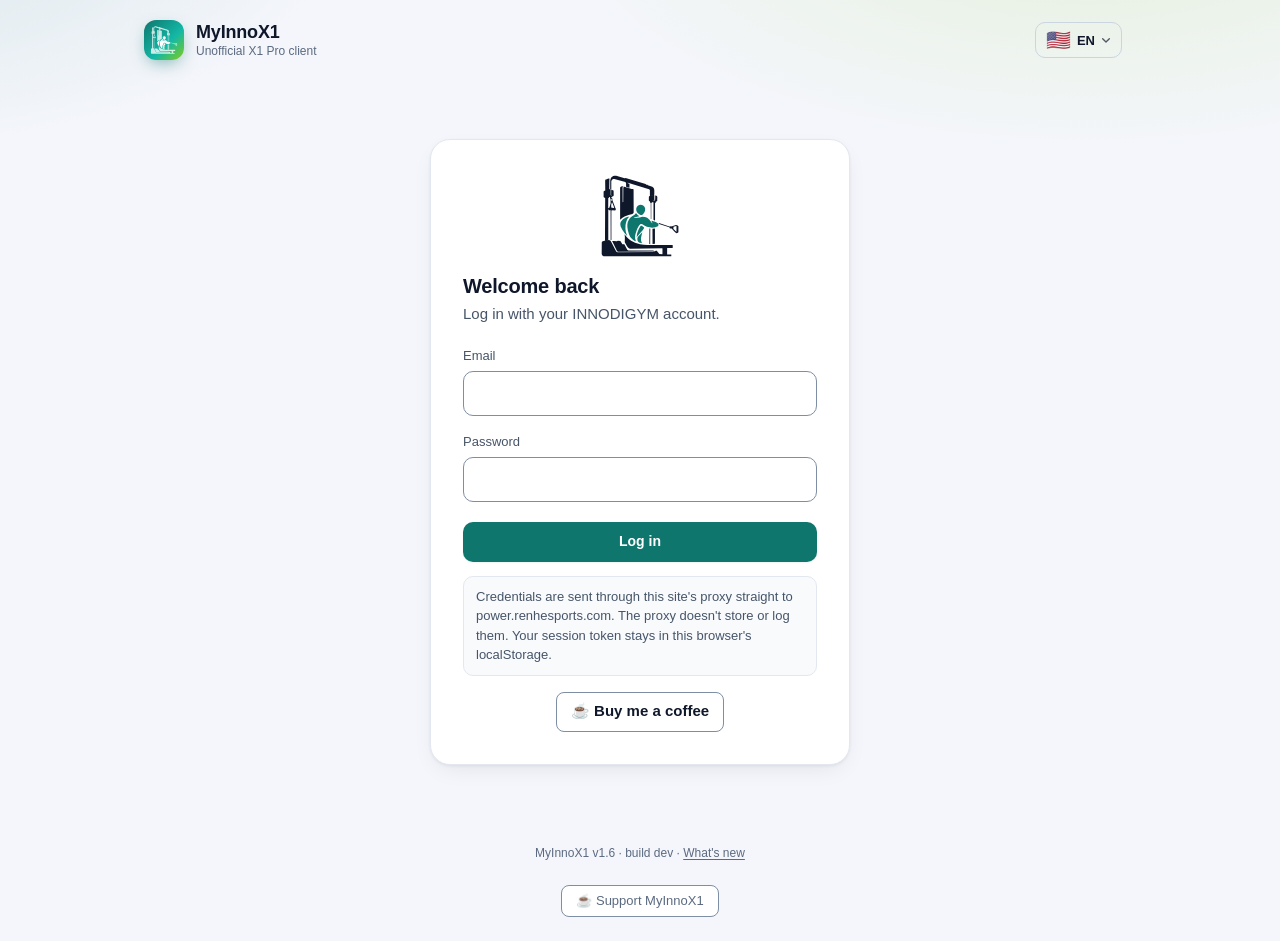
<file: static/index.html>
<!doctype html>
<html lang="en">
<head>
<meta charset="utf-8">
<meta name="viewport" content="width=device-width, initial-scale=1, viewport-fit=cover">
<meta name="theme-color" content="#f4f6fb">
<meta name="color-scheme" content="light dark">
<title>MyInnoX1 — Unofficial X1 Pro Client</title>
<link rel="icon" href="favicon.svg" type="image/svg+xml">
<link rel="icon" href="favicon-32.png" type="image/png" sizes="32x32">
<link rel="apple-touch-icon" href="apple-touch-icon.png">
<script>
// The app lives on its own domain; send old *.pages.dev links there (the API only answers on it).
if (/\.pages\.dev$/.test(location.hostname)) location.replace("https://myinnox1.carralabs.app" + location.pathname + location.search + location.hash);
</script>
<!-- Blocking boot script: resolves the theme before the stylesheet so there is no flash.
     Keep in sync with static/theme.js (same ids, same storage key). -->
<script>
(function () {
  var META = { default: "#f4f6fb", dark: "#0e1523", ember: "#faf4ec", tide: "#eef3fa", graphite: "#ececee", "fit-xmas": "#f3f8f5", hallowfit: "#120d1a" };
  var pref = "auto";
  try { pref = localStorage.getItem("innodigym_theme") || "auto"; } catch (e) {}
  if (pref !== "auto" && !Object.prototype.hasOwnProperty.call(META, pref)) pref = "auto";
  var id = pref;
  if (pref === "auto") {
    id = window.matchMedia && matchMedia("(prefers-color-scheme: dark)").matches ? "dark" : "default";
  }
  if (!Object.prototype.hasOwnProperty.call(META, id)) id = "default";
  var h = document.documentElement;
  h.setAttribute("data-theme", id);
  h.style.colorScheme = id === "dark" || id === "hallowfit" ? "dark" : "light";
  var m = document.querySelector('meta[name="theme-color"]');
  if (m) m.setAttribute("content", META[id]);
})();
</script>
<link rel="stylesheet" href="themes.css">
<link rel="stylesheet" href="style.css">
<link rel="stylesheet" href="theme-fx.css">
<link rel="stylesheet" href="theme-fx-xmas.css">
<link rel="stylesheet" href="theme-fx-halloween.css">
<link rel="stylesheet" href="activity-dashboard.css">
<link rel="stylesheet" href="activity-explorer.css">
<link rel="stylesheet" href="activity-report.css">
<link rel="stylesheet" href="training-export.css">
<link rel="stylesheet" href="exercise-progress.css">
</head>
<body>
<svg width="0" height="0" style="position:absolute" aria-hidden="true" focusable="false"><defs><symbol id="logo" viewBox="0 0 96 96"><path class="logo-machine" style="fill:var(--logo-machine,currentColor);fill-opacity:var(--logo-machine-op,1)" fill-rule="evenodd" d="M64.3 61.6l-2.7 0.4 0.1 16.5 2.6 -0.1zM58.3 61.6l-0.1 17 0.9 0.1 0.1 -16.9 -0.2 -0.2zM68.3 55.8l0 0.3 0.5 0.7 11.1 3.6 0.4 0.3 0.2 0.6 0.7 0.4 1.3 0 3.5 3.8 1.3 1.1 0.7 0.1 1.2 -0.3 0.7 -0.6 -0 -6.7 -0.5 -0.5 -1.1 -0.6 -1.1 -0.1 -4.1 1.2 -0.4 0.3 -0.5 -0.2 -2.1 0.2 -11.4 -3.7zM87.4 58.9l0.4 0.2 0 5.9 -0.2 0.2 -3.3 -3.3 0.3 -0.9 -0.1 -1.2zM29.9 15.5l-2.5 0.4 -0.9 0.7 -0.2 0.6 -0 35 2.6 -2.2 2.3 -1.4 4.3 -1.8 4.2 -1 1 -0.7 0.4 -0.8 -0.1 -25.1 -0.6 -0.6 -1.5 -0.1 -8 -2.4 -0.5 0.1 -0.6 0.9 -0.1 15.5 -0.4 0.3 -0.2 -0.2 -0.1 -15.7 0.2 -0.7 0.8 -0.7zM10.4 8.1l-0.3 0.5 -0.1 1.7 0.1 9.8 -1.3 0.5 -0.5 0.8 0 5.8 0.6 0.7 1.1 0.5 -0.2 46 0.6 0.3 -3.1 0.8 -0.7 0.7 -0.3 0.7 -0.1 12.6 0.6 1.4 0.8 0.7 0.9 0.4 73.6 -0.1 0.1 -1.7 -0.3 -0.3 -4.1 -0 -0.2 -0.2 -0 -6.5 0.2 -0.2 5.6 -0.1 0.3 -0.4 -0 -2.6 -0.4 -0.4 -27.5 0 -3.6 -0.2 -4.2 -0.6 -5.4 -1.6 -4.3 -2.1 -2.6 -2 -2.2 -2.2 -2.2 -2.7 -0.1 0.4 0.3 2.2 -0.1 6 2.6 4.6 1.4 1.7 1.6 0.7 35.3 -0.6 0.2 0.3 -0 6 -0.2 0.2 -3.2 -0.1 -2.6 -3.2 -0.9 -0.7 -1.7 1 -1.4 -1 -27.4 0 -1 -0.9 -3.2 -5.9 -2.1 -0 -2.2 -3.5 -2.7 -0.3 -1.1 0.5 -3.3 -0.2 -1.9 0.1 5.3 10.9 1 0.6 38.7 -0.2 0.7 0.5 -0.2 0.2 -39.5 0.2 -0.9 -0.3 -0.8 -0.8 -5.7 -11 -1.3 -1.1 -1 -0.1 -1.1 0.2 -0.2 -0.2 0.7 -0.2 0.1 -0.2 0 -33 0.2 -0.3 0.4 0.9 0.5 0.3 1.7 -0.2 -0.3 0.4 0.1 32.4 0.8 -0.1 0 -32.4 1.3 -0.1 2.7 0.2 0.6 -0.5 0.2 -0.5 -0.1 -1.1 -0.4 -0.6 -3.2 -8.4 -0.1 -2 -0.2 -0.3 -0.9 -0.4 0 -0.6 0.6 -0.3 0.5 -0.5 0.9 -0.4 0.6 -0.9 -0.1 -5.1 -0.6 -0.6 -0.5 0.1 -0.7 -0.5 -0.8 -0.1 -0.1 5.7 0.6 0.9 -0.4 0 -0.5 -0.5 -0.2 -0.6 -0 -5.3 -0.4 -0.7 1.1 -0 0 -8.8 0.7 -1.6 1.4 -0.9 1.2 -0 12 3.5 0.8 0.9 -0 4.1 3.4 1.1 0.3 -0.1 0 -4 -2.1 -1.1 0.4 -0.1 23.1 6.9 0.6 0.6 0.3 0.7 0 5.6 0.4 0.3 -0.9 0.3 -0.6 0.8 -0.1 3.8 0.3 0.7 1 0.6 0.1 1.2 0.7 0.5 0.1 17.5 0.5 0 -0 -17.6 0.2 -0.2 0.9 -0.1 0.3 -0.4 0 -0.4 0.6 -0.2 0.2 0.2 0 0.8 0.2 0.4 0 18.4 1.4 0.7 0.3 -0.1 0 -18.6 0.8 -0.8 0 -0.9 1.2 -0.5 0.4 -0.5 0.1 -4.3 -0.4 -0.9 -1.5 -0.7 -0.4 0.1 0 4.4 -0.2 0.3 -0.2 -0.1 -0.3 0.7 -0.5 0.5 -0.8 0.1 1 -1.1 -0 -5.2 -0.4 -0.1 -2.2 0.5 -0.6 -0.1 2.8 -0.6 0.4 -0.4 -0 -4.7 -0.3 -1.5 -0.6 -1.1 -1.3 -1.2 -4.9 -1.7 -0.3 -0.5 -1.3 0 -0.8 -0.7 -21.8 -6.7 -0.3 0 -0.2 0.4 -0.6 -0 -9.2 -2.7 -1.9 -0.2 -1.2 0.3 -0.9 0.5 -1.4 1.3 -0.7 1.4 -0.4 1.8 -0 9.4 -0.5 0.1 -0.5 -0.2 0.1 -10.2 0.3 -1.1 -1.4 -0.1 -2.5 0.9zM17.4 33.1l0.4 0.5 2 5.2 -0.1 0.4 -2.2 -0.1 -0.9 -0.3 -0 -3.3zM16.9 29.1l0.4 0.4 0 2.2 -0.2 0.2 -0.5 -0.7 -0 -1.8zM15.1 27.2l0.2 0.2 0 1.4 0.6 0.5 0 5.1 -1.2 4.2 -1.2 1 -0.2 -0.2 0.1 -11 0.8 -0.4 0.3 -0.8z"/><path class="logo-figure" style="fill:var(--logo-figure,currentColor)" fill-rule="evenodd" d="M50.5 65.9l-0.2 0 -3.8 4 -1 1.4 -0.4 1.2 0.1 1.9 0.8 1.6 1 0.8 1 0.5 2.2 0.5 -0.9 -2.5 -0.3 -2.4 0.5 -3.1zM49.9 58.6l-0.7 0 -0.6 0.4 -1.9 3.2 -1.6 4.1 -0.5 2.1 -0.2 2.4 0.4 -0.2 1.5 -1.9 4.4 -4.9 1.7 -2.5 0.1 -0.7zM36.1 48.7l-1.2 0.2 -2.4 0.8 -3.1 1.9 -2.1 2.4 -0.6 1.4 -0.2 1.2 0.3 2.6 1.7 3.6 2.8 4.1 1.7 1.9 1.1 0.9 -1 -2.6 -0.7 -2.6 -0.3 -2.5 0.1 -3.8 0.2 -1.5 0.9 -3.3 0.9 -2zM67.7 56.3l-0.8 -0.8 -1.7 -1 -4.4 -1.3 -0.3 0.3 1 2 -0 0.3 -0.3 -0 -2.9 -3.6 -1.5 -1.5 -1 -0.7 -2.3 -1 -3 -0.1 -2.7 0.6 -6.3 0.6 -0.1 -0.2 1.2 -0.6 4.7 -1.1 -1.8 -1.4 -1.7 -1.9 -0.3 -0 -1.4 1.7 -2.7 1.6 -2.3 2.1 -1.2 1.8 -1.2 2.5 -0.5 2.6 0 2.9 0.6 3.8 1.2 3.9 1.2 2.7 1.1 1.5 2 1.9 2 1.3 1.2 0.4 -0.8 -3.1 0 -2.7 0.3 -2 1.1 -3.5 0.9 -2.3 1.8 -3.3 1.2 -1.5 0.8 -0.4 1.3 0 3.1 1.9 2.3 1 2.9 0.7 2.9 0.3 3.5 -0.5 1.3 -0.4 1.4 -0.7 0.7 -1 0 -0.9zM48.1 35.8l-2.1 0.7 -1.4 1.5 -0.7 1.7 -0 2 0.8 2.1 1.3 1.5 2 1.3 0.6 0.2 1.4 -0 1.3 -0.8 1.4 -1.7 0.9 -2.3 -0 -2.4 -0.8 -1.8 -1 -1 -1.5 -0.8z"/></symbol></defs></svg>
<div id="app">
  <header>
    <div class="brand">
      <div class="brand-mark" aria-hidden="true">
        <svg viewBox="0 0 96 96" focusable="false"><use href="#logo"/></svg>
      </div>
      <h1>MyInnoX1 <span>Unofficial X1 Pro client</span></h1>
    </div>
    <div class="header-right">
      <div id="lang-menu">
        <button type="button" id="lang-btn" aria-haspopup="listbox" aria-expanded="false" aria-controls="lang-list" aria-label="Language" title="Language">
          <span class="lang-flag" aria-hidden="true">🇺🇸</span><span class="lang-code">EN</span>
          <svg class="lang-caret" viewBox="0 0 12 12" width="10" height="10" aria-hidden="true" focusable="false"><path d="M2 4.5l4 4 4-4" fill="none" stroke="currentColor" stroke-width="1.6" stroke-linecap="round" stroke-linejoin="round"/></svg>
        </button>
        <ul id="lang-list" role="listbox" tabindex="-1" aria-label="Language" hidden></ul>
      </div>
      <div id="userbar"></div>
    </div>
  </header>

  <section id="login-section">
    <svg class="logo-hero" viewBox="0 0 96 96" aria-hidden="true" focusable="false"><use href="#logo"/></svg>
    <h2>Welcome back</h2>
    <p class="lede">Log in with your INNODIGYM account.</p>
    <form id="login-form">
      <label>Email <input type="email" id="login-email" required autocomplete="username"></label>
      <label>Password <input type="password" id="login-password" required autocomplete="current-password"></label>
      <button type="submit">Log in</button>
    </form>
    <p id="login-error" class="error" hidden></p>
    <p class="hint">Credentials are sent through this site's proxy straight to power.renhesports.com. The proxy doesn't store or log them. Your session token stays in this browser's localStorage.</p>
    <p class="tip-row"><a class="tip-link" href="#" target="_blank" rel="noopener noreferrer" hidden>☕ Buy me a coffee</a></p>
  </section>

  <aside id="support-banner" class="support-banner" hidden>
    <span>Enjoying MyInnoX1? It's free and independent. A coffee helps keep it running.</span>
    <a class="tip-link" id="support-banner-link" href="#" target="_blank" rel="noopener noreferrer">☕ Buy me a coffee</a>
    <button type="button" id="support-banner-later" class="secondary">Maybe later</button>
  </aside>

  <nav id="tabs" aria-label="Main sections" hidden>
    <button class="tab-btn active" data-tab="programs"><svg viewBox="0 0 24 24" fill="none" stroke="currentColor" stroke-width="2" stroke-linecap="round" stroke-linejoin="round" aria-hidden="true"><rect x="3" y="4" width="18" height="16" rx="2"/><path d="M8 9h8M8 13h8M8 17h5"/></svg><span>Programs</span></button>
    <button class="tab-btn" data-tab="plans"><svg viewBox="0 0 24 24" fill="none" stroke="currentColor" stroke-width="2" stroke-linecap="round" stroke-linejoin="round" aria-hidden="true"><rect x="3" y="5" width="18" height="16" rx="2"/><path d="M8 3v4M16 3v4M3 10h18M8 15h3"/></svg><span>Plans</span></button>
    <button class="tab-btn" data-tab="actions"><svg viewBox="0 0 24 24" fill="none" stroke="currentColor" stroke-width="2" stroke-linecap="round" stroke-linejoin="round" aria-hidden="true"><path d="M6.5 6.5v11M17.5 6.5v11M3 9v6M21 9v6M6.5 12h11"/></svg><span>Actions</span></button>
    <button class="tab-btn" data-tab="history"><svg viewBox="0 0 24 24" fill="none" stroke="currentColor" stroke-width="2" stroke-linecap="round" stroke-linejoin="round" aria-hidden="true"><path d="M3 12a9 9 0 1 0 3-6.7L3 8"/><path d="M3 3v5h5M12 7v5l3 2"/></svg><span>History</span></button>
    <button class="tab-btn" data-tab="fitness"><svg viewBox="0 0 24 24" fill="none" stroke="currentColor" stroke-width="2" stroke-linecap="round" stroke-linejoin="round" aria-hidden="true"><path d="M3 12h4l3-8 4 16 3-8h4"/></svg><span>Fitness</span></button>
    <button class="tab-btn" data-tab="profile"><svg viewBox="0 0 24 24" fill="none" stroke="currentColor" stroke-width="2" stroke-linecap="round" stroke-linejoin="round" aria-hidden="true"><circle cx="12" cy="8" r="4"/><path d="M4 21a8 8 0 0 1 16 0"/></svg><span>Profile</span></button>
  </nav>

  <section id="main-section" hidden>

    <!-- PROGRAMS -->
    <div id="tab-programs" class="tab-panel">
      <div id="pg-seg" class="pl-seg mv-seg" role="group" aria-label="Programs view">
        <button type="button" id="pg-seg-courses" data-view="courses" aria-pressed="true">Courses</button>
        <button type="button" id="pg-seg-mine" data-view="mine" aria-pressed="false">My programs</button>
      </div>

      <div id="programs-courses">
        <div class="row-between">
          <h2>Courses</h2>
          <button id="cs-reset" class="secondary" type="button" hidden>Reset</button>
        </div>
        <div class="mv-search">
          <label for="cs-search" class="sr-only">Search courses</label>
          <svg viewBox="0 0 24 24" fill="none" stroke="currentColor" stroke-width="2" stroke-linecap="round" stroke-linejoin="round" aria-hidden="true"><circle cx="11" cy="11" r="7"/><path d="m20 20-3.5-3.5"/></svg>
          <input id="cs-search" type="text" placeholder="Enter a name" autocomplete="off" enterkeyhint="search">
        </div>
        <div id="cs-topics" class="mv-chips cs-topics" role="group" aria-label="Topic"></div>
        <div class="cs-filter-bar">
          <button type="button" id="cs-filters-btn" class="secondary" aria-expanded="false" aria-controls="cs-panel">Filters <span id="cs-badge" class="cs-badge" hidden></span></button>
        </div>
        <div id="cs-panel" class="cs-panel" hidden></div>
        <p id="cs-count" class="meta mv-count" aria-live="polite"></p>
        <div id="cs-results"></div>
      </div>

      <div id="programs-mine" hidden>
      <div id="list-view">
        <div class="row-between">
          <h2>Your Custom Programs</h2>
          <div>
            <button id="new-program-btn">New Program</button>
            <button id="import-program-btn" class="secondary" type="button">Import</button>
            <button id="export-all-btn" class="secondary" type="button">Export all</button>
            <input type="file" id="pio-file" accept=".json,application/json" hidden aria-label="Import programs file">
            <button id="refresh-btn" class="secondary">Refresh</button>
          </div>
        </div>
        <div id="program-list"></div>
      </div>
      <div id="editor" hidden>
        <div class="row-between">
          <h2 id="editor-title">Edit Program</h2>
          <button id="back-btn" class="secondary">&larr; Back to list</button>
        </div>
        <div class="editor-top">
          <label class="name-field">Name <input id="edit-name" type="text"></label>
          <div class="cover-field">
            <span>Cover</span>
            <button type="button" id="cover-thumb-btn" class="cover-thumb-btn" aria-label="Change cover" aria-haspopup="dialog">
              <img id="cover-thumb" alt="">
              <span class="cover-badge" aria-hidden="true">Edit</span>
            </button>
          </div>
        </div>
        <div class="steps-toolbar">
          <label for="steps-mode-all">Set mode for all steps</label>
          <select id="steps-mode-all"></select>
        </div>
        <div class="table-wrap"><table id="steps-table">
          <thead><tr><th class="reorder-col"></th><th></th><th>#</th><th>Action</th><th class="fld">Reps</th><th class="fld"><span data-unit-src="Load (kg)">Load (kg)</span></th><th class="fld">Rest (s)</th><th class="fld">Sets</th><th></th></tr></thead>
          <tbody id="steps-body"></tbody>
        </table></div>
        <p id="steps-extra" class="meta" hidden></p>
        <button id="add-action-btn" class="secondary" type="button">+ Add action</button>
        <div class="actions">
          <button id="save-btn">Save changes</button>
          <button id="delete-program-btn" class="danger-btn" type="button">Delete program</button>
          <span id="save-status"></span>
        </div>
      </div>
      </div>
    </div>

    <!-- PLANS -->
    <div id="tab-plans" class="tab-panel" hidden>
      <div id="plans-list-view">
        <div class="row-between">
          <h2>Training Plans</h2>
          <div>
            <button id="plans-new-btn" type="button">New Plan</button>
            <button id="plans-refresh-btn" class="secondary" type="button">Refresh</button>
          </div>
        </div>
        <div id="plans-list" aria-live="polite"></div>
      </div>
      <div id="plans-wizard" hidden>
        <div class="row-between">
          <h2 id="pl-title" tabindex="-1">New plan</h2>
          <button id="pl-cancel" class="secondary" type="button">&larr; Back to plans</button>
        </div>
        <ol id="pl-stepper" class="pl-stepper" aria-label="Plan steps"></ol>
        <div id="pl-banner"></div>
        <div id="pl-step"></div>
        <div class="pl-footer">
          <div id="pl-footer-msg" aria-live="polite"></div>
          <div class="pl-footer-btns">
            <button id="pl-back" class="secondary" type="button">Back</button>
            <button id="pl-next" type="button">Next</button>
            <button id="pl-save" type="button">Save plan</button>
          </div>
        </div>
      </div>
    </div>

    <!-- ACTION PICKER MODAL -->
    <div id="action-picker-backdrop" hidden>
      <div id="action-picker">
        <div class="row-between">
          <h3 class="no-margin">Add an action</h3>
          <button id="picker-close-btn" class="secondary">Close</button>
        </div>
        <input id="picker-search" type="text" placeholder="Search actions…" autocomplete="off">
        <div id="picker-chips"></div>
        <div id="picker-results"></div>
      </div>
    </div>

    <!-- ACTIONS -->
    <div id="tab-actions" class="tab-panel" hidden>
      <div id="mv-seg" class="pl-seg mv-seg" role="group" aria-label="Actions view">
        <button type="button" id="mv-seg-library" data-view="library" aria-pressed="true">Library</button>
        <button type="button" id="mv-seg-mine" data-view="mine" aria-pressed="false">My actions</button>
      </div>

      <div id="actions-library">
        <div class="row-between">
          <h2>Movements</h2>
          <div>
            <button id="ai-menu-btn" class="secondary" type="button" aria-expanded="false" aria-controls="ai-menu">Use with AI</button>
            <button id="mv-reset" class="secondary" type="button" hidden>Reset</button>
          </div>
        </div>
        <div id="ai-menu" class="ai-menu" hidden>
          <p class="meta">Ask ChatGPT, Claude or another AI to build routines for you. Copy the prompt, paste it in the chat and add your goal. Then bring the answer back with Import &gt; Paste JSON.</p>
          <label class="ai-check"><input type="checkbox" id="ai-custom" checked> <span>Include my custom actions</span></label>
          <p class="meta ai-note">Custom action ids only work in this account.</p>
          <div class="ai-actions">
            <button id="ai-copy" type="button">Copy AI prompt</button>
            <button id="ai-dl-lib" class="secondary" type="button">Download library (.json)</button>
            <button id="ai-dl-guide" class="secondary" type="button">Download format guide (.md)</button>
          </div>
          <p id="ai-status" class="meta" role="status" aria-live="polite"></p>
          <div id="ai-fallback" hidden>
            <label for="ai-fallback-text" class="meta">Copy this text manually:</label>
            <textarea id="ai-fallback-text" readonly rows="6"></textarea>
          </div>
        </div>
        <div class="mv-search">
          <label for="mv-search" class="sr-only">Search movements</label>
          <svg viewBox="0 0 24 24" fill="none" stroke="currentColor" stroke-width="2" stroke-linecap="round" stroke-linejoin="round" aria-hidden="true"><circle cx="11" cy="11" r="7"/><path d="m20 20-3.5-3.5"/></svg>
          <input id="mv-search" type="text" placeholder="Enter a name" autocomplete="off" enterkeyhint="search">
        </div>
        <div id="mv-filters" class="mv-filters"></div>
        <p id="mv-count" class="meta mv-count" aria-live="polite"></p>
        <div id="mv-results"></div>
      </div>

      <div id="actions-mine" hidden>
      <div class="row-between">
        <h2>Your Custom Actions</h2>
        <button id="actions-refresh-btn" class="secondary">Refresh</button>
      </div>
      <div id="actions-list"></div>

      <h3 id="ca-heading">Add a custom action</h3>
      <form id="action-add-form" class="ca-form">
        <label>Name <input type="text" id="new-action-name" required></label>
        <fieldset><legend>Part</legend><div class="ca-chips" id="ca-parts" data-multi="1"></div></fieldset>
        <fieldset><legend>Difficulty</legend><div class="ca-chips" id="ca-level"></div></fieldset>
        <fieldset><legend>Type</legend><div class="ca-chips" id="ca-type"></div></fieldset>
        <fieldset><legend>Attributes</legend>
          <div class="ca-chips" id="ca-equip"></div>
          <div class="ca-chips" id="ca-count"></div>
        </fieldset>
        <fieldset id="ca-weight-set"><legend>Weight mode</legend><div class="ca-chips" id="ca-weight"></div></fieldset>
        <fieldset class="ca-pic">
          <legend>Picture</legend>
          <img id="ca-pic-preview" class="ca-pic-preview" alt="" hidden>
          <div class="ca-pic-actions">
            <button type="button" id="ca-pic-btn" class="secondary">Choose image</button>
            <button type="button" id="ca-pic-clear" class="secondary" hidden>Remove picture</button>
          </div>
          <input type="file" id="ca-pic-input" accept="image/jpeg,image/png" hidden>
        </fieldset>
        <div class="ca-actions"><button type="submit" id="ca-submit">Add</button><button type="button" id="ca-cancel" class="secondary" hidden>Cancel</button></div>
      </form>
      <p id="action-add-status"></p>
      </div>
    </div>

    <!-- HISTORY -->
    <div id="tab-history" class="tab-panel" hidden>
      <!-- Sub-views of the History tab. Owners: dashboard (#act-dashboard, #act-medals), explorer (#act-explorer), report (#act-report), exercise list (#ex-list), exercise progress (#ex-progress). Only one is visible at a time. -->
      <div id="act-dashboard">
        <div class="row-between">
          <h2>Workout History</h2>
          <button id="history-refresh-btn" class="secondary">Refresh (last 180 days)</button>
        </div>
        <div id="history-list"></div>
        <div class="tip-card tip-contextual" hidden>
          <p class="hint-sm">Enjoying your stats? MyInnoX1 is free and independent. A coffee helps keep it running.</p>
          <a class="tip-link" href="#" target="_blank" rel="noopener noreferrer">☕ Buy me a coffee</a>
        </div>
      </div>
      <div id="act-medals" hidden></div>
      <div id="act-explorer" hidden></div>
      <div id="act-report" hidden></div>
      <div id="ex-list" hidden></div>
      <div id="ex-progress" hidden></div>
    </div>

    <!-- FITNESS -->
    <div id="tab-fitness" class="tab-panel" hidden>
      <h2>Fitness Level</h2>
      <div id="fitness-body"></div>
      <div class="tip-card tip-contextual" hidden>
        <p class="hint-sm">Enjoying your stats? MyInnoX1 is free and independent. A coffee helps keep it running.</p>
        <a class="tip-link" href="#" target="_blank" rel="noopener noreferrer">☕ Buy me a coffee</a>
      </div>
    </div>

    <!-- PROFILE -->
    <div id="tab-profile" class="tab-panel" hidden>
      <h2>Profile</h2>
      <p><button type="button" id="profile-activity-btn" class="secondary">Open activity explorer</button></p>
      <div class="tip-card" hidden>
        <p class="hint-sm">Free, independent and unofficial. If it saves you time, a coffee helps keep it running. Nothing is locked behind it.</p>
        <a class="tip-link" href="#" target="_blank" rel="noopener noreferrer">☕ Buy me a coffee</a>
      </div>
      <fieldset id="theme-picker" class="theme-picker">
        <legend>Theme</legend>
        <p class="hint-sm">Saved on this device only.</p>
        <div class="theme-grid" role="radiogroup" aria-label="Theme">
          <label class="theme-card">
            <input type="radio" name="theme" value="auto">
            <span class="theme-mini theme-mini-auto" aria-hidden="true">
              <span class="tm-half" data-theme="default"><i class="tm-bar"></i><i class="tm-card"><b></b><b></b><u></u></i></span>
              <span class="tm-half tm-half-b" data-theme="dark"><i class="tm-bar"></i><i class="tm-card"><b></b><b></b><u></u></i></span>
            </span>
            <span class="theme-name">Auto</span>
            <span class="theme-desc">Follows your device</span>
          </label>
          <label class="theme-card">
            <input type="radio" name="theme" value="default">
            <span class="theme-mini" data-theme="default" aria-hidden="true"><i class="tm-bar"></i><i class="tm-card"><b></b><b></b><u></u></i></span>
            <span class="theme-name">Teal Classic</span>
            <span class="theme-desc">The current look, fresh teal with a lime spark</span>
          </label>
          <label class="theme-card">
            <input type="radio" name="theme" value="dark">
            <span class="theme-mini" data-theme="dark" aria-hidden="true"><i class="tm-bar"></i><i class="tm-card"><b></b><b></b><u></u></i></span>
            <span class="theme-name">Midnight</span>
            <span class="theme-desc">Deep dark theme, easy on the eyes at night</span>
          </label>
          <label class="theme-card">
            <input type="radio" name="theme" value="ember">
            <span class="theme-mini" data-theme="ember" aria-hidden="true"><i class="tm-bar"></i><i class="tm-card"><b></b><b></b><u></u></i></span>
            <span class="theme-name">Ember</span>
            <span class="theme-desc">Warm amber-brown and sand</span>
          </label>
          <label class="theme-card">
            <input type="radio" name="theme" value="tide">
            <span class="theme-mini" data-theme="tide" aria-hidden="true"><i class="tm-bar"></i><i class="tm-card"><b></b><b></b><u></u></i></span>
            <span class="theme-name">Tide</span>
            <span class="theme-desc">Cool, calm blue</span>
          </label>
          <label class="theme-card">
            <input type="radio" name="theme" value="graphite">
            <span class="theme-mini" data-theme="graphite" aria-hidden="true"><i class="tm-bar"></i><i class="tm-card"><b></b><b></b><u></u></i></span>
            <span class="theme-name">Graphite</span>
            <span class="theme-desc">High contrast, black on white</span>
          </label>
          <label class="theme-card">
            <input type="radio" name="theme" value="fit-xmas">
            <span class="theme-mini" data-theme="fit-xmas" aria-hidden="true"><i class="tm-bar"></i><i class="tm-card"><b></b><b></b><u></u></i></span>
            <span class="theme-name">FitMas</span>
            <span class="theme-desc">Snowy nights and twinkling lights</span>
          </label>
          <label class="theme-card">
            <input type="radio" name="theme" value="hallowfit">
            <span class="theme-mini" data-theme="hallowfit" aria-hidden="true"><i class="tm-bar"></i><i class="tm-card"><b></b><b></b><u></u></i></span>
            <span class="theme-name">HallowFit</span>
            <span class="theme-desc">Pumpkins, cobwebs and creeping spiders</span>
          </label>
        </div>
        <p id="theme-live" class="sr-only" aria-live="polite"></p>
      </fieldset>
      <fieldset id="fx-picker" class="fx-picker">
        <legend>Seasonal decorations</legend>
        <p class="hint-sm">Animated extras for FitMas and HallowFit. They never block the app.</p>
        <div class="fx-seg" role="radiogroup" aria-label="Seasonal decorations">
          <label><input type="radio" name="fx" value="full"><span>Full</span></label>
          <label><input type="radio" name="fx" value="subtle"><span>Subtle</span></label>
          <label><input type="radio" name="fx" value="off"><span>Off</span></label>
        </div>
        <p id="fx-note" class="hint-sm" hidden>Applies when you pick FitMas or HallowFit.</p>
      </fieldset>
      <form id="profile-form" class="inline-form stacked">
        <label>Nickname <input type="text" id="p-nickName"></label>
        <label>Birthday <input type="date" id="p-birthday"></label>
        <label>Sex
          <select id="p-sex"><option value="1">Male</option><option value="2">Female</option></select>
        </label>
        <label>Units
          <select id="p-unit"><option value="0">Metric</option><option value="1">Imperial</option></select>
        </label>
        <label>Daily training goal (min) <input type="number" id="p-trainingTime" min="0"></label>
        <label><span data-unit-src="Target weight (kg)">Target weight (kg)</span> <input type="number" id="p-targetWeight" min="0" step="0.1"></label>
        <label class="readonly-field">Height (cm) <input type="number" id="p-height" disabled>
          <small>Currently fails on INNODIGYM's server for any value (confirmed 500) — edit in the official app.</small>
        </label>
        <label class="readonly-field"><span data-unit-src="Weight (kg)">Weight (kg)</span> <input type="number" id="p-weight" disabled>
          <small>Same server-side issue as height.</small>
        </label>
        <button type="submit">Save changes</button>
      </form>
      <p id="profile-status"></p>
    </div>

  </section>

  <!-- IMAGE / VIDEO LIGHTBOX -->
  <div id="lightbox-backdrop" hidden>
    <div id="lightbox">
      <div class="row-between">
        <h3 class="no-margin" id="lightbox-title"></h3>
        <button id="lightbox-close-btn" class="secondary">Close</button>
      </div>
      <div id="lightbox-media"></div>
    </div>
  </div>

  <!-- COURSE DETAIL (read-only) -->
  <div id="course-modal-backdrop" hidden>
    <div id="course-modal" role="dialog" aria-modal="true" aria-labelledby="course-modal-title">
      <div class="row-between">
        <h3 class="no-margin" id="course-modal-title"></h3>
        <button id="course-modal-close-btn" class="secondary" type="button">Close</button>
      </div>
      <div id="course-modal-body"></div>
    </div>
  </div>

  <!-- COVER PICKER -->
  <div id="cover-modal-backdrop" hidden>
    <div id="cover-modal" role="dialog" aria-modal="true" aria-labelledby="cover-modal-title">
      <div class="row-between">
        <h3 class="no-margin" id="cover-modal-title">Choose a cover</h3>
        <button id="cover-modal-close-btn" class="secondary" type="button">Close</button>
      </div>
      <div id="cover-grid"></div>
    </div>
  </div>

  <!-- PROGRAM CLONE / IMPORT -->
  <div id="texp-backdrop" hidden>
    <div id="texp-modal" role="dialog" aria-modal="true" aria-labelledby="texp-title">
      <div class="row-between">
        <h3 class="no-margin" id="texp-title" tabindex="-1"></h3>
        <button id="texp-close" class="secondary" type="button"></button>
      </div>
      <div id="texp-body"></div>
      <p id="texp-live" class="sr-only" aria-live="polite"></p>
    </div>
  </div>

  <div id="pio-modal-backdrop" hidden>
    <div id="pio-modal" role="dialog" aria-modal="true" aria-labelledby="pio-modal-title">
      <div class="row-between">
        <h3 class="no-margin" id="pio-modal-title"></h3>
        <button id="pio-modal-close-btn" class="secondary" type="button">Close</button>
      </div>
      <div id="pio-modal-body"></div>
    </div>
  </div>

  <div id="toast" role="status" aria-live="polite" hidden></div>
</div>
<footer id="app-version" class="app-version" hidden></footer>
<p class="tip-row footer-tip"><a class="tip-link tip-link-quiet" href="#" target="_blank" rel="noopener noreferrer" hidden>☕ Support MyInnoX1</a></p>
<script src="i18n-de.js"></script>
<script src="i18n-fr.js"></script>
<script src="i18n-it.js"></script>
<script src="i18n-ko.js"></script>
<script src="i18n-zh.js"></script>
<script src="i18n-ja.js"></script>
<script src="i18n.js"></script>
<script src="units-core.js"></script>
<script src="weight-mode-core.js"></script>
<script src="step-mode-core.js"></script>
<script src="units.js"></script>
<script src="theme-core.js"></script>
<script src="theme.js"></script>
<script src="theme-fx-core.js"></script>
<script src="theme-fx.js"></script>
<script src="theme-fx-xmas.js"></script>
<script src="theme-fx-halloween.js"></script>
<script src="planner-core.js"></script>
<script src="movements-core.js"></script>
<script src="custom-action-core.js"></script>
<script src="courses-core.js"></script>
<script src="ai-kit-core.js"></script>
<script src="program-io-core.js"></script>
<script src="fitness-core.js"></script>
<script src="vendor/chart.umd.min.js"></script>
<script src="activity-core.js"></script>
<script src="exercise-progress-core.js"></script>
<script src="training-export-core.js"></script>
<script src="version.js"></script>
<script src="changelog-core.js"></script>
<script src="footer-version.js"></script>
<script src="app.js"></script>
<script src="program-io.js"></script>
<script src="ai-kit.js"></script>
<script src="planner.js"></script>
<script src="movements.js"></script>
<script src="courses.js"></script>
<script src="fitness.js"></script>
<script src="activity-report.js"></script>
<script src="activity-explorer.js"></script>
<script src="activity-dashboard.js"></script>
<script src="exercise-progress.js"></script>
<script src="exercise-list.js"></script>
<script src="training-export.js"></script>
</body>
</html>
</file>
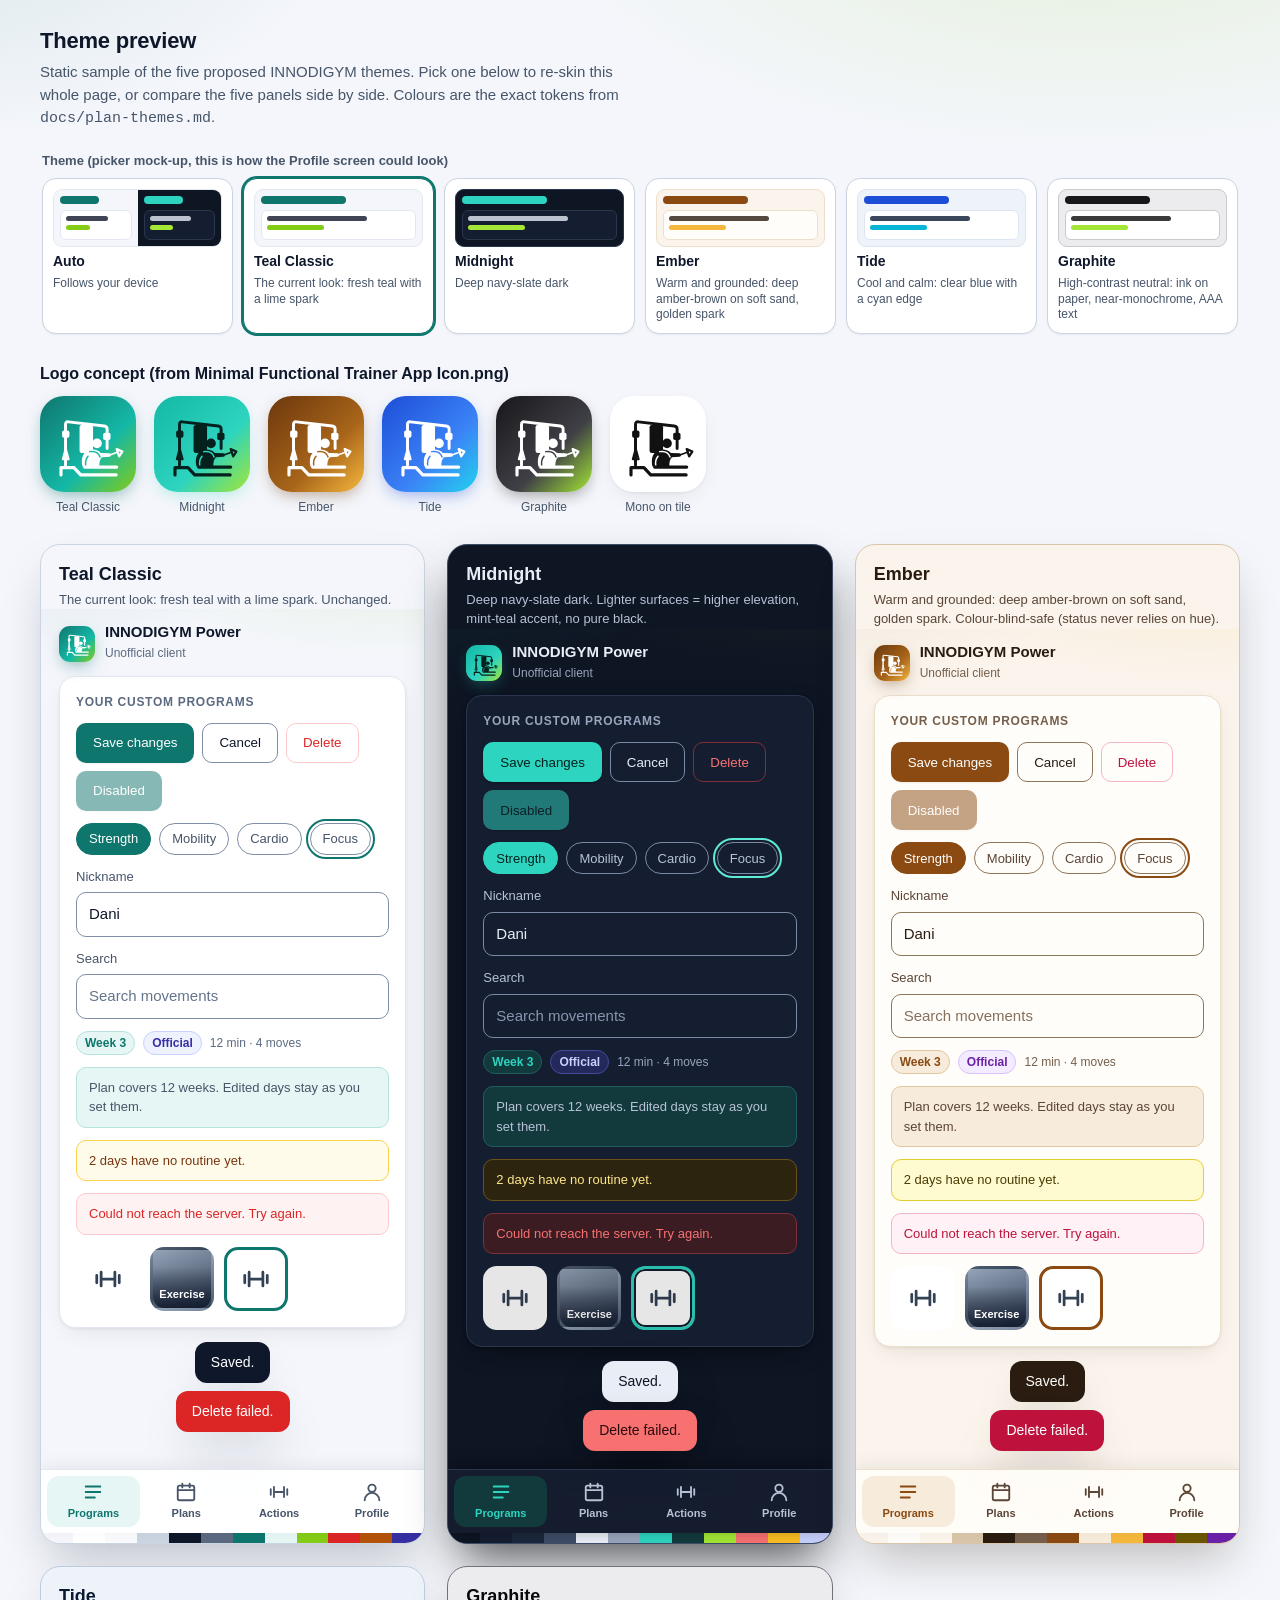
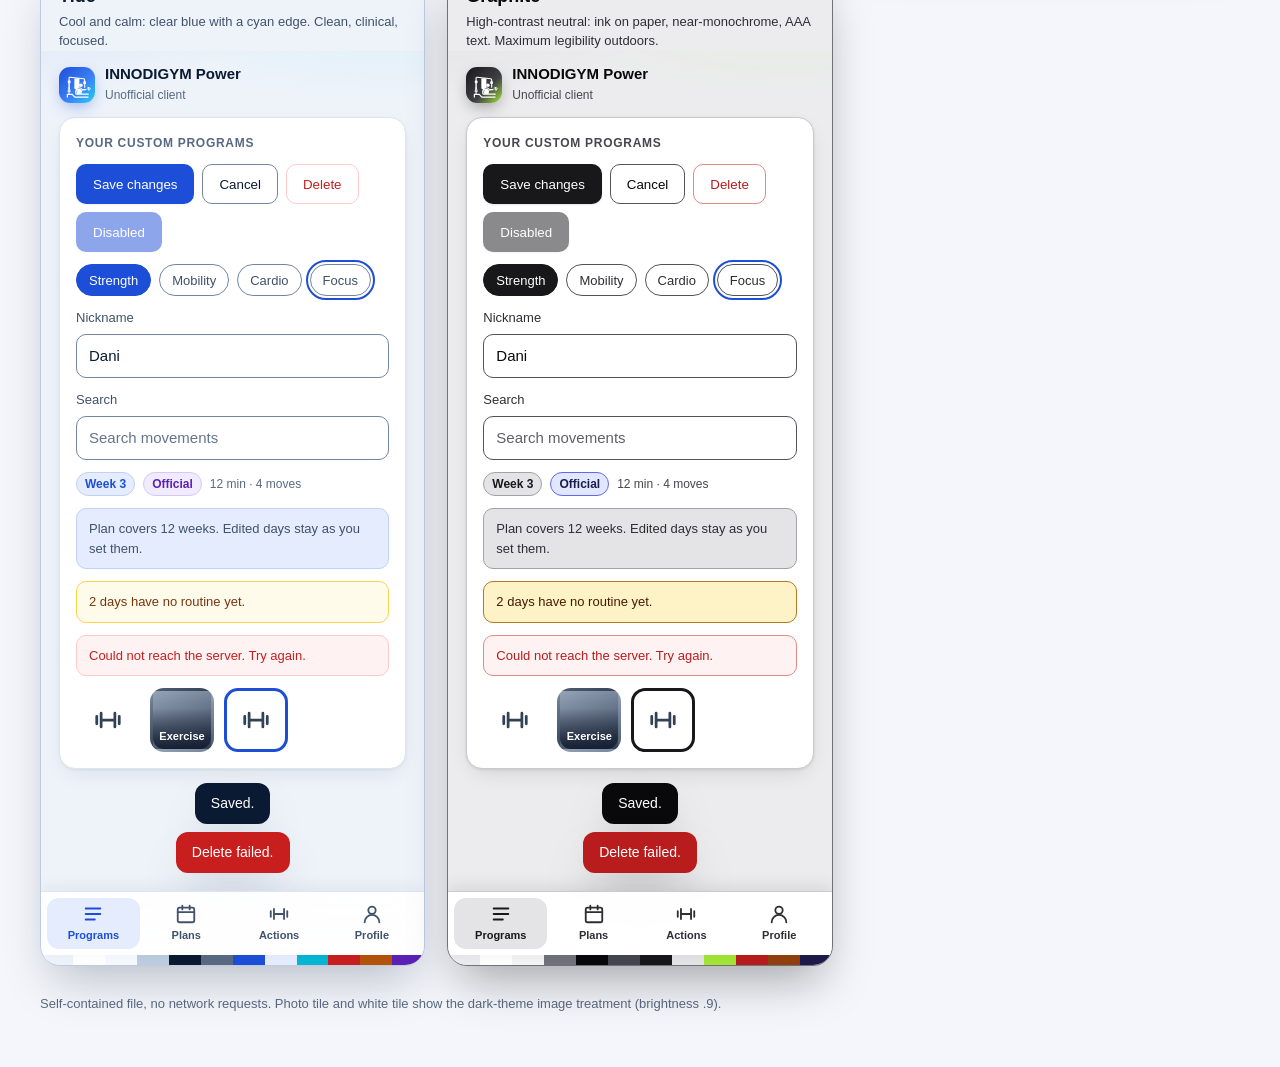
<file: docs/theme-preview.html>
<!doctype html>
<html lang="en" data-theme="default">
<head><meta charset="utf-8"><meta name="viewport" content="width=device-width,initial-scale=1">
<title>INNODIGYM themes preview</title>
<style>
[data-theme="default"] {
  color-scheme: light;
  --bg: #f4f6fb;
  --surface: #ffffff;
  --surface-2: #f8fafc;
  --border: #e3e8f0;
  --border-strong: #cbd5e1;
  --input-border: #7e8ea4;
  --border-hover: #94a3b8;
  --text: #0f172a;
  --text-2: #475569;
  --muted: #5b6a80;
  --placeholder: #64748b;
  --primary: #0f766e;
  --primary-hover: #115e59;
  --primary-soft: #e6f6f4;
  --primary-border: #b6e3dd;
  --on-primary: #ffffff;
  --accent: #84cc16;
  --danger: #dc2626;
  --danger-soft: #fef2f2;
  --danger-border: #fecaca;
  --danger-text: #b91c1c;
  --on-danger: #ffffff;
  --ok: #15803d;
  --warn: #b45309;
  --warn-soft: #fffbeb;
  --warn-border: #fcd34d;
  --warn-text: #78350f;
  --warn-hover: #fef3c7;
  --chip-official-bg: #eef2ff;
  --chip-official-fg: #3730a3;
  --chip-official-border: #c7d2fe;
  --toast-bg: #0f172a;
  --toast-fg: #ffffff;
  --tabbar-bg: rgba(255,255,255,.92);
  --scrim: rgba(15,23,42,.5);
  --scrim-strong: rgba(15,23,42,.7);
  --focus: #0f766e;
  --ring: 0 0 0 3px rgba(15,118,110,.25);
  --brand-1: #0f766e;
  --brand-2: #14b8a6;
  --brand-3: #84cc16;
  --brand-fg: #ffffff;
  --brand-shadow: 0 6px 16px -4px rgba(15,118,110,.5);
  --glow-1: rgba(132,204,22,.14);
  --glow-2: rgba(15,118,110,.12);
  --shadow-sm: 0 1px 2px rgba(15,23,42,.06);
  --shadow: 0 1px 3px rgba(15,23,42,.06), 0 8px 24px -8px rgba(15,23,42,.10);
  --shadow-lg: 0 24px 48px -12px rgba(15,23,42,.25);
  --shadow-hover: 0 6px 16px rgba(15,23,42,.12);
  --shadow-menu: 0 10px 30px rgba(15,23,42,.18);
  --shadow-tabbar: 0 -4px 16px rgba(15,23,42,.06);
  --img-filter: none;
}
[data-theme="dark"] {
  color-scheme: dark;
  --bg: #0e1523;
  --surface: #151e30;
  --surface-2: #1c273b;
  --border: #2a364d;
  --border-strong: #3d4c66;
  --input-border: #7a8aa6;
  --border-hover: #9aa9c2;
  --text: #e8edf6;
  --text-2: #b7c2d6;
  --muted: #98a5bc;
  --placeholder: #8795ae;
  --primary: #2dd4bf;
  --primary-hover: #5eead4;
  --primary-soft: #123a3d;
  --primary-border: #1f5d5c;
  --on-primary: #04211e;
  --accent: #a3e635;
  --danger: #f87171;
  --danger-soft: #3a1c22;
  --danger-border: #7f2f38;
  --danger-text: #fca5a5;
  --on-danger: #2a0a0c;
  --ok: #4ade80;
  --warn: #fbbf24;
  --warn-soft: #2d2410;
  --warn-border: #6b5316;
  --warn-text: #fde68a;
  --warn-hover: #3a2e12;
  --chip-official-bg: #25285a;
  --chip-official-fg: #c7d2fe;
  --chip-official-border: #454a99;
  --toast-bg: #e8edf6;
  --toast-fg: #0e1523;
  --tabbar-bg: rgba(21,30,48,.92);
  --scrim: rgba(3,7,16,.65);
  --scrim-strong: rgba(3,7,16,.82);
  --focus: #5eead4;
  --ring: 0 0 0 3px rgba(94,234,212,.35);
  --brand-1: #14b8a6;
  --brand-2: #2dd4bf;
  --brand-3: #a3e635;
  --brand-fg: #04211e;
  --brand-shadow: 0 6px 16px -4px rgba(45,212,191,.35);
  --glow-1: rgba(163,230,53,.05);
  --glow-2: rgba(45,212,191,.09);
  --shadow-sm: 0 1px 2px rgba(0,0,0,.40);
  --shadow: 0 1px 3px rgba(0,0,0,.40), 0 8px 24px -8px rgba(0,0,0,.55);
  --shadow-lg: 0 24px 48px -12px rgba(0,0,0,.70);
  --shadow-hover: 0 6px 16px rgba(0,0,0,.50);
  --shadow-menu: 0 10px 30px rgba(0,0,0,.60);
  --shadow-tabbar: 0 -4px 16px rgba(0,0,0,.35);
  --img-filter: brightness(.9);
}
[data-theme="ember"] {
  color-scheme: light;
  --bg: #faf4ec;
  --surface: #fffdf9;
  --surface-2: #fbf5ec;
  --border: #ecdfcc;
  --border-strong: #d9c6aa;
  --input-border: #8d765a;
  --border-hover: #a38b6c;
  --text: #2a1c11;
  --text-2: #5a4536;
  --muted: #755f4c;
  --placeholder: #85705c;
  --primary: #8a4a12;
  --primary-hover: #6b370c;
  --primary-soft: #f7ebdc;
  --primary-border: #e2c7a0;
  --on-primary: #ffffff;
  --accent: #f5b83d;
  --danger: #be123c;
  --danger-soft: #fff1f5;
  --danger-border: #f5b5c8;
  --danger-text: #9f1239;
  --on-danger: #ffffff;
  --ok: #3f7a1a;
  --warn: #6b5600;
  --warn-soft: #fffbd1;
  --warn-border: #e3cf2c;
  --warn-text: #4a3b00;
  --warn-hover: #fff3a0;
  --chip-official-bg: #f3ebff;
  --chip-official-fg: #6b21a8;
  --chip-official-border: #d9c2fa;
  --toast-bg: #2a1c11;
  --toast-fg: #fffdf9;
  --tabbar-bg: rgba(255,253,249,.92);
  --scrim: rgba(42,28,17,.5);
  --scrim-strong: rgba(42,28,17,.72);
  --focus: #8a4a12;
  --ring: 0 0 0 3px rgba(138,74,18,.28);
  --brand-1: #6b370c;
  --brand-2: #a8651a;
  --brand-3: #f5b83d;
  --brand-fg: #ffffff;
  --brand-shadow: 0 6px 16px -4px rgba(107,55,12,.45);
  --glow-1: rgba(245,184,61,.18);
  --glow-2: rgba(138,74,18,.09);
  --shadow-sm: 0 1px 2px rgba(42,28,17,.07);
  --shadow: 0 1px 3px rgba(42,28,17,.07), 0 8px 24px -8px rgba(42,28,17,.12);
  --shadow-lg: 0 24px 48px -12px rgba(42,28,17,.28);
  --shadow-hover: 0 6px 16px rgba(42,28,17,.14);
  --shadow-menu: 0 10px 30px rgba(42,28,17,.20);
  --shadow-tabbar: 0 -4px 16px rgba(42,28,17,.07);
  --img-filter: none;
}
[data-theme="tide"] {
  color-scheme: light;
  --bg: #eef3fa;
  --surface: #ffffff;
  --surface-2: #f5f8fd;
  --border: #dce5f1;
  --border-strong: #bccbe0;
  --input-border: #74869f;
  --border-hover: #8697b1;
  --text: #0b1a33;
  --text-2: #40526c;
  --muted: #586982;
  --placeholder: #64748f;
  --primary: #1d4ed8;
  --primary-hover: #1e40af;
  --primary-soft: #e4ecfd;
  --primary-border: #bfd1f8;
  --on-primary: #ffffff;
  --accent: #06b6d4;
  --danger: #c81e1e;
  --danger-soft: #fef2f2;
  --danger-border: #fecaca;
  --danger-text: #a61b1b;
  --on-danger: #ffffff;
  --ok: #15803d;
  --warn: #b45309;
  --warn-soft: #fffbeb;
  --warn-border: #fcd34d;
  --warn-text: #78350f;
  --warn-hover: #fef3c7;
  --chip-official-bg: #f1ebff;
  --chip-official-fg: #5b21b6;
  --chip-official-border: #d6c8fa;
  --toast-bg: #0b1a33;
  --toast-fg: #ffffff;
  --tabbar-bg: rgba(255,255,255,.92);
  --scrim: rgba(11,26,51,.5);
  --scrim-strong: rgba(11,26,51,.72);
  --focus: #1d4ed8;
  --ring: 0 0 0 3px rgba(29,78,216,.25);
  --brand-1: #1d4ed8;
  --brand-2: #3b82f6;
  --brand-3: #22d3ee;
  --brand-fg: #ffffff;
  --brand-shadow: 0 6px 16px -4px rgba(29,78,216,.45);
  --glow-1: rgba(34,211,238,.14);
  --glow-2: rgba(29,78,216,.10);
  --shadow-sm: 0 1px 2px rgba(11,26,51,.06);
  --shadow: 0 1px 3px rgba(11,26,51,.06), 0 8px 24px -8px rgba(11,26,51,.11);
  --shadow-lg: 0 24px 48px -12px rgba(11,26,51,.26);
  --shadow-hover: 0 6px 16px rgba(11,26,51,.12);
  --shadow-menu: 0 10px 30px rgba(11,26,51,.18);
  --shadow-tabbar: 0 -4px 16px rgba(11,26,51,.06);
  --img-filter: none;
}
[data-theme="graphite"] {
  color-scheme: light;
  --bg: #ececee;
  --surface: #ffffff;
  --surface-2: #f4f4f5;
  --border: #c9c9ce;
  --border-strong: #71717a;
  --input-border: #52525b;
  --border-hover: #3f3f46;
  --text: #09090b;
  --text-2: #2e2e34;
  --muted: #46464e;
  --placeholder: #5f5f68;
  --primary: #18181b;
  --primary-hover: #000000;
  --primary-soft: #e4e4e7;
  --primary-border: #a1a1aa;
  --on-primary: #ffffff;
  --accent: #a3e635;
  --danger: #b91c1c;
  --danger-soft: #fef2f2;
  --danger-border: #e08a8a;
  --danger-text: #991b1b;
  --on-danger: #ffffff;
  --ok: #166534;
  --warn: #92400e;
  --warn-soft: #fef3c7;
  --warn-border: #b7791f;
  --warn-text: #451a03;
  --warn-hover: #fde68a;
  --chip-official-bg: #e0e7ff;
  --chip-official-fg: #1e1b4b;
  --chip-official-border: #6366f1;
  --toast-bg: #09090b;
  --toast-fg: #ffffff;
  --tabbar-bg: rgba(255,255,255,.96);
  --scrim: rgba(9,9,11,.6);
  --scrim-strong: rgba(9,9,11,.8);
  --focus: #1d4ed8;
  --ring: 0 0 0 3px rgba(29,78,216,.45);
  --brand-1: #18181b;
  --brand-2: #3f3f46;
  --brand-3: #a3e635;
  --brand-fg: #ffffff;
  --brand-shadow: 0 6px 16px -4px rgba(9,9,11,.4);
  --glow-1: rgba(163,230,53,.10);
  --glow-2: rgba(9,9,11,.05);
  --shadow-sm: 0 1px 2px rgba(9,9,11,.10);
  --shadow: 0 1px 3px rgba(9,9,11,.10), 0 8px 24px -8px rgba(9,9,11,.14);
  --shadow-lg: 0 24px 48px -12px rgba(9,9,11,.35);
  --shadow-hover: 0 6px 16px rgba(9,9,11,.18);
  --shadow-menu: 0 10px 30px rgba(9,9,11,.25);
  --shadow-tabbar: 0 -4px 16px rgba(9,9,11,.10);
  --img-filter: none;
}
*{box-sizing:border-box}
html{color-scheme:light dark}
body{margin:0;font:15px/1.5 Inter,ui-sans-serif,-apple-system,"Segoe UI",Roboto,sans-serif;background:radial-gradient(900px 400px at 85% -10%,var(--glow-1),transparent 60%),radial-gradient(800px 400px at -10% -10%,var(--glow-2),transparent 60%),var(--bg);background-attachment:fixed;color:var(--text);transition:background .2s,color .2s}
main{max-width:1240px;margin:0 auto;padding:24px 20px 56px}
h1{font-size:22px;margin:0 0 4px;letter-spacing:-.01em} .lede{color:var(--text-2);margin:0 0 20px;max-width:70ch}
.pickers{display:grid;grid-template-columns:repeat(auto-fit,minmax(150px,1fr));gap:10px;margin-bottom:28px;border:0;padding:0}
.pickers legend{font-size:13px;font-weight:600;color:var(--text-2);margin-bottom:8px;padding:0}
.pick{position:relative;display:flex;flex-direction:column;gap:4px;padding:10px;background:var(--surface);border:1px solid var(--border-strong);border-radius:14px;cursor:pointer;box-shadow:var(--shadow-sm)}
.pick input{position:absolute;opacity:0;inset:0;cursor:pointer;margin:0}
.pick:has(input:checked){border-color:var(--primary);box-shadow:0 0 0 2px var(--primary)}
.pick:has(input:focus-visible){outline:3px solid var(--focus);outline-offset:3px}
.pn{font-weight:700;font-size:14px} .pd{font-size:12px;color:var(--text-2);line-height:1.3}
.mini{display:block;height:58px;border-radius:9px;overflow:hidden;background:var(--bg);border:1px solid var(--border);position:relative;padding:6px}
.mini.split{display:flex;padding:0} .half{flex:1;position:relative;padding:6px;background:var(--bg)}
.m-bar{display:block;height:8px;width:55%;border-radius:4px;background:var(--primary);margin-bottom:6px}
.m-card{display:block;background:var(--surface);border:1px solid var(--border);border-radius:6px;padding:5px;height:30px}
.m-card b{display:block;height:5px;width:70%;border-radius:3px;background:var(--text);opacity:.8;margin-bottom:4px}
.m-card s{display:block;height:5px;width:40%;border-radius:3px;background:var(--accent);text-decoration:none}
.grid{display:grid;grid-template-columns:repeat(auto-fit,minmax(340px,1fr));gap:22px}
.panel{background:var(--bg);color:var(--text);border:1px solid var(--border-strong);border-radius:20px;overflow:hidden;display:flex;flex-direction:column;position:relative;box-shadow:var(--shadow-lg)}
.ph{padding:16px 18px 0} .ph h2{margin:0;font-size:18px} .ph p{margin:2px 0 0;font-size:13px;color:var(--text-2)}
.page{padding:14px 18px 18px;background:radial-gradient(500px 220px at 90% -10%,var(--glow-1),transparent 60%),radial-gradient(500px 220px at -10% -10%,var(--glow-2),transparent 60%),var(--bg);flex:1;position:relative}
.brandrow{display:flex;align-items:center;gap:10px;margin-bottom:12px} .brandrow b{display:block;font-size:15px;line-height:1.2} .brandrow small{color:var(--muted);font-size:12px}
.mark{width:36px;height:36px;border-radius:11px;display:grid;place-items:center;color:var(--brand-fg);background:linear-gradient(135deg,var(--brand-1),var(--brand-2) 60%,var(--brand-3));box-shadow:var(--brand-shadow)} .mark svg{width:27px;height:27px;--logo-cut:var(--brand-2)} .logo-tile{width:96px;height:96px;border-radius:24px;display:grid;place-items:center;background:linear-gradient(135deg,var(--brand-1),var(--brand-2) 60%,var(--brand-3));color:var(--brand-fg);box-shadow:var(--brand-shadow)} .logo-tile svg{width:72px;height:72px;--logo-cut:var(--brand-2)} .logos{display:flex;gap:18px;flex-wrap:wrap;margin:0 0 28px} .logos figure{margin:0;display:flex;flex-direction:column;gap:6px;align-items:center;font-size:12px;color:var(--text-2)}
.card{background:var(--surface);border:1px solid var(--border);border-radius:16px;box-shadow:var(--shadow);padding:16px;display:flex;flex-direction:column;gap:12px}
h3{font-size:12px;text-transform:uppercase;letter-spacing:.06em;color:var(--muted);margin:0;font-weight:600}
.row{display:flex;flex-wrap:wrap;gap:8px;align-items:center}
.btn{font:600 14px/1 inherit;font-family:inherit;background:var(--primary);color:var(--on-primary);border:1px solid transparent;min-height:40px;padding:0 16px;border-radius:10px;cursor:pointer;box-shadow:var(--shadow-sm)}
.btn:hover{background:var(--primary-hover)}
.btn.sec{background:var(--surface);color:var(--text);border-color:var(--input-border);box-shadow:none} .btn.sec:hover{background:var(--surface-2);border-color:var(--border-hover)}
.btn.dng{background:var(--surface);color:var(--danger);border-color:var(--danger-border);box-shadow:none} .btn.dng:hover{background:var(--danger-soft);border-color:var(--danger)}
.btn:disabled{opacity:.5;cursor:not-allowed}
.btn:focus-visible,.chip.foc{outline:2px solid var(--focus);outline-offset:2px}
.chip{background:var(--surface);color:var(--text-2);border:1px solid var(--input-border);padding:0 12px;min-height:32px;display:inline-flex;align-items:center;border-radius:999px;font-size:13px;font-weight:500}
.chip.on{background:var(--primary);color:var(--on-primary);border-color:var(--primary)}
.fld{display:flex;flex-direction:column;gap:6px;font-size:13px;font-weight:500;color:var(--text-2)}
.fld input{font:inherit;font-size:15px;background:var(--surface);color:var(--text);border:1px solid var(--input-border);border-radius:10px;min-height:42px;padding:10px 12px}
.fld input::placeholder{color:var(--placeholder)} .fld input:focus{outline:none;border-color:var(--primary);box-shadow:var(--ring)}
.pill{font-size:12px;font-weight:600;padding:2px 8px;border-radius:999px;background:var(--primary-soft);color:var(--primary);border:1px solid var(--primary-border)}
.pill.off{background:var(--chip-official-bg);color:var(--chip-official-fg);border-color:var(--chip-official-border)}
.meta{font-size:12px;color:var(--muted)}
.note{background:var(--primary-soft);border:1px solid var(--primary-border);border-radius:10px;padding:10px 12px;font-size:13px;color:var(--text-2)}
.note.warn{background:var(--warn-soft);border-color:var(--warn-border);color:var(--warn-text)}
.note.err{background:var(--danger-soft);border-color:var(--danger-border);color:var(--danger)}
.thumbs{display:flex;gap:10px}
.ph-img{width:64px;height:64px;border-radius:14px;display:grid;place-items:center;overflow:hidden;filter:var(--img-filter);border:3px solid transparent}
.ph-img.white{background:#fff;color:#334155} .ph-img svg{width:30px;height:30px}
.ph-img.photo{background:linear-gradient(160deg,#94a3b8,#334155);position:relative;color:#fff;align-items:end;font-size:11px;font-weight:600}
.ph-img.photo::after{content:"";position:absolute;inset:0;background:linear-gradient(to top,rgba(15,23,42,.85),rgba(15,23,42,0) 70%)} .ph-img.photo i{position:relative;z-index:1;font-style:normal;padding-bottom:5px}
.ph-img.selected{border-color:var(--primary);box-shadow:0 0 0 2px var(--surface) inset}
.toasts{display:flex;flex-direction:column;gap:8px;align-items:center;margin-top:14px}
.toast{background:var(--toast-bg);color:var(--toast-fg);padding:10px 16px;border-radius:12px;font-size:14px;box-shadow:var(--shadow-lg)} .toast.err{background:var(--danger);color:var(--on-danger)}
.tabbar{display:flex;padding:6px;background:var(--tabbar-bg);border-top:1px solid var(--border);box-shadow:var(--shadow-tabbar);backdrop-filter:blur(14px)}
.tb{flex:1;display:flex;flex-direction:column;align-items:center;gap:2px;padding:5px 0;font-size:11px;font-weight:600;color:var(--text-2);border-radius:12px}
.tb svg{width:22px;height:22px} .tb.on{background:var(--primary-soft);color:var(--primary)}
.sw{display:flex;height:10px} .sw i{flex:1}
footer{margin-top:28px;font-size:13px;color:var(--muted)}
</style></head>
<body><main>
<h1>Theme preview</h1>
<p class="lede">Static sample of the five proposed INNODIGYM themes. Pick one below to re-skin this whole page, or compare the five panels side by side. Colours are the exact tokens from <code>docs/plan-themes.md</code>.</p>
<fieldset class="pickers"><legend>Theme (picker mock-up, this is how the Profile screen could look)</legend>
<label class="pick"><input type="radio" name="theme" value="auto"><span class="mini split"><span class="half" data-theme="default"><i class="m-bar"></i><i class="m-card"><b></b><s></s></i></span><span class="half" data-theme="dark"><i class="m-bar"></i><i class="m-card"><b></b><s></s></i></span></span><span class="pn">Auto</span><span class="pd">Follows your device</span></label><label class="pick"><input type="radio" name="theme" value="default" checked><span class="mini" data-theme="default"><i class="m-bar"></i><i class="m-card"><b></b><s></s></i></span><span class="pn">Teal Classic</span><span class="pd">The current look: fresh teal with a lime spark</span></label><label class="pick"><input type="radio" name="theme" value="dark"><span class="mini" data-theme="dark"><i class="m-bar"></i><i class="m-card"><b></b><s></s></i></span><span class="pn">Midnight</span><span class="pd">Deep navy-slate dark</span></label><label class="pick"><input type="radio" name="theme" value="ember"><span class="mini" data-theme="ember"><i class="m-bar"></i><i class="m-card"><b></b><s></s></i></span><span class="pn">Ember</span><span class="pd">Warm and grounded: deep amber-brown on soft sand, golden spark</span></label><label class="pick"><input type="radio" name="theme" value="tide"><span class="mini" data-theme="tide"><i class="m-bar"></i><i class="m-card"><b></b><s></s></i></span><span class="pn">Tide</span><span class="pd">Cool and calm: clear blue with a cyan edge</span></label><label class="pick"><input type="radio" name="theme" value="graphite"><span class="mini" data-theme="graphite"><i class="m-bar"></i><i class="m-card"><b></b><s></s></i></span><span class="pn">Graphite</span><span class="pd">High-contrast neutral: ink on paper, near-monochrome, AAA text</span></label>
</fieldset>
<h2 style="font-size:16px;margin:0 0 10px">Logo concept (from Minimal Functional Trainer App Icon.png)</h2>
<div class="logos"><figure><span class="logo-tile" data-theme="default"><svg viewBox="0 0 64 64" fill="none" stroke="currentColor" stroke-width="2.6" stroke-linecap="round" stroke-linejoin="round" aria-hidden="true"> <path d="M12 51V14.5q0-2.5 2.6-2.2l31.800 3.700q2.600.3 2.600 2.900V36"/> <rect x="9" y="20" width="6.500" height="6.500" rx="1.600" fill="currentColor" stroke="none"/> <rect x="45.500" y="22" width="6.500" height="6.500" rx="1.600" fill="currentColor" stroke="none"/> <rect x="24.500" y="15" width="12" height="25" rx="2" fill="currentColor" stroke="none"/> <path d="M12.200 27v9M9.600 45.500l2.600-9.500 2.600 9.500z" stroke-width="1.800"/> <circle cx="40" cy="31.500" r="4.300" fill="currentColor" stroke="none"/> <path d="M27 52c-1.500-8 .5-14 8-15 3.500-.4 6.500.8 8.500 3l7.500.3c2 .1 2 3 0 3.100L44.500 43.700C42.700 45 42 48 42 52z" fill="currentColor" stroke="none"/> <path d="M33.500 38.800c4.500-.8 8 1.200 9.200 4.700M30 52c-.5-4 0-7 2-9" stroke="var(--logo-cut, #fff)" stroke-width="1.300"/> <path d="M52 41.500l5.500-2" stroke-width="1.500"/> <path d="M57.500 36.500l5 2.200-2.800 4.300z" stroke-width="2"/> <path d="M8 59.500V53h11.500l6 6.500h31.500M29 52.500h28.500" stroke-width="2.800"/> </svg> </span>Teal Classic</figure><figure><span class="logo-tile" data-theme="dark"><svg viewBox="0 0 64 64" fill="none" stroke="currentColor" stroke-width="2.6" stroke-linecap="round" stroke-linejoin="round" aria-hidden="true"> <path d="M12 51V14.5q0-2.5 2.6-2.2l31.800 3.700q2.600.3 2.600 2.900V36"/> <rect x="9" y="20" width="6.500" height="6.500" rx="1.600" fill="currentColor" stroke="none"/> <rect x="45.500" y="22" width="6.500" height="6.500" rx="1.600" fill="currentColor" stroke="none"/> <rect x="24.500" y="15" width="12" height="25" rx="2" fill="currentColor" stroke="none"/> <path d="M12.200 27v9M9.600 45.500l2.600-9.500 2.600 9.500z" stroke-width="1.800"/> <circle cx="40" cy="31.500" r="4.300" fill="currentColor" stroke="none"/> <path d="M27 52c-1.500-8 .5-14 8-15 3.500-.4 6.500.8 8.500 3l7.500.3c2 .1 2 3 0 3.100L44.500 43.700C42.700 45 42 48 42 52z" fill="currentColor" stroke="none"/> <path d="M33.500 38.800c4.500-.8 8 1.200 9.200 4.700M30 52c-.5-4 0-7 2-9" stroke="var(--logo-cut, #fff)" stroke-width="1.300"/> <path d="M52 41.500l5.500-2" stroke-width="1.500"/> <path d="M57.500 36.500l5 2.200-2.800 4.300z" stroke-width="2"/> <path d="M8 59.500V53h11.500l6 6.500h31.500M29 52.500h28.500" stroke-width="2.800"/> </svg> </span>Midnight</figure><figure><span class="logo-tile" data-theme="ember"><svg viewBox="0 0 64 64" fill="none" stroke="currentColor" stroke-width="2.6" stroke-linecap="round" stroke-linejoin="round" aria-hidden="true"> <path d="M12 51V14.5q0-2.5 2.6-2.2l31.800 3.700q2.600.3 2.600 2.900V36"/> <rect x="9" y="20" width="6.500" height="6.500" rx="1.600" fill="currentColor" stroke="none"/> <rect x="45.500" y="22" width="6.500" height="6.500" rx="1.600" fill="currentColor" stroke="none"/> <rect x="24.500" y="15" width="12" height="25" rx="2" fill="currentColor" stroke="none"/> <path d="M12.200 27v9M9.600 45.500l2.600-9.500 2.600 9.500z" stroke-width="1.800"/> <circle cx="40" cy="31.500" r="4.300" fill="currentColor" stroke="none"/> <path d="M27 52c-1.500-8 .5-14 8-15 3.500-.4 6.500.8 8.500 3l7.500.3c2 .1 2 3 0 3.100L44.500 43.700C42.700 45 42 48 42 52z" fill="currentColor" stroke="none"/> <path d="M33.500 38.800c4.500-.8 8 1.200 9.200 4.700M30 52c-.5-4 0-7 2-9" stroke="var(--logo-cut, #fff)" stroke-width="1.300"/> <path d="M52 41.500l5.500-2" stroke-width="1.500"/> <path d="M57.500 36.500l5 2.200-2.800 4.300z" stroke-width="2"/> <path d="M8 59.500V53h11.500l6 6.500h31.500M29 52.500h28.500" stroke-width="2.800"/> </svg> </span>Ember</figure><figure><span class="logo-tile" data-theme="tide"><svg viewBox="0 0 64 64" fill="none" stroke="currentColor" stroke-width="2.6" stroke-linecap="round" stroke-linejoin="round" aria-hidden="true"> <path d="M12 51V14.5q0-2.5 2.6-2.2l31.800 3.700q2.600.3 2.600 2.900V36"/> <rect x="9" y="20" width="6.500" height="6.500" rx="1.600" fill="currentColor" stroke="none"/> <rect x="45.500" y="22" width="6.500" height="6.500" rx="1.600" fill="currentColor" stroke="none"/> <rect x="24.500" y="15" width="12" height="25" rx="2" fill="currentColor" stroke="none"/> <path d="M12.200 27v9M9.600 45.500l2.600-9.500 2.600 9.500z" stroke-width="1.800"/> <circle cx="40" cy="31.500" r="4.300" fill="currentColor" stroke="none"/> <path d="M27 52c-1.500-8 .5-14 8-15 3.500-.4 6.500.8 8.500 3l7.500.3c2 .1 2 3 0 3.100L44.500 43.700C42.700 45 42 48 42 52z" fill="currentColor" stroke="none"/> <path d="M33.500 38.800c4.500-.8 8 1.200 9.200 4.700M30 52c-.5-4 0-7 2-9" stroke="var(--logo-cut, #fff)" stroke-width="1.300"/> <path d="M52 41.500l5.500-2" stroke-width="1.500"/> <path d="M57.500 36.500l5 2.200-2.800 4.300z" stroke-width="2"/> <path d="M8 59.500V53h11.500l6 6.500h31.500M29 52.500h28.500" stroke-width="2.800"/> </svg> </span>Tide</figure><figure><span class="logo-tile" data-theme="graphite"><svg viewBox="0 0 64 64" fill="none" stroke="currentColor" stroke-width="2.6" stroke-linecap="round" stroke-linejoin="round" aria-hidden="true"> <path d="M12 51V14.5q0-2.5 2.6-2.2l31.800 3.700q2.600.3 2.600 2.900V36"/> <rect x="9" y="20" width="6.500" height="6.500" rx="1.600" fill="currentColor" stroke="none"/> <rect x="45.500" y="22" width="6.500" height="6.500" rx="1.600" fill="currentColor" stroke="none"/> <rect x="24.500" y="15" width="12" height="25" rx="2" fill="currentColor" stroke="none"/> <path d="M12.200 27v9M9.600 45.500l2.600-9.500 2.600 9.500z" stroke-width="1.800"/> <circle cx="40" cy="31.500" r="4.300" fill="currentColor" stroke="none"/> <path d="M27 52c-1.500-8 .5-14 8-15 3.500-.4 6.500.8 8.500 3l7.500.3c2 .1 2 3 0 3.100L44.500 43.700C42.700 45 42 48 42 52z" fill="currentColor" stroke="none"/> <path d="M33.500 38.800c4.500-.8 8 1.200 9.200 4.700M30 52c-.5-4 0-7 2-9" stroke="var(--logo-cut, #fff)" stroke-width="1.300"/> <path d="M52 41.500l5.500-2" stroke-width="1.500"/> <path d="M57.500 36.500l5 2.200-2.800 4.300z" stroke-width="2"/> <path d="M8 59.500V53h11.500l6 6.500h31.500M29 52.500h28.500" stroke-width="2.800"/> </svg> </span>Graphite</figure><figure><span class="logo-tile" style="background:#fff;color:#111;box-shadow:var(--shadow)"><svg viewBox="0 0 64 64" fill="none" stroke="currentColor" stroke-width="2.6" stroke-linecap="round" stroke-linejoin="round" aria-hidden="true"> <path d="M12 51V14.5q0-2.5 2.6-2.2l31.800 3.700q2.600.3 2.600 2.900V36"/> <rect x="9" y="20" width="6.500" height="6.500" rx="1.600" fill="currentColor" stroke="none"/> <rect x="45.500" y="22" width="6.500" height="6.500" rx="1.600" fill="currentColor" stroke="none"/> <rect x="24.500" y="15" width="12" height="25" rx="2" fill="currentColor" stroke="none"/> <path d="M12.200 27v9M9.600 45.500l2.600-9.500 2.600 9.500z" stroke-width="1.800"/> <circle cx="40" cy="31.500" r="4.300" fill="currentColor" stroke="none"/> <path d="M27 52c-1.500-8 .5-14 8-15 3.500-.4 6.500.8 8.500 3l7.500.3c2 .1 2 3 0 3.100L44.500 43.700C42.700 45 42 48 42 52z" fill="currentColor" stroke="none"/> <path d="M33.500 38.800c4.500-.8 8 1.200 9.200 4.700M30 52c-.5-4 0-7 2-9" stroke="var(--x, #fff)" stroke-width="1.300"/> <path d="M52 41.500l5.500-2" stroke-width="1.500"/> <path d="M57.500 36.500l5 2.200-2.800 4.300z" stroke-width="2"/> <path d="M8 59.500V53h11.500l6 6.500h31.500M29 52.500h28.500" stroke-width="2.800"/> </svg> </span>Mono on tile</figure></div>
<section class="grid" aria-label="Theme samples">
<article class="panel" data-theme="default" aria-label="Teal Classic">
 <header class="ph"><h2>Teal Classic</h2><p>The current look: fresh teal with a lime spark. Unchanged.</p></header>
 <div class="page">
  <div class="brandrow"><span class="mark"><svg viewBox="0 0 64 64" fill="none" stroke="currentColor" stroke-width="2.6" stroke-linecap="round" stroke-linejoin="round" aria-hidden="true"> <path d="M12 51V14.5q0-2.5 2.6-2.2l31.800 3.700q2.600.3 2.600 2.900V36"/> <rect x="9" y="20" width="6.500" height="6.500" rx="1.600" fill="currentColor" stroke="none"/> <rect x="45.500" y="22" width="6.500" height="6.500" rx="1.600" fill="currentColor" stroke="none"/> <rect x="24.500" y="15" width="12" height="25" rx="2" fill="currentColor" stroke="none"/> <path d="M12.200 27v9M9.600 45.500l2.600-9.500 2.600 9.500z" stroke-width="1.800"/> <circle cx="40" cy="31.500" r="4.300" fill="currentColor" stroke="none"/> <path d="M27 52c-1.500-8 .5-14 8-15 3.500-.4 6.500.8 8.500 3l7.500.3c2 .1 2 3 0 3.100L44.500 43.700C42.700 45 42 48 42 52z" fill="currentColor" stroke="none"/> <path d="M33.500 38.800c4.500-.8 8 1.200 9.200 4.700M30 52c-.5-4 0-7 2-9" stroke="var(--logo-cut, #fff)" stroke-width="1.300"/> <path d="M52 41.500l5.500-2" stroke-width="1.500"/> <path d="M57.500 36.500l5 2.200-2.800 4.300z" stroke-width="2"/> <path d="M8 59.500V53h11.500l6 6.500h31.500M29 52.500h28.500" stroke-width="2.800"/> </svg> </span><div><b>INNODIGYM Power</b><small>Unofficial client</small></div></div>
  <div class="card">
   <h3>Your custom programs</h3>
   <div class="row"><button class="btn">Save changes</button><button class="btn sec">Cancel</button><button class="btn dng">Delete</button><button class="btn" disabled>Disabled</button></div>
   <div class="row chips"><span class="chip on">Strength</span><span class="chip">Mobility</span><span class="chip">Cardio</span><span class="chip foc">Focus</span></div>
   <label class="fld">Nickname<input value="Dani" aria-label="Nickname"></label>
   <label class="fld">Search<input placeholder="Search movements" aria-label="Search"></label>
   <div class="row meta2"><span class="pill">Week 3</span><span class="pill off">Official</span><span class="meta">12 min &middot; 4 moves</span></div>
   <div class="note">Plan covers 12 weeks. Edited days stay as you set them.</div>
   <div class="note warn">2 days have no routine yet.</div>
   <div class="note err">Could not reach the server. Try again.</div>
   <div class="thumbs"><span class="ph-img white"><svg viewBox="0 0 24 24" fill="none" stroke="currentColor" stroke-width="2.2" stroke-linecap="round" stroke-linejoin="round"><path d="M6.5 6.5v11M17.5 6.5v11M3 9v6M21 9v6M6.5 12h11"/></svg></span><span class="ph-img photo"><i>Exercise</i></span><span class="ph-img selected white"><svg viewBox="0 0 24 24" fill="none" stroke="currentColor" stroke-width="2.2" stroke-linecap="round" stroke-linejoin="round"><path d="M6.5 6.5v11M17.5 6.5v11M3 9v6M21 9v6M6.5 12h11"/></svg></span></div>
  </div>
  <div class="toasts"><div class="toast">Saved.</div><div class="toast err">Delete failed.</div></div>
 </div>
 <nav class="tabbar" aria-label="Tab bar sample"><span class="tb on"><svg viewBox="0 0 24 24" fill="none" stroke="currentColor" stroke-width="2" stroke-linecap="round" stroke-linejoin="round"><path d="M4 6h16M4 12h16M4 18h10"/></svg>Programs</span><span class="tb"><svg viewBox="0 0 24 24" fill="none" stroke="currentColor" stroke-width="2" stroke-linecap="round" stroke-linejoin="round"><rect x="3" y="5" width="18" height="16" rx="2"/><path d="M3 10h18M8 3v4M16 3v4"/></svg>Plans</span><span class="tb"><svg viewBox="0 0 24 24" fill="none" stroke="currentColor" stroke-width="2" stroke-linecap="round" stroke-linejoin="round"><path d="M6.5 6.5v11M17.5 6.5v11M3 9v6M21 9v6M6.5 12h11"/></svg>Actions</span><span class="tb"><svg viewBox="0 0 24 24" fill="none" stroke="currentColor" stroke-width="2" stroke-linecap="round" stroke-linejoin="round"><circle cx="12" cy="8" r="4"/><path d="M4 21a8 8 0 0 1 16 0"/></svg>Profile</span></nav>
 <div class="sw" aria-hidden="true"><i style="background:#f4f6fb" title="bg #f4f6fb"></i><i style="background:#ffffff" title="surface #ffffff"></i><i style="background:#f8fafc" title="surface_2 #f8fafc"></i><i style="background:#cbd5e1" title="border_strong #cbd5e1"></i><i style="background:#0f172a" title="text #0f172a"></i><i style="background:#5b6a80" title="muted #5b6a80"></i><i style="background:#0f766e" title="primary #0f766e"></i><i style="background:#e6f6f4" title="primary_soft #e6f6f4"></i><i style="background:#84cc16" title="accent #84cc16"></i><i style="background:#dc2626" title="danger #dc2626"></i><i style="background:#b45309" title="warn #b45309"></i><i style="background:#3730a3" title="chip_official_fg #3730a3"></i></div>
</article><article class="panel" data-theme="dark" aria-label="Midnight">
 <header class="ph"><h2>Midnight</h2><p>Deep navy-slate dark. Lighter surfaces = higher elevation, mint-teal accent, no pure black.</p></header>
 <div class="page">
  <div class="brandrow"><span class="mark"><svg viewBox="0 0 64 64" fill="none" stroke="currentColor" stroke-width="2.6" stroke-linecap="round" stroke-linejoin="round" aria-hidden="true"> <path d="M12 51V14.5q0-2.5 2.6-2.2l31.800 3.700q2.600.3 2.600 2.900V36"/> <rect x="9" y="20" width="6.500" height="6.500" rx="1.600" fill="currentColor" stroke="none"/> <rect x="45.500" y="22" width="6.500" height="6.500" rx="1.600" fill="currentColor" stroke="none"/> <rect x="24.500" y="15" width="12" height="25" rx="2" fill="currentColor" stroke="none"/> <path d="M12.200 27v9M9.600 45.500l2.600-9.500 2.600 9.500z" stroke-width="1.800"/> <circle cx="40" cy="31.500" r="4.300" fill="currentColor" stroke="none"/> <path d="M27 52c-1.500-8 .5-14 8-15 3.500-.4 6.500.8 8.500 3l7.500.3c2 .1 2 3 0 3.100L44.500 43.700C42.700 45 42 48 42 52z" fill="currentColor" stroke="none"/> <path d="M33.500 38.800c4.500-.8 8 1.200 9.200 4.700M30 52c-.5-4 0-7 2-9" stroke="var(--logo-cut, #fff)" stroke-width="1.300"/> <path d="M52 41.500l5.500-2" stroke-width="1.500"/> <path d="M57.500 36.500l5 2.200-2.800 4.300z" stroke-width="2"/> <path d="M8 59.500V53h11.500l6 6.500h31.500M29 52.500h28.500" stroke-width="2.800"/> </svg> </span><div><b>INNODIGYM Power</b><small>Unofficial client</small></div></div>
  <div class="card">
   <h3>Your custom programs</h3>
   <div class="row"><button class="btn">Save changes</button><button class="btn sec">Cancel</button><button class="btn dng">Delete</button><button class="btn" disabled>Disabled</button></div>
   <div class="row chips"><span class="chip on">Strength</span><span class="chip">Mobility</span><span class="chip">Cardio</span><span class="chip foc">Focus</span></div>
   <label class="fld">Nickname<input value="Dani" aria-label="Nickname"></label>
   <label class="fld">Search<input placeholder="Search movements" aria-label="Search"></label>
   <div class="row meta2"><span class="pill">Week 3</span><span class="pill off">Official</span><span class="meta">12 min &middot; 4 moves</span></div>
   <div class="note">Plan covers 12 weeks. Edited days stay as you set them.</div>
   <div class="note warn">2 days have no routine yet.</div>
   <div class="note err">Could not reach the server. Try again.</div>
   <div class="thumbs"><span class="ph-img white"><svg viewBox="0 0 24 24" fill="none" stroke="currentColor" stroke-width="2.2" stroke-linecap="round" stroke-linejoin="round"><path d="M6.5 6.5v11M17.5 6.5v11M3 9v6M21 9v6M6.5 12h11"/></svg></span><span class="ph-img photo"><i>Exercise</i></span><span class="ph-img selected white"><svg viewBox="0 0 24 24" fill="none" stroke="currentColor" stroke-width="2.2" stroke-linecap="round" stroke-linejoin="round"><path d="M6.5 6.5v11M17.5 6.5v11M3 9v6M21 9v6M6.5 12h11"/></svg></span></div>
  </div>
  <div class="toasts"><div class="toast">Saved.</div><div class="toast err">Delete failed.</div></div>
 </div>
 <nav class="tabbar" aria-label="Tab bar sample"><span class="tb on"><svg viewBox="0 0 24 24" fill="none" stroke="currentColor" stroke-width="2" stroke-linecap="round" stroke-linejoin="round"><path d="M4 6h16M4 12h16M4 18h10"/></svg>Programs</span><span class="tb"><svg viewBox="0 0 24 24" fill="none" stroke="currentColor" stroke-width="2" stroke-linecap="round" stroke-linejoin="round"><rect x="3" y="5" width="18" height="16" rx="2"/><path d="M3 10h18M8 3v4M16 3v4"/></svg>Plans</span><span class="tb"><svg viewBox="0 0 24 24" fill="none" stroke="currentColor" stroke-width="2" stroke-linecap="round" stroke-linejoin="round"><path d="M6.5 6.5v11M17.5 6.5v11M3 9v6M21 9v6M6.5 12h11"/></svg>Actions</span><span class="tb"><svg viewBox="0 0 24 24" fill="none" stroke="currentColor" stroke-width="2" stroke-linecap="round" stroke-linejoin="round"><circle cx="12" cy="8" r="4"/><path d="M4 21a8 8 0 0 1 16 0"/></svg>Profile</span></nav>
 <div class="sw" aria-hidden="true"><i style="background:#0e1523" title="bg #0e1523"></i><i style="background:#151e30" title="surface #151e30"></i><i style="background:#1c273b" title="surface_2 #1c273b"></i><i style="background:#3d4c66" title="border_strong #3d4c66"></i><i style="background:#e8edf6" title="text #e8edf6"></i><i style="background:#98a5bc" title="muted #98a5bc"></i><i style="background:#2dd4bf" title="primary #2dd4bf"></i><i style="background:#123a3d" title="primary_soft #123a3d"></i><i style="background:#a3e635" title="accent #a3e635"></i><i style="background:#f87171" title="danger #f87171"></i><i style="background:#fbbf24" title="warn #fbbf24"></i><i style="background:#c7d2fe" title="chip_official_fg #c7d2fe"></i></div>
</article><article class="panel" data-theme="ember" aria-label="Ember">
 <header class="ph"><h2>Ember</h2><p>Warm and grounded: deep amber-brown on soft sand, golden spark. Colour-blind-safe (status never relies on hue).</p></header>
 <div class="page">
  <div class="brandrow"><span class="mark"><svg viewBox="0 0 64 64" fill="none" stroke="currentColor" stroke-width="2.6" stroke-linecap="round" stroke-linejoin="round" aria-hidden="true"> <path d="M12 51V14.5q0-2.5 2.6-2.2l31.800 3.700q2.600.3 2.600 2.900V36"/> <rect x="9" y="20" width="6.500" height="6.500" rx="1.600" fill="currentColor" stroke="none"/> <rect x="45.500" y="22" width="6.500" height="6.500" rx="1.600" fill="currentColor" stroke="none"/> <rect x="24.500" y="15" width="12" height="25" rx="2" fill="currentColor" stroke="none"/> <path d="M12.200 27v9M9.600 45.500l2.600-9.500 2.600 9.500z" stroke-width="1.800"/> <circle cx="40" cy="31.500" r="4.300" fill="currentColor" stroke="none"/> <path d="M27 52c-1.500-8 .5-14 8-15 3.500-.4 6.500.8 8.500 3l7.500.3c2 .1 2 3 0 3.100L44.500 43.700C42.700 45 42 48 42 52z" fill="currentColor" stroke="none"/> <path d="M33.500 38.800c4.500-.8 8 1.200 9.200 4.700M30 52c-.5-4 0-7 2-9" stroke="var(--logo-cut, #fff)" stroke-width="1.300"/> <path d="M52 41.500l5.500-2" stroke-width="1.500"/> <path d="M57.500 36.500l5 2.200-2.800 4.300z" stroke-width="2"/> <path d="M8 59.500V53h11.500l6 6.500h31.500M29 52.500h28.500" stroke-width="2.800"/> </svg> </span><div><b>INNODIGYM Power</b><small>Unofficial client</small></div></div>
  <div class="card">
   <h3>Your custom programs</h3>
   <div class="row"><button class="btn">Save changes</button><button class="btn sec">Cancel</button><button class="btn dng">Delete</button><button class="btn" disabled>Disabled</button></div>
   <div class="row chips"><span class="chip on">Strength</span><span class="chip">Mobility</span><span class="chip">Cardio</span><span class="chip foc">Focus</span></div>
   <label class="fld">Nickname<input value="Dani" aria-label="Nickname"></label>
   <label class="fld">Search<input placeholder="Search movements" aria-label="Search"></label>
   <div class="row meta2"><span class="pill">Week 3</span><span class="pill off">Official</span><span class="meta">12 min &middot; 4 moves</span></div>
   <div class="note">Plan covers 12 weeks. Edited days stay as you set them.</div>
   <div class="note warn">2 days have no routine yet.</div>
   <div class="note err">Could not reach the server. Try again.</div>
   <div class="thumbs"><span class="ph-img white"><svg viewBox="0 0 24 24" fill="none" stroke="currentColor" stroke-width="2.2" stroke-linecap="round" stroke-linejoin="round"><path d="M6.5 6.5v11M17.5 6.5v11M3 9v6M21 9v6M6.5 12h11"/></svg></span><span class="ph-img photo"><i>Exercise</i></span><span class="ph-img selected white"><svg viewBox="0 0 24 24" fill="none" stroke="currentColor" stroke-width="2.2" stroke-linecap="round" stroke-linejoin="round"><path d="M6.5 6.5v11M17.5 6.5v11M3 9v6M21 9v6M6.5 12h11"/></svg></span></div>
  </div>
  <div class="toasts"><div class="toast">Saved.</div><div class="toast err">Delete failed.</div></div>
 </div>
 <nav class="tabbar" aria-label="Tab bar sample"><span class="tb on"><svg viewBox="0 0 24 24" fill="none" stroke="currentColor" stroke-width="2" stroke-linecap="round" stroke-linejoin="round"><path d="M4 6h16M4 12h16M4 18h10"/></svg>Programs</span><span class="tb"><svg viewBox="0 0 24 24" fill="none" stroke="currentColor" stroke-width="2" stroke-linecap="round" stroke-linejoin="round"><rect x="3" y="5" width="18" height="16" rx="2"/><path d="M3 10h18M8 3v4M16 3v4"/></svg>Plans</span><span class="tb"><svg viewBox="0 0 24 24" fill="none" stroke="currentColor" stroke-width="2" stroke-linecap="round" stroke-linejoin="round"><path d="M6.5 6.5v11M17.5 6.5v11M3 9v6M21 9v6M6.5 12h11"/></svg>Actions</span><span class="tb"><svg viewBox="0 0 24 24" fill="none" stroke="currentColor" stroke-width="2" stroke-linecap="round" stroke-linejoin="round"><circle cx="12" cy="8" r="4"/><path d="M4 21a8 8 0 0 1 16 0"/></svg>Profile</span></nav>
 <div class="sw" aria-hidden="true"><i style="background:#faf4ec" title="bg #faf4ec"></i><i style="background:#fffdf9" title="surface #fffdf9"></i><i style="background:#fbf5ec" title="surface_2 #fbf5ec"></i><i style="background:#d9c6aa" title="border_strong #d9c6aa"></i><i style="background:#2a1c11" title="text #2a1c11"></i><i style="background:#755f4c" title="muted #755f4c"></i><i style="background:#8a4a12" title="primary #8a4a12"></i><i style="background:#f7ebdc" title="primary_soft #f7ebdc"></i><i style="background:#f5b83d" title="accent #f5b83d"></i><i style="background:#be123c" title="danger #be123c"></i><i style="background:#6b5600" title="warn #6b5600"></i><i style="background:#6b21a8" title="chip_official_fg #6b21a8"></i></div>
</article><article class="panel" data-theme="tide" aria-label="Tide">
 <header class="ph"><h2>Tide</h2><p>Cool and calm: clear blue with a cyan edge. Clean, clinical, focused.</p></header>
 <div class="page">
  <div class="brandrow"><span class="mark"><svg viewBox="0 0 64 64" fill="none" stroke="currentColor" stroke-width="2.6" stroke-linecap="round" stroke-linejoin="round" aria-hidden="true"> <path d="M12 51V14.5q0-2.5 2.6-2.2l31.800 3.700q2.600.3 2.600 2.900V36"/> <rect x="9" y="20" width="6.500" height="6.500" rx="1.600" fill="currentColor" stroke="none"/> <rect x="45.500" y="22" width="6.500" height="6.500" rx="1.600" fill="currentColor" stroke="none"/> <rect x="24.500" y="15" width="12" height="25" rx="2" fill="currentColor" stroke="none"/> <path d="M12.200 27v9M9.600 45.500l2.600-9.500 2.600 9.500z" stroke-width="1.800"/> <circle cx="40" cy="31.500" r="4.300" fill="currentColor" stroke="none"/> <path d="M27 52c-1.500-8 .5-14 8-15 3.500-.4 6.500.8 8.500 3l7.500.3c2 .1 2 3 0 3.100L44.500 43.700C42.700 45 42 48 42 52z" fill="currentColor" stroke="none"/> <path d="M33.500 38.800c4.500-.8 8 1.200 9.200 4.700M30 52c-.5-4 0-7 2-9" stroke="var(--logo-cut, #fff)" stroke-width="1.300"/> <path d="M52 41.500l5.500-2" stroke-width="1.500"/> <path d="M57.500 36.500l5 2.200-2.800 4.300z" stroke-width="2"/> <path d="M8 59.500V53h11.500l6 6.500h31.500M29 52.500h28.500" stroke-width="2.800"/> </svg> </span><div><b>INNODIGYM Power</b><small>Unofficial client</small></div></div>
  <div class="card">
   <h3>Your custom programs</h3>
   <div class="row"><button class="btn">Save changes</button><button class="btn sec">Cancel</button><button class="btn dng">Delete</button><button class="btn" disabled>Disabled</button></div>
   <div class="row chips"><span class="chip on">Strength</span><span class="chip">Mobility</span><span class="chip">Cardio</span><span class="chip foc">Focus</span></div>
   <label class="fld">Nickname<input value="Dani" aria-label="Nickname"></label>
   <label class="fld">Search<input placeholder="Search movements" aria-label="Search"></label>
   <div class="row meta2"><span class="pill">Week 3</span><span class="pill off">Official</span><span class="meta">12 min &middot; 4 moves</span></div>
   <div class="note">Plan covers 12 weeks. Edited days stay as you set them.</div>
   <div class="note warn">2 days have no routine yet.</div>
   <div class="note err">Could not reach the server. Try again.</div>
   <div class="thumbs"><span class="ph-img white"><svg viewBox="0 0 24 24" fill="none" stroke="currentColor" stroke-width="2.2" stroke-linecap="round" stroke-linejoin="round"><path d="M6.5 6.5v11M17.5 6.5v11M3 9v6M21 9v6M6.5 12h11"/></svg></span><span class="ph-img photo"><i>Exercise</i></span><span class="ph-img selected white"><svg viewBox="0 0 24 24" fill="none" stroke="currentColor" stroke-width="2.2" stroke-linecap="round" stroke-linejoin="round"><path d="M6.5 6.5v11M17.5 6.5v11M3 9v6M21 9v6M6.5 12h11"/></svg></span></div>
  </div>
  <div class="toasts"><div class="toast">Saved.</div><div class="toast err">Delete failed.</div></div>
 </div>
 <nav class="tabbar" aria-label="Tab bar sample"><span class="tb on"><svg viewBox="0 0 24 24" fill="none" stroke="currentColor" stroke-width="2" stroke-linecap="round" stroke-linejoin="round"><path d="M4 6h16M4 12h16M4 18h10"/></svg>Programs</span><span class="tb"><svg viewBox="0 0 24 24" fill="none" stroke="currentColor" stroke-width="2" stroke-linecap="round" stroke-linejoin="round"><rect x="3" y="5" width="18" height="16" rx="2"/><path d="M3 10h18M8 3v4M16 3v4"/></svg>Plans</span><span class="tb"><svg viewBox="0 0 24 24" fill="none" stroke="currentColor" stroke-width="2" stroke-linecap="round" stroke-linejoin="round"><path d="M6.5 6.5v11M17.5 6.5v11M3 9v6M21 9v6M6.5 12h11"/></svg>Actions</span><span class="tb"><svg viewBox="0 0 24 24" fill="none" stroke="currentColor" stroke-width="2" stroke-linecap="round" stroke-linejoin="round"><circle cx="12" cy="8" r="4"/><path d="M4 21a8 8 0 0 1 16 0"/></svg>Profile</span></nav>
 <div class="sw" aria-hidden="true"><i style="background:#eef3fa" title="bg #eef3fa"></i><i style="background:#ffffff" title="surface #ffffff"></i><i style="background:#f5f8fd" title="surface_2 #f5f8fd"></i><i style="background:#bccbe0" title="border_strong #bccbe0"></i><i style="background:#0b1a33" title="text #0b1a33"></i><i style="background:#586982" title="muted #586982"></i><i style="background:#1d4ed8" title="primary #1d4ed8"></i><i style="background:#e4ecfd" title="primary_soft #e4ecfd"></i><i style="background:#06b6d4" title="accent #06b6d4"></i><i style="background:#c81e1e" title="danger #c81e1e"></i><i style="background:#b45309" title="warn #b45309"></i><i style="background:#5b21b6" title="chip_official_fg #5b21b6"></i></div>
</article><article class="panel" data-theme="graphite" aria-label="Graphite">
 <header class="ph"><h2>Graphite</h2><p>High-contrast neutral: ink on paper, near-monochrome, AAA text. Maximum legibility outdoors.</p></header>
 <div class="page">
  <div class="brandrow"><span class="mark"><svg viewBox="0 0 64 64" fill="none" stroke="currentColor" stroke-width="2.6" stroke-linecap="round" stroke-linejoin="round" aria-hidden="true"> <path d="M12 51V14.5q0-2.5 2.6-2.2l31.800 3.700q2.600.3 2.600 2.900V36"/> <rect x="9" y="20" width="6.500" height="6.500" rx="1.600" fill="currentColor" stroke="none"/> <rect x="45.500" y="22" width="6.500" height="6.500" rx="1.600" fill="currentColor" stroke="none"/> <rect x="24.500" y="15" width="12" height="25" rx="2" fill="currentColor" stroke="none"/> <path d="M12.200 27v9M9.600 45.500l2.600-9.500 2.600 9.500z" stroke-width="1.800"/> <circle cx="40" cy="31.500" r="4.300" fill="currentColor" stroke="none"/> <path d="M27 52c-1.500-8 .5-14 8-15 3.500-.4 6.500.8 8.500 3l7.500.3c2 .1 2 3 0 3.100L44.500 43.700C42.700 45 42 48 42 52z" fill="currentColor" stroke="none"/> <path d="M33.500 38.800c4.500-.8 8 1.200 9.200 4.700M30 52c-.5-4 0-7 2-9" stroke="var(--logo-cut, #fff)" stroke-width="1.300"/> <path d="M52 41.500l5.500-2" stroke-width="1.500"/> <path d="M57.500 36.500l5 2.200-2.800 4.300z" stroke-width="2"/> <path d="M8 59.500V53h11.500l6 6.500h31.500M29 52.500h28.500" stroke-width="2.800"/> </svg> </span><div><b>INNODIGYM Power</b><small>Unofficial client</small></div></div>
  <div class="card">
   <h3>Your custom programs</h3>
   <div class="row"><button class="btn">Save changes</button><button class="btn sec">Cancel</button><button class="btn dng">Delete</button><button class="btn" disabled>Disabled</button></div>
   <div class="row chips"><span class="chip on">Strength</span><span class="chip">Mobility</span><span class="chip">Cardio</span><span class="chip foc">Focus</span></div>
   <label class="fld">Nickname<input value="Dani" aria-label="Nickname"></label>
   <label class="fld">Search<input placeholder="Search movements" aria-label="Search"></label>
   <div class="row meta2"><span class="pill">Week 3</span><span class="pill off">Official</span><span class="meta">12 min &middot; 4 moves</span></div>
   <div class="note">Plan covers 12 weeks. Edited days stay as you set them.</div>
   <div class="note warn">2 days have no routine yet.</div>
   <div class="note err">Could not reach the server. Try again.</div>
   <div class="thumbs"><span class="ph-img white"><svg viewBox="0 0 24 24" fill="none" stroke="currentColor" stroke-width="2.2" stroke-linecap="round" stroke-linejoin="round"><path d="M6.5 6.5v11M17.5 6.5v11M3 9v6M21 9v6M6.5 12h11"/></svg></span><span class="ph-img photo"><i>Exercise</i></span><span class="ph-img selected white"><svg viewBox="0 0 24 24" fill="none" stroke="currentColor" stroke-width="2.2" stroke-linecap="round" stroke-linejoin="round"><path d="M6.5 6.5v11M17.5 6.5v11M3 9v6M21 9v6M6.5 12h11"/></svg></span></div>
  </div>
  <div class="toasts"><div class="toast">Saved.</div><div class="toast err">Delete failed.</div></div>
 </div>
 <nav class="tabbar" aria-label="Tab bar sample"><span class="tb on"><svg viewBox="0 0 24 24" fill="none" stroke="currentColor" stroke-width="2" stroke-linecap="round" stroke-linejoin="round"><path d="M4 6h16M4 12h16M4 18h10"/></svg>Programs</span><span class="tb"><svg viewBox="0 0 24 24" fill="none" stroke="currentColor" stroke-width="2" stroke-linecap="round" stroke-linejoin="round"><rect x="3" y="5" width="18" height="16" rx="2"/><path d="M3 10h18M8 3v4M16 3v4"/></svg>Plans</span><span class="tb"><svg viewBox="0 0 24 24" fill="none" stroke="currentColor" stroke-width="2" stroke-linecap="round" stroke-linejoin="round"><path d="M6.5 6.5v11M17.5 6.5v11M3 9v6M21 9v6M6.5 12h11"/></svg>Actions</span><span class="tb"><svg viewBox="0 0 24 24" fill="none" stroke="currentColor" stroke-width="2" stroke-linecap="round" stroke-linejoin="round"><circle cx="12" cy="8" r="4"/><path d="M4 21a8 8 0 0 1 16 0"/></svg>Profile</span></nav>
 <div class="sw" aria-hidden="true"><i style="background:#ececee" title="bg #ececee"></i><i style="background:#ffffff" title="surface #ffffff"></i><i style="background:#f4f4f5" title="surface_2 #f4f4f5"></i><i style="background:#71717a" title="border_strong #71717a"></i><i style="background:#09090b" title="text #09090b"></i><i style="background:#46464e" title="muted #46464e"></i><i style="background:#18181b" title="primary #18181b"></i><i style="background:#e4e4e7" title="primary_soft #e4e4e7"></i><i style="background:#a3e635" title="accent #a3e635"></i><i style="background:#b91c1c" title="danger #b91c1c"></i><i style="background:#92400e" title="warn #92400e"></i><i style="background:#1e1b4b" title="chip_official_fg #1e1b4b"></i></div>
</article>
</section>
<footer>Self-contained file, no network requests. Photo tile and white tile show the dark-theme image treatment (brightness .9).</footer>
</main>
<script>
(function(){
  var mq=window.matchMedia('(prefers-color-scheme: dark)');
  function apply(v){document.documentElement.setAttribute('data-theme',v==='auto'?(mq.matches?'dark':'default'):v);}
  var radios=document.querySelectorAll('input[name=theme]');
  radios.forEach(function(r){r.addEventListener('change',function(){apply(r.value)})});
  mq.addEventListener&&mq.addEventListener('change',function(){var c=document.querySelector('input[name=theme]:checked');if(c)apply(c.value)});
})();
</script></body></html>
</file>
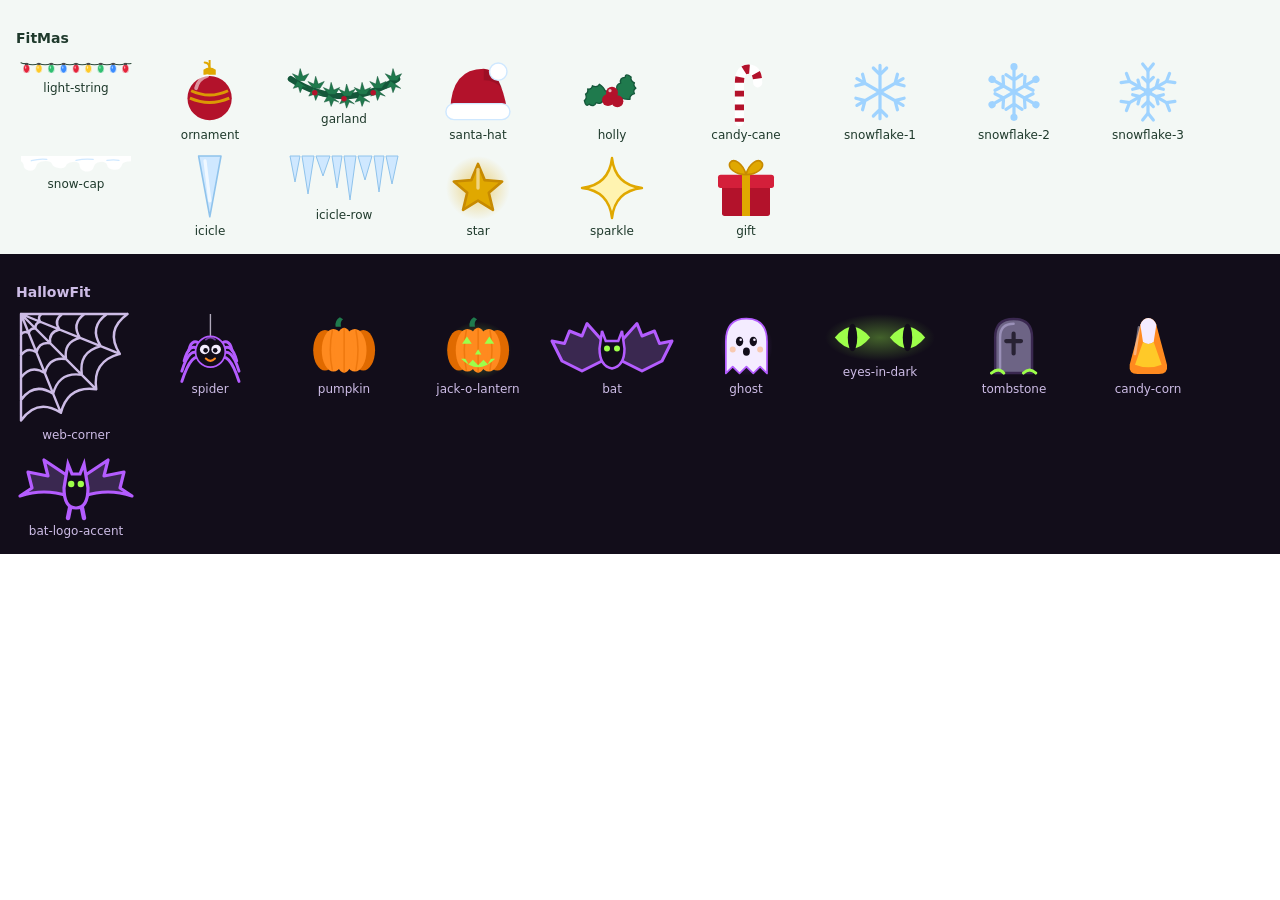
<file: static/fx/art/preview.html>
<!doctype html><meta charset="utf-8"><title>FX art preview</title>
<style>body{margin:0;font:12px system-ui}section{padding:16px}.g{display:flex;flex-wrap:wrap;gap:14px}.c{width:120px;text-align:center}.c svg{height:64px;width:auto;max-width:120px;display:block;margin:0 auto 4px;overflow:visible}
.xm{background:#f3f8f5;color:#1f3a2c;--bulb-1:#e5243b}.hw{background:#120d1a;color:#cdbce6}.xm .c svg.wide,.hw .c svg.wide{width:110px;height:auto}</style>
<section class="xm"><h3>FitMas</h3><div class="g" id="x"></div></section>
<section class="hw"><h3>HallowFit</h3><div class="g" id="h"></div></section>
<script>
const X="light-string ornament garland santa-hat holly candy-cane snowflake-1 snowflake-2 snowflake-3 snow-cap icicle icicle-row star sparkle gift".split(" ");
const H="web-corner spider pumpkin jack-o-lantern bat ghost eyes-in-dark tombstone candy-corn bat-logo-accent".split(" ");
async function go(l,id){for(const n of l){const t=await (await fetch(n+".svg")).text();const d=document.createElement("div");d.className="c";d.innerHTML=t+n;const s=d.firstChild;if(/light|garland|cap|row|eyes|web/.test(n))s.classList.add("wide");document.getElementById(id).append(d)}}
go(X,"x");go(H,"h");
</script>
</file>
<file: static/themes.css>
/* ==========================================================================
   INNODIGYM Power -- theme tokens.
   A theme is nothing but a block of custom properties; components in style.css
   use var(--token) only. Selected through data-theme on <html> (see theme.js and
   the boot script in index.html). Adding a theme = one block here + one picker
   card + i18n keys. Contrast numbers: docs/plan-themes.md section 3.
   ========================================================================== */

/* shared, not theme dependent */
:root {
  --radius-sm: 8px;
  --radius: 14px;
  --radius-lg: 20px;
  --tabbar-h: 64px;

  /* constant dark fades/badges that sit on arbitrary photos (white text on top) */
  --on-media: #ffffff;
  --media-fade-strong: rgba(15, 23, 42, .85);
  --media-fade-soft: rgba(15, 23, 42, .6);
  --media-badge-bg: rgba(15, 23, 42, .65);
}

:root,
[data-theme="default"] {
  color-scheme: light;
  --meta-theme-color: #f4f6fb;
  --bg: #f4f6fb;
  --surface: #ffffff;
  --surface-2: #f8fafc;
  --border: #e3e8f0;
  --border-strong: #cbd5e1;
  --input-border: #7e8ea4;
  --border-hover: #94a3b8;
  --text: #0f172a;
  --text-2: #475569;
  --muted: #5b6a80;
  --placeholder: #64748b;
  --primary: #0f766e;
  --primary-hover: #115e59;
  --primary-soft: #e6f6f4;
  --primary-border: #b6e3dd;
  --on-primary: #ffffff;
  --accent: #84cc16;
  --danger: #dc2626;
  --danger-soft: #fef2f2;
  --danger-border: #fecaca;
  --danger-text: #b91c1c;
  --on-danger: #ffffff;
  --ok: #15803d;
  --warn: #b45309;
  --warn-soft: #fffbeb;
  --warn-border: #fcd34d;
  --warn-text: #78350f;
  --warn-hover: #fef3c7;
  --chip-official-bg: #eef2ff;
  --chip-official-fg: #3730a3;
  --chip-official-border: #c7d2fe;
  --toast-bg: #0f172a;
  --toast-fg: #ffffff;
  --tabbar-bg: rgba(255,255,255,.92);
  --scrim: rgba(15,23,42,.5);
  --scrim-strong: rgba(15,23,42,.7);
  --focus: #0f766e;
  --ring: 0 0 0 3px rgba(15,118,110,.25);
  --brand-1: #0f766e;
  --brand-2: #14b8a6;
  --brand-3: #84cc16;
  --brand-fg: #ffffff;
  --brand-shadow: 0 6px 16px -4px rgba(15,118,110,.5);
  --act-duration: #0e7490;
  --act-duration-2: #0891b2;
  --glow-1: rgba(132,204,22,.14);
  --glow-2: rgba(15,118,110,.12);
  --shadow-sm: 0 1px 2px rgba(15,23,42,.06);
  --shadow: 0 1px 3px rgba(15,23,42,.06), 0 8px 24px -8px rgba(15,23,42,.10);
  --shadow-lg: 0 24px 48px -12px rgba(15,23,42,.25);
  --shadow-hover: 0 6px 16px rgba(15,23,42,.12);
  --shadow-menu: 0 10px 30px rgba(15,23,42,.18);
  --shadow-tabbar: 0 -4px 16px rgba(15,23,42,.06);
  --img-filter: none;
  --fit-on-badge: #ffffff;
  --fit-c: #3b5b92;
  --fit-b: #15803d;
  --fit-a: #92600a;
  --fit-s: #7e22ce;
}

[data-theme="dark"] {
  color-scheme: dark;
  --meta-theme-color: #0e1523;
  --bg: #0e1523;
  --surface: #151e30;
  --surface-2: #1c273b;
  --border: #2a364d;
  --border-strong: #3d4c66;
  --input-border: #7a8aa6;
  --border-hover: #9aa9c2;
  --text: #e8edf6;
  --text-2: #b7c2d6;
  --muted: #98a5bc;
  --placeholder: #8795ae;
  --primary: #2dd4bf;
  --primary-hover: #5eead4;
  --primary-soft: #123a3d;
  --primary-border: #1f5d5c;
  --on-primary: #04211e;
  --accent: #a3e635;
  --danger: #f87171;
  --danger-soft: #3a1c22;
  --danger-border: #7f2f38;
  --danger-text: #fca5a5;
  --on-danger: #2a0a0c;
  --ok: #4ade80;
  --warn: #fbbf24;
  --warn-soft: #2d2410;
  --warn-border: #6b5316;
  --warn-text: #fde68a;
  --warn-hover: #3a2e12;
  --chip-official-bg: #25285a;
  --chip-official-fg: #c7d2fe;
  --chip-official-border: #454a99;
  --toast-bg: #e8edf6;
  --toast-fg: #0e1523;
  --tabbar-bg: rgba(21,30,48,.92);
  --scrim: rgba(3,7,16,.65);
  --scrim-strong: rgba(3,7,16,.82);
  --focus: #5eead4;
  --ring: 0 0 0 3px rgba(94,234,212,.35);
  --brand-1: #14b8a6;
  --brand-2: #2dd4bf;
  --brand-3: #a3e635;
  --brand-fg: #04211e;
  --brand-shadow: 0 6px 16px -4px rgba(45,212,191,.35);
  --act-duration: #22d3ee;
  --act-duration-2: #67e8f9;
  --glow-1: rgba(163,230,53,.05);
  --glow-2: rgba(45,212,191,.09);
  --shadow-sm: 0 1px 2px rgba(0,0,0,.40);
  --shadow: 0 1px 3px rgba(0,0,0,.40), 0 8px 24px -8px rgba(0,0,0,.55);
  --shadow-lg: 0 24px 48px -12px rgba(0,0,0,.70);
  --shadow-hover: 0 6px 16px rgba(0,0,0,.50);
  --shadow-menu: 0 10px 30px rgba(0,0,0,.60);
  --shadow-tabbar: 0 -4px 16px rgba(0,0,0,.35);
  --img-filter: brightness(.9);
  --fit-on-badge: #0e1523;
  --fit-c: #9db4de;
  --fit-b: #4ade80;
  --fit-a: #fbbf24;
  --fit-s: #c4a1fa;
}

[data-theme="ember"] {
  color-scheme: light;
  --meta-theme-color: #faf4ec;
  --bg: #faf4ec;
  --surface: #fffdf9;
  --surface-2: #fbf5ec;
  --border: #ecdfcc;
  --border-strong: #d9c6aa;
  --input-border: #8d765a;
  --border-hover: #a38b6c;
  --text: #2a1c11;
  --text-2: #5a4536;
  --muted: #755f4c;
  --placeholder: #85705c;
  --primary: #8a4a12;
  --primary-hover: #6b370c;
  --primary-soft: #f7ebdc;
  --primary-border: #e2c7a0;
  --on-primary: #ffffff;
  --accent: #f5b83d;
  --danger: #be123c;
  --danger-soft: #fff1f5;
  --danger-border: #f5b5c8;
  --danger-text: #9f1239;
  --on-danger: #ffffff;
  --ok: #3f7a1a;
  --warn: #6b5600;
  --warn-soft: #fffbd1;
  --warn-border: #e3cf2c;
  --warn-text: #4a3b00;
  --warn-hover: #fff3a0;
  --chip-official-bg: #f3ebff;
  --chip-official-fg: #6b21a8;
  --chip-official-border: #d9c2fa;
  --toast-bg: #2a1c11;
  --toast-fg: #fffdf9;
  --tabbar-bg: rgba(255,253,249,.92);
  --scrim: rgba(42,28,17,.5);
  --scrim-strong: rgba(42,28,17,.72);
  --focus: #8a4a12;
  --ring: 0 0 0 3px rgba(138,74,18,.28);
  --brand-1: #6b370c;
  --brand-2: #a8651a;
  --brand-3: #f5b83d;
  --brand-fg: #ffffff;
  --brand-shadow: 0 6px 16px -4px rgba(107,55,12,.45);
  --act-duration: #0e7490;
  --act-duration-2: #0891b2;
  --glow-1: rgba(245,184,61,.18);
  --glow-2: rgba(138,74,18,.09);
  --shadow-sm: 0 1px 2px rgba(42,28,17,.07);
  --shadow: 0 1px 3px rgba(42,28,17,.07), 0 8px 24px -8px rgba(42,28,17,.12);
  --shadow-lg: 0 24px 48px -12px rgba(42,28,17,.28);
  --shadow-hover: 0 6px 16px rgba(42,28,17,.14);
  --shadow-menu: 0 10px 30px rgba(42,28,17,.20);
  --shadow-tabbar: 0 -4px 16px rgba(42,28,17,.07);
  --img-filter: none;
  --fit-on-badge: #ffffff;
  --fit-c: #3b5b92;
  --fit-b: #15803d;
  --fit-a: #92600a;
  --fit-s: #7e22ce;
}

[data-theme="tide"] {
  color-scheme: light;
  --meta-theme-color: #eef3fa;
  --bg: #eef3fa;
  --surface: #ffffff;
  --surface-2: #f5f8fd;
  --border: #dce5f1;
  --border-strong: #bccbe0;
  --input-border: #74869f;
  --border-hover: #8697b1;
  --text: #0b1a33;
  --text-2: #40526c;
  --muted: #586982;
  --placeholder: #64748f;
  --primary: #1d4ed8;
  --primary-hover: #1e40af;
  --primary-soft: #e4ecfd;
  --primary-border: #bfd1f8;
  --on-primary: #ffffff;
  --accent: #06b6d4;
  --danger: #c81e1e;
  --danger-soft: #fef2f2;
  --danger-border: #fecaca;
  --danger-text: #a61b1b;
  --on-danger: #ffffff;
  --ok: #15803d;
  --warn: #b45309;
  --warn-soft: #fffbeb;
  --warn-border: #fcd34d;
  --warn-text: #78350f;
  --warn-hover: #fef3c7;
  --chip-official-bg: #f1ebff;
  --chip-official-fg: #5b21b6;
  --chip-official-border: #d6c8fa;
  --toast-bg: #0b1a33;
  --toast-fg: #ffffff;
  --tabbar-bg: rgba(255,255,255,.92);
  --scrim: rgba(11,26,51,.5);
  --scrim-strong: rgba(11,26,51,.72);
  --focus: #1d4ed8;
  --ring: 0 0 0 3px rgba(29,78,216,.25);
  --brand-1: #1d4ed8;
  --brand-2: #3b82f6;
  --brand-3: #22d3ee;
  --brand-fg: #ffffff;
  --brand-shadow: 0 6px 16px -4px rgba(29,78,216,.45);
  --act-duration: #0e7490;
  --act-duration-2: #0891b2;
  --glow-1: rgba(34,211,238,.14);
  --glow-2: rgba(29,78,216,.10);
  --shadow-sm: 0 1px 2px rgba(11,26,51,.06);
  --shadow: 0 1px 3px rgba(11,26,51,.06), 0 8px 24px -8px rgba(11,26,51,.11);
  --shadow-lg: 0 24px 48px -12px rgba(11,26,51,.26);
  --shadow-hover: 0 6px 16px rgba(11,26,51,.12);
  --shadow-menu: 0 10px 30px rgba(11,26,51,.18);
  --shadow-tabbar: 0 -4px 16px rgba(11,26,51,.06);
  --img-filter: none;
  --fit-on-badge: #ffffff;
  --fit-c: #3b5b92;
  --fit-b: #15803d;
  --fit-a: #92600a;
  --fit-s: #7e22ce;
}

[data-theme="graphite"] {
  color-scheme: light;
  --meta-theme-color: #ececee;
  --bg: #ececee;
  --surface: #ffffff;
  --surface-2: #f4f4f5;
  --border: #c9c9ce;
  --border-strong: #71717a;
  --input-border: #52525b;
  --border-hover: #3f3f46;
  --text: #09090b;
  --text-2: #2e2e34;
  --muted: #46464e;
  --placeholder: #5f5f68;
  --primary: #18181b;
  --primary-hover: #000000;
  --primary-soft: #e4e4e7;
  --primary-border: #a1a1aa;
  --on-primary: #ffffff;
  --accent: #a3e635;
  --danger: #b91c1c;
  --danger-soft: #fef2f2;
  --danger-border: #e08a8a;
  --danger-text: #991b1b;
  --on-danger: #ffffff;
  --ok: #166534;
  --warn: #92400e;
  --warn-soft: #fef3c7;
  --warn-border: #b7791f;
  --warn-text: #451a03;
  --warn-hover: #fde68a;
  --chip-official-bg: #e0e7ff;
  --chip-official-fg: #1e1b4b;
  --chip-official-border: #6366f1;
  --toast-bg: #09090b;
  --toast-fg: #ffffff;
  --tabbar-bg: rgba(255,255,255,.96);
  --scrim: rgba(9,9,11,.6);
  --scrim-strong: rgba(9,9,11,.8);
  --focus: #1d4ed8;
  --ring: 0 0 0 3px rgba(29,78,216,.45);
  --brand-1: #18181b;
  --brand-2: #3f3f46;
  --brand-3: #a3e635;
  --brand-fg: #ffffff;
  --brand-shadow: 0 6px 16px -4px rgba(9,9,11,.4);
  --act-duration: #0e7490;
  --act-duration-2: #0891b2;
  --glow-1: rgba(163,230,53,.10);
  --glow-2: rgba(9,9,11,.05);
  --shadow-sm: 0 1px 2px rgba(9,9,11,.10);
  --shadow: 0 1px 3px rgba(9,9,11,.10), 0 8px 24px -8px rgba(9,9,11,.14);
  --shadow-lg: 0 24px 48px -12px rgba(9,9,11,.35);
  --shadow-hover: 0 6px 16px rgba(9,9,11,.18);
  --shadow-menu: 0 10px 30px rgba(9,9,11,.25);
  --shadow-tabbar: 0 -4px 16px rgba(9,9,11,.10);
  --img-filter: none;
  --fit-on-badge: #ffffff;
  --fit-c: #3b5b92;
  --fit-b: #15803d;
  --fit-a: #92600a;
  --fit-s: #7e22ce;
}

[data-theme="fit-xmas"] {
  color-scheme: light;
  --meta-theme-color: #f3f8f5;
  --bg: #f3f8f5;
  --surface: #ffffff;
  --surface-2: #eaf3ee;
  --border: #d3e3da;
  --border-strong: #6f8f7f;
  --input-border: #4f6e5f;
  --border-hover: #2f4a3c;
  --text: #12261c;
  --text-2: #3b5446;
  --muted: #4a6254;
  --placeholder: #5a7165;
  --primary: #b3122b;
  --primary-hover: #8f0e22;
  --primary-soft: #fdecee;
  --primary-border: #e59aa5;
  --on-primary: #ffffff;
  --accent: #e0a800;
  --danger: #c2410c;
  --danger-soft: #fff1e8;
  --danger-border: #e8a37c;
  --danger-text: #9a3412;
  --on-danger: #ffffff;
  --ok: #15803d;
  --warn: #92400e;
  --warn-soft: #fef3c7;
  --warn-border: #b7791f;
  --warn-text: #451a03;
  --warn-hover: #fde68a;
  --chip-official-bg: #dcf0e5;
  --chip-official-fg: #0f3d27;
  --chip-official-border: #1f7a4d;
  --toast-bg: #12261c;
  --toast-fg: #ffffff;
  --tabbar-bg: rgba(255,255,255,.96);
  --scrim: rgba(18,38,28,.6);
  --scrim-strong: rgba(18,38,28,.8);
  --focus: #0b5d3b;
  --ring: 0 0 0 3px rgba(11,93,59,.35);
  --brand-1: #b3122b;
  --brand-2: #d4283f;
  --brand-3: #1f7a4d;
  --brand-fg: #ffffff;
  --brand-shadow: 0 6px 16px -4px rgba(179,18,43,.4);
  --act-duration: #0e7490;
  --act-duration-2: #0891b2;
  --glow-1: rgba(224,168,0,.14);
  --glow-2: rgba(31,122,77,.12);
  --shadow-sm: 0 1px 2px rgba(18,38,28,.10);
  --shadow: 0 1px 3px rgba(18,38,28,.10), 0 8px 24px -8px rgba(18,38,28,.16);
  --shadow-lg: 0 24px 48px -12px rgba(18,38,28,.35);
  --shadow-hover: 0 6px 16px rgba(18,38,28,.18);
  --shadow-menu: 0 10px 30px rgba(18,38,28,.25);
  --shadow-tabbar: 0 -4px 16px rgba(18,38,28,.10);
  --img-filter: none;
  --fit-on-badge: #ffffff;
  --fit-c: #3b5b92;
  --fit-b: #15803d;
  --fit-a: #92600a;
  --fit-s: #7e22ce;
}

[data-theme="hallowfit"] {
  color-scheme: dark;
  --meta-theme-color: #120d1a;
  --bg: #120d1a;
  --surface: #1c1428;
  --surface-2: #261a36;
  --border: #3a2850;
  --border-strong: #54397a;
  --input-border: #8e75b4;
  --border-hover: #b79bde;
  --text: #f4ecff;
  --text-2: #cdbce6;
  --muted: #b09ccc;
  --placeholder: #a08bbd;
  --primary: #ff8a1f;
  --primary-hover: #ffa347;
  --primary-soft: #3a2310;
  --primary-border: #8a4f12;
  --on-primary: #1a0f00;
  --accent: #9dff4a;
  --danger: #ff6b6b;
  --danger-soft: #3a1c22;
  --danger-border: #7f2f38;
  --danger-text: #ffb3b3;
  --on-danger: #2a0a0c;
  --ok: #6ee7a0;
  --warn: #ffd24a;
  --warn-soft: #2d2410;
  --warn-border: #6b5316;
  --warn-text: #fde68a;
  --warn-hover: #3a2e12;
  --chip-official-bg: #2e1d4d;
  --chip-official-fg: #e0ccff;
  --chip-official-border: #6a45a8;
  --toast-bg: #f4ecff;
  --toast-fg: #120d1a;
  --tabbar-bg: rgba(28,20,40,.92);
  --scrim: rgba(6,3,12,.68);
  --scrim-strong: rgba(6,3,12,.84);
  --focus: #ffb25e;
  --ring: 0 0 0 3px rgba(255,178,94,.4);
  --brand-1: #ff7a00;
  --brand-2: #ffa133;
  --brand-3: #b45cff;
  --brand-fg: #1a0f00;
  --brand-shadow: 0 6px 16px -4px rgba(255,122,0,.4);
  --act-duration: #22d3ee;
  --act-duration-2: #67e8f9;
  --glow-1: rgba(255,122,0,.10);
  --glow-2: rgba(140,60,255,.16);
  --shadow-sm: 0 1px 2px rgba(0,0,0,.45);
  --shadow: 0 1px 3px rgba(0,0,0,.45), 0 8px 24px -8px rgba(60,20,110,.55);
  --shadow-lg: 0 24px 48px -12px rgba(0,0,0,.75);
  --shadow-hover: 0 6px 16px rgba(0,0,0,.55);
  --shadow-menu: 0 10px 30px rgba(0,0,0,.65);
  --shadow-tabbar: 0 -4px 16px rgba(0,0,0,.4);
  --img-filter: brightness(.9);
  --fit-on-badge: #120d1a;
  --fit-c: #b9a3f0;
  --fit-b: #6ee7a0;
  --fit-a: #ffd24a;
  --fit-s: #d9a8ff;
}

/* ---------- theme-specific tweaks (kept tiny) ---------- */
[data-theme="graphite"] a { text-decoration: underline; }
</file>
<file: static/style.css>
/* ==========================================================================
   INNODIGYM Power — bright, responsive UI
   Breakpoints: phone < 720px · tablet 720–1023px · laptop ≥ 1024px
   ========================================================================== */

* { box-sizing: border-box; }
html { -webkit-text-size-adjust: 100%; }

/* Must win over any ID-selector display rule below, or elements toggled via
   `.hidden = true` stay visible/interactive. The backdrop case is the dangerous
   one: position:fixed + inset:0 would swallow every click on the page. */
[hidden] { display: none !important; }

body {
  margin: 0;
  font-family: Inter, ui-sans-serif, -apple-system, "Segoe UI", Roboto, "Helvetica Neue", sans-serif;
  font-size: 15px;
  line-height: 1.5;
  background:
    radial-gradient(900px 400px at 85% -10%, var(--glow-1), transparent 60%),
    radial-gradient(800px 400px at -10% -10%, var(--glow-2), transparent 60%),
    var(--bg);
  background-attachment: fixed;
  color: var(--text);
  -webkit-font-smoothing: antialiased;
}

#app {
  max-width: 1040px;
  margin: 0 auto;
  padding: 0 24px 48px;
}

/* ---------- header ---------- */
header {
  display: flex;
  align-items: center;
  justify-content: space-between;
  gap: 12px;
  padding: 20px 0 16px;
}
.brand { display: flex; align-items: center; gap: 12px; min-width: 0; }
.brand-mark {
  flex: none;
  width: 40px; height: 40px;
  border-radius: 12px;
  display: grid; place-items: center;
  color: var(--brand-fg);
  background: linear-gradient(135deg, var(--brand-1), var(--brand-2) 60%, var(--brand-3));
  box-shadow: var(--brand-shadow);
}
.brand-mark svg { width: 30px; height: 30px; --logo-machine-op: .78; }
header h1 { font-size: 18px; line-height: 1.2; margin: 0; font-weight: 700; letter-spacing: -.01em; }
header h1 span { display: block; color: var(--muted); font-weight: 500; font-size: 12px; letter-spacing: 0; }

#userbar {
  display: flex; align-items: center; gap: 10px;
  color: var(--text-2); font-size: 13px; min-width: 0;
}
#userbar button { margin-left: 0; }

/* ---------- typography ---------- */
h2 { font-size: 20px; line-height: 1.25; letter-spacing: -.01em; color: var(--text); margin: 0; font-weight: 700; }
h3 { font-size: 13px; text-transform: uppercase; letter-spacing: .06em; color: var(--muted); margin: 28px 0 10px; font-weight: 600; }
h3.no-margin { margin: 0; text-transform: none; letter-spacing: 0; font-size: 17px; color: var(--text); }

/* ---------- surfaces ---------- */
section#login-section, .tab-panel, #editor, #list-view, #programs-courses {
  background: var(--surface);
  border: 1px solid var(--border);
  border-radius: var(--radius-lg);
  box-shadow: var(--shadow);
  padding: 28px;
}
/* The Programs tab nests list/editor inside .tab-panel; don't double the card. */
#tab-programs { padding: 0; background: transparent; border: 0; box-shadow: none; }
#main-section { display: flex; flex-direction: column; gap: 16px; }

/* ---------- login ---------- */
section#login-section { max-width: 420px; margin: 7vh auto 0; padding: 32px; }
section#login-section h2 { margin-bottom: 4px; }
/* two-tone logo: figure in the brand colour, machine in the text colour (both themed) */
.logo-hero { display: block; width: 88px; height: 88px; margin: 0 auto 14px; --logo-figure: var(--primary); --logo-machine: var(--text); }
.lede { color: var(--text-2); margin: 0 0 20px; }
form#login-form { display: flex; flex-direction: column; gap: 16px; }
form#login-form button { width: 100%; margin-top: 4px; }

/* ---------- forms ---------- */
label { display: flex; flex-direction: column; gap: 6px; font-size: 13px; font-weight: 500; color: var(--text-2); }
input[type="email"], input[type="password"], input[type="text"], input[type="number"],
input[type="date"], input[type="search"], select {
  -webkit-appearance: none; appearance: none;
  background: var(--surface);
  border: 1px solid var(--input-border);
  color: var(--text);
  padding: 10px 12px;
  min-height: 42px;
  border-radius: 10px;
  font: inherit;
  font-size: 15px;
  transition: border-color .15s, box-shadow .15s;
}
input:hover, select:hover { border-color: var(--border-hover); }
input:focus, select:focus { outline: none; border-color: var(--primary); box-shadow: var(--ring); }
input:disabled { background: var(--surface-2); color: var(--muted); cursor: not-allowed; }
input[type="number"] { width: 92px; }
input::placeholder { color: var(--placeholder); }

/* ---------- buttons ---------- */
button {
  font: inherit;
  font-size: 14px;
  font-weight: 600;
  background: var(--primary);
  color: var(--on-primary);
  border: 1px solid transparent;
  padding: 0 16px;
  min-height: 40px;
  border-radius: 10px;
  cursor: pointer;
  transition: background .15s, border-color .15s, box-shadow .15s, transform .05s;
  box-shadow: var(--shadow-sm);
}
button:hover { background: var(--primary-hover); }
button:active { transform: translateY(1px); }
button:focus-visible, a:focus-visible, .tab-btn:focus-visible, .chip:focus-visible, .picker-row:focus-visible,
.cover-thumb-btn:focus-visible, .cover-option:focus-visible {
  outline: 2px solid var(--focus); outline-offset: 2px; box-shadow: var(--ring);
}
button.secondary {
  background: var(--surface);
  color: var(--text);
  border-color: var(--input-border);
  box-shadow: none;
}
button.secondary:hover { background: var(--surface-2); border-color: var(--border-hover); }
.danger-btn, button.danger-btn {
  background: var(--surface); color: var(--danger); border-color: var(--danger); box-shadow: none;
}
.danger-btn:hover, button.danger-btn:hover { background: var(--danger-soft); border-color: var(--danger); }
button:disabled { opacity: .5; cursor: not-allowed; }

.error { color: var(--danger-text); font-size: 13px; }
.hint {
  color: var(--text-2); font-size: 13px; margin: 14px 0;
  background: var(--surface-2); border: 1px solid var(--border); border-radius: 10px; padding: 10px 12px;
}

.row-between {
  display: flex; align-items: center; justify-content: space-between;
  gap: 12px; margin-bottom: 18px; flex-wrap: wrap;
}
.row-between > div { display: flex; gap: 8px; flex-wrap: wrap; }

/* ---------- navigation (laptop/tablet: pill row) ---------- */
nav#tabs {
  display: flex; gap: 4px;
  padding: 4px;
  margin-bottom: 20px;
  background: var(--surface);
  border: 1px solid var(--border);
  border-radius: 14px;
  box-shadow: var(--shadow-sm);
  overflow-x: auto;
  scrollbar-width: none;
}
nav#tabs::-webkit-scrollbar { display: none; }
nav#tabs .tab-btn {
  flex: 1 0 auto;
  display: inline-flex; align-items: center; justify-content: center; gap: 8px;
  background: transparent; color: var(--text-2);
  box-shadow: none;
  padding: 0 16px; min-height: 42px;
  border-radius: 10px;
  font-weight: 600; font-size: 14px;
}
nav#tabs .tab-btn svg { width: 18px; height: 18px; flex: none; }
nav#tabs .tab-btn:hover { background: var(--surface-2); color: var(--text); }
nav#tabs .tab-btn.active { background: var(--primary-soft); color: var(--primary); }

/* ---------- list cards ---------- */
#program-list, #actions-list, #history-list, #fitness-list {
  display: flex; flex-direction: column; gap: 10px;
}
.program-card, .record-card, .action-card {
  background: var(--surface);
  border: 1px solid var(--border);
  border-radius: var(--radius);
  padding: 12px 14px;
  display: flex; justify-content: space-between; align-items: center; gap: 12px;
  transition: border-color .15s, box-shadow .15s;
}
.program-card:hover, .record-card:hover, .action-card:hover { border-color: var(--border-strong); box-shadow: var(--shadow); }
.program-card .name, .record-card .name, .action-card .name {
  font-weight: 600; color: var(--text); overflow-wrap: anywhere;
}
.program-card .meta, .record-card .meta, .action-card .meta {
  font-size: 13px; color: var(--muted); margin-top: 2px; overflow-wrap: anywhere;
}
.card-left { display: flex; align-items: center; gap: 14px; min-width: 0; }
.card-left > div { min-width: 0; }
.card-actions, .program-card > div:last-child:not(.card-left) { display: flex; gap: 8px; flex: none; }

.program-card img.thumb, .action-card img.thumb {
  width: 56px; height: 56px; flex: none;
  object-fit: cover; border-radius: 12px; margin: 0;
  background: var(--surface-2);
}
.empty-state {
  color: var(--muted); font-size: 14px; text-align: center;
  padding: 32px 16px; border: 1px dashed var(--border-strong); border-radius: var(--radius); background: var(--surface-2);
}
.server-error {
  color: var(--danger-text); font-size: 14px; padding: 12px 14px;
  background: var(--danger-soft); border: 1px solid var(--danger-border); border-radius: 10px;
}

/* ---------- forms layout ---------- */
.inline-form { display: flex; flex-wrap: wrap; gap: 14px; align-items: flex-end; }
.inline-form.stacked { flex-direction: column; align-items: stretch; max-width: 420px; }
.inline-form label { min-width: 140px; }
.inline-form.stacked input[type="number"] { width: 100%; }
.readonly-field small { color: var(--muted); font-size: 12px; font-weight: 400; }
#save-status, #action-add-status, #profile-status { font-size: 14px; color: var(--muted); }
.ok { color: var(--ok) !important; }
.err { color: var(--danger) !important; }

/* ---------- program editor ---------- */
#editor, #list-view, #programs-courses { padding: 28px; }
.editor-top { display: flex; gap: 28px; align-items: flex-start; margin-bottom: 24px; flex-wrap: wrap; }
.name-field { flex: 1 1 280px; max-width: 420px; }
.name-field input { width: 100%; font-size: 16px; }
.cover-field { display: flex; flex-direction: column; gap: 8px; font-size: 13px; font-weight: 500; color: var(--text-2); }
.cover-thumb-btn {
  position: relative; padding: 0; width: 72px; height: 72px; min-height: 0; border-radius: 16px;
  background: var(--surface-2); border: 1px solid var(--border-strong); overflow: hidden; cursor: pointer;
}
.cover-thumb-btn:hover { background: var(--surface-2); transform: scale(1.03); }
.cover-thumb-btn img { width: 100%; height: 100%; object-fit: cover; display: block; cursor: pointer; }
.cover-badge {
  position: absolute; left: 0; right: 0; bottom: 0; padding: 2px 0; text-align: center;
  background: var(--media-badge-bg); color: var(--on-media); font-size: 11px; font-weight: 600;
}
#cover-grid { display: grid; grid-template-columns: repeat(auto-fill, minmax(72px, 1fr)); gap: 10px; overflow-y: auto; padding: 4px; }
.cover-option {
  padding: 0; min-height: 0; aspect-ratio: 1; border-radius: 14px; background: var(--surface-2);
  border: 3px solid transparent; overflow: hidden; cursor: pointer;
}
.cover-option:hover { background: var(--surface-2); transform: scale(1.04); }
.cover-option img { width: 100%; height: 100%; object-fit: cover; display: block; cursor: pointer; }
.cover-option.selected { border-color: var(--primary); box-shadow: 0 0 0 2px var(--surface) inset; }

.table-wrap { overflow-x: auto; margin: 0 -4px; }
table#steps-table { width: 100%; border-collapse: collapse; font-size: 14px; }
table#steps-table th {
  text-align: left; color: var(--muted); font-weight: 600; font-size: 12px;
  text-transform: uppercase; letter-spacing: .05em; padding: 8px 8px; border-bottom: 1px solid var(--border);
}
table#steps-table td { padding: 10px 8px; border-bottom: 1px solid var(--border); vertical-align: middle; }
table#steps-table tbody tr:hover { background: var(--surface-2); }
table#steps-table td.thumb img { width: 44px; height: 44px; object-fit: cover; border-radius: 10px; display: block; }
table#steps-table td.action-name { width: 100%; min-width: 220px; font-weight: 600; line-height: 1.3; }
table#steps-table td.num, table#steps-table td.field, table#steps-table td.row-actions, table#steps-table th { white-space: nowrap; }
table#steps-table td.field { width: 1%; }
table#steps-table th.fld, table#steps-table td.field { text-align: center; }
/* Exercise cell: title with the progress icon, then the mode select and the read-only weight-mode label */
table#steps-table td.action-name .an-title { display: flex; align-items: center; gap: 6px; }
table#steps-table td.action-name .an-name { min-width: 0; overflow-wrap: anywhere; }
table#steps-table td.action-name .step-progress-btn { width: 28px; height: 28px; border-radius: 6px; }
table#steps-table td.action-name .step-progress-btn svg { width: 16px; height: 16px; }
table#steps-table td.action-name .an-sub { display: flex; align-items: center; gap: 6px; flex-wrap: wrap; margin-top: 4px; font-weight: 400; }
table#steps-table td.action-name .step-mode { margin-top: 0; }
.wm-group { display: inline-flex; align-items: center; gap: 2px; white-space: nowrap; }
.wm-badge { font-size: 11px; line-height: 1.2; color: var(--muted); font-weight: 600; }
.wm-tip-btn { display: inline-flex; align-items: center; justify-content: center; width: 22px; height: 22px; min-height: 0; padding: 0; border: 0; background: transparent; color: var(--muted); cursor: help; border-radius: 50%; }
.wm-tip-btn:hover, .wm-tip-btn:active, .wm-tip-btn[aria-expanded="true"] { background: transparent; border: 0; box-shadow: none; color: var(--text); }
.wm-tip-btn:focus-visible { outline: 2px solid var(--focus); outline-offset: 1px; }
.wm-tip-btn svg { width: 16px; height: 16px; }
.wm-tip-pop { position: fixed; z-index: 90; max-width: 230px; padding: 8px 10px; border-radius: 8px; background: var(--toast-bg); color: var(--toast-fg); font-size: 12px; line-height: 1.45; font-weight: 400; box-shadow: var(--shadow-lg); pointer-events: none; }
/* Inline-edit cells: quiet underline at rest, full box on hover, ring on focus */
table#steps-table input[type="number"] {
  width: 72px; min-height: 38px; padding: 6px 8px; text-align: center; display: block; margin: 0 auto;
  background: transparent; border-color: transparent; border-bottom-color: var(--input-border); border-radius: 6px;
  box-shadow: none;
}
table#steps-table input[type="number"]:hover { background: var(--surface); border-color: var(--border-hover); }
table#steps-table input[type="number"]:focus { background: var(--surface); border-color: var(--primary); box-shadow: var(--ring); }
table#steps-table td.row-actions { width: 1%; text-align: right; }
.row-menu-btn { width: 36px; height: 36px; min-height: 0; padding: 0; font-size: 20px; line-height: 1; letter-spacing: 0; }
.row-menu {
  position: fixed; z-index: 1000; min-width: 160px; padding: 6px;
  background: var(--surface); border: 1px solid var(--border); border-radius: var(--radius-sm);
  box-shadow: var(--shadow-menu); display: flex; flex-direction: column; gap: 2px;
}
.row-menu-item {
  appearance: none; background: transparent; color: var(--text); border: 0; box-shadow: none;
  text-align: left; padding: 9px 12px; min-height: 0; border-radius: 6px; font-size: 14px; font-weight: 500; cursor: pointer;
}
.row-menu-item:hover:not(:disabled), .row-menu-item:focus-visible { background: var(--surface-2); }
.row-menu-item:focus-visible { outline: 2px solid var(--focus); outline-offset: -2px; }
.row-menu-item:disabled { opacity: .35; cursor: not-allowed; }
.row-menu-item.danger { color: var(--danger-text); }
table#steps-table td.reorder, table#steps-table th.reorder-col { width: 1%; white-space: nowrap; padding-left: 4px; padding-right: 4px; }
.reorder-btn {
  appearance: none; background: transparent; color: var(--text-2);
  border: 1px solid transparent; border-radius: 8px;
  width: 32px; height: 32px; min-height: 0; padding: 0; margin: 0 1px;
  font-size: 14px; line-height: 1; cursor: pointer; vertical-align: middle;
}
.reorder-btn:hover:not(:disabled) { background: var(--surface-2); border-color: var(--border-strong); color: var(--text); }
.reorder-btn:disabled { opacity: .3; cursor: not-allowed; }
.reorder-btn.drag-handle { cursor: grab; touch-action: none; font-size: 18px; user-select: none; -webkit-user-select: none; }
body.reordering, body.reordering * { cursor: grabbing !important; user-select: none; -webkit-user-select: none; }
table#steps-table tr.dragging { opacity: .55; background: var(--surface-2); }
table#steps-table tr.drop-before td { box-shadow: inset 0 3px 0 var(--primary); }
table#steps-table tr.drop-after td { box-shadow: inset 0 -3px 0 var(--primary); }
#add-action-btn { margin-top: 14px; }
.actions { display: flex; align-items: center; gap: 12px; margin-top: 24px; flex-wrap: wrap; }

/* ---------- modals ---------- */
#action-picker-backdrop, #lightbox-backdrop, #cover-modal-backdrop, #course-modal-backdrop {
  position: fixed; inset: 0; z-index: 50;
  background: var(--scrim);
  backdrop-filter: blur(4px);
  display: flex; align-items: center; justify-content: center;
  padding: 16px;
}
#lightbox-backdrop { z-index: 60; background: var(--scrim-strong); }
#action-picker, #lightbox, #cover-modal, #course-modal {
  background: var(--surface); border-radius: var(--radius-lg); box-shadow: var(--shadow-lg);
  padding: 20px; display: flex; flex-direction: column; gap: 14px;
  animation: pop .18s ease-out;
}
#action-picker { width: min(560px, 100%); max-height: min(80vh, 720px); }
#lightbox { width: min(600px, 100%); max-height: 90vh; }
#cover-modal { width: min(480px, 100%); max-height: min(80vh, 640px); }
#course-modal { width: min(640px, 100%); max-height: min(88vh, 760px); }
#action-picker > * { flex: none; }
#action-picker > #picker-results { flex: 1 1 auto; min-height: 0; }
#picker-search { width: 100%; }
#picker-chips { display: flex; gap: 6px; flex-wrap: wrap; max-height: 112px; overflow-y: auto; padding: 2px 0; }
.chip {
  background: var(--surface); color: var(--text-2); border: 1px solid var(--input-border);
  padding: 0 12px; min-height: 32px; border-radius: 999px; font-size: 13px; font-weight: 500; box-shadow: none;
}
.chip:hover { background: var(--surface-2); }
.chip.active { background: var(--primary); color: var(--on-primary); border-color: var(--primary); }
#picker-results { overflow-y: auto; display: flex; flex-direction: column; gap: 4px; margin: 0 -6px; padding: 0 6px; }
.picker-row {
  display: flex; align-items: center; gap: 12px; padding: 8px; border-radius: 12px; cursor: pointer;
  min-height: 56px;
}
.picker-row:hover { background: var(--primary-soft); }
.picker-row img { width: 44px; height: 44px; object-fit: cover; border-radius: 10px; background: var(--surface-2); flex: none; }
.picker-row .meta { font-size: 12px; color: var(--muted); }
#lightbox-media { display: flex; justify-content: center; }
#lightbox-media img, #lightbox-media video { max-width: 100%; max-height: 70vh; border-radius: 12px; }

table#steps-table td.thumb img, .program-card img.thumb, .action-card img.thumb, .picker-row img { cursor: zoom-in; }

/* ---------- toast ---------- */
#toast {
  position: fixed; bottom: 24px; left: 50%; transform: translateX(-50%);
  z-index: 80;
  background: var(--toast-bg); color: var(--toast-fg);
  padding: 12px 18px; border-radius: 12px; font-size: 14px; max-width: min(480px, calc(100vw - 32px));
  box-shadow: var(--shadow-lg);
  animation: rise .2s ease-out;
}
#toast.err { background: var(--danger); color: var(--on-danger) !important; }

@keyframes pop { from { opacity: 0; transform: translateY(8px) scale(.98); } to { opacity: 1; transform: none; } }
@keyframes rise { from { opacity: 0; transform: translate(-50%, 8px); } to { opacity: 1; transform: translate(-50%, 0); } }

/* ==========================================================================
   Tablet (720–1023px): tighter gutters
   ========================================================================== */
@media (max-width: 1023px) {
  #app { padding: 0 20px 40px; }
  section#login-section, .tab-panel, #editor, #list-view, #programs-courses { padding: 22px; }
}

/* ==========================================================================
   Phone (< 720px): bottom tab bar, stacked cards, sheet-style modals
   ========================================================================== */
@media (max-width: 719px) {
  body { font-size: 16px; }
  #app { padding: 0 16px 16px; }
  header { padding: 14px 0 12px; }
  header h1 span { display: none; }
  #userbar #user-email { display: none; }

  section#login-section { margin-top: 4vh; padding: 24px 20px; }
  section#login-section, .tab-panel, #editor, #list-view, #programs-courses { padding: 18px 16px; border-radius: var(--radius); }
  h2 { font-size: 18px; }

  /* bottom tab bar */
  nav#tabs {
    position: fixed; left: 0; right: 0; bottom: 0; z-index: 40;
    margin: 0; padding: 6px 6px calc(6px + env(safe-area-inset-bottom));
    height: calc(var(--tabbar-h) + env(safe-area-inset-bottom));
    border-radius: 0; border: 0; border-top: 1px solid var(--border);
    background: var(--tabbar-bg);
    backdrop-filter: saturate(180%) blur(14px);
    box-shadow: var(--shadow-tabbar);
    overflow: visible; gap: 0;
  }
  nav#tabs .tab-btn {
    flex: 1 1 0; min-width: 0;
    flex-direction: column; gap: 2px; padding: 4px 0;
    font-size: 11px; font-weight: 600; border-radius: 12px; min-height: 0;
  }
  nav#tabs .tab-btn svg { width: 22px; height: 22px; }

  /* header controls full-width stacks */
  .row-between { margin-bottom: 14px; }
  .row-between > div { width: 100%; }
  .row-between > div button { flex: 1; }

  /* cards: stack actions under content */
  .program-card { flex-direction: column; align-items: stretch; }
  .program-card .card-actions, .program-card > div:last-child:not(.card-left) { width: 100%; }
  .program-card .card-actions button, .program-card > div:last-child:not(.card-left) button { flex: 1; }
  .record-card, .action-card { align-items: flex-start; }

  .inline-form { flex-direction: column; align-items: stretch; }
  .inline-form label { min-width: 0; }
  .inline-form input[type="number"] { width: 100%; }
  .inline-form button, .inline-form.stacked button { width: 100%; min-height: 46px; }
  .inline-form.stacked { max-width: none; }

  .editor-top { gap: 12px; flex-wrap: nowrap; align-items: flex-end; margin-bottom: 14px; }
  .name-field { max-width: none; flex: 1 1 0; min-width: 0; }
  .cover-thumb-btn { width: 56px; height: 56px; border-radius: 12px; }
  .cover-badge { font-size: 10px; }

  /* steps table → stacked cards: name row, 4 numeric fields, remove */
  .table-wrap { margin: 0; overflow: visible; }
  table#steps-table, table#steps-table tbody { display: block; }
  table#steps-table thead { display: none; }
  table#steps-table tr {
    display: grid; position: relative;
    grid-template-columns: repeat(4, minmax(0, 1fr));
    grid-template-rows: minmax(40px, auto) auto;
    column-gap: 8px; row-gap: 6px; align-items: end;
    padding: 8px 10px 10px 34px; margin-bottom: 8px;
    border: 1px solid var(--border); border-radius: var(--radius); background: var(--surface-2);
  }
  table#steps-table td { display: block; padding: 0; border: 0; }
  table#steps-table td.thumb { grid-row: 1; grid-column: 1; align-self: center; }
  table#steps-table td.thumb img { width: 40px; height: 40px; }
  table#steps-table td.num { display: none; }
  table#steps-table td.action-name { grid-row: 1; grid-column: 2 / 5; min-width: 0; max-width: none; overflow-wrap: anywhere; align-self: center; padding-right: 44px; font-size: 14px; line-height: 1.25; }
  table#steps-table td.field { display: flex; flex-direction: column; gap: 2px; grid-row: 2; width: auto; min-width: 0; }
  table#steps-table td.field::before {
    content: attr(data-label); font-size: 10px; font-weight: 600; color: var(--muted);
    text-transform: uppercase; letter-spacing: .04em;
    white-space: normal; line-height: 1.1; overflow-wrap: anywhere; /* long translated labels wrap instead of overlapping the next column */
  }
  table#steps-table td.field input { width: 100%; text-align: left; background: var(--surface); border-color: var(--input-border); margin: 0; min-height: 38px; padding: 4px 8px; }
  /* icon-only actions, top-right of the card */
  table#steps-table td.row-actions { position: absolute; top: 6px; right: 8px; width: auto; }
  table#steps-table td.row-actions button { width: 34px; height: 34px; }
  /* drag handle as a slim strip on the left; up/down hidden on mobile */
  table#steps-table td.reorder { position: absolute; left: 0; top: 0; bottom: 0; width: 30px; display: flex; align-items: center; justify-content: center; padding: 0; }
  table#steps-table .reorder-btn.drag-handle { width: 26px; height: 100%; min-height: 0; border: 0; background: transparent; box-shadow: none; padding: 0; color: var(--muted); border-radius: var(--radius) 0 0 var(--radius); }
  table#steps-table tr.drop-before { box-shadow: 0 -3px 0 var(--primary); }
  table#steps-table tr.drop-after { box-shadow: 0 3px 0 var(--primary); }
  table#steps-table tr.drop-before td, table#steps-table tr.drop-after td { box-shadow: none; }
  #add-action-btn { width: 100%; min-height: 46px; }
  .actions button { flex: 1; min-height: 46px; }

  /* modals become bottom sheets */
  #action-picker-backdrop, #lightbox-backdrop, #cover-modal-backdrop, #course-modal-backdrop { align-items: flex-end; padding: 0; }
  #action-picker, #lightbox, #cover-modal, #course-modal {
    width: 100%; max-height: 88vh;
    border-radius: var(--radius-lg) var(--radius-lg) 0 0;
    padding: 18px 16px calc(18px + env(safe-area-inset-bottom));
    animation: sheet .22s ease-out;
  }
  #action-picker { height: 88vh; }
  #toast { bottom: calc(var(--tabbar-h) + 16px + env(safe-area-inset-bottom)); }
}
@keyframes sheet { from { transform: translateY(40px); opacity: 0; } to { transform: none; opacity: 1; } }

/* duplicate-step actions + new-row highlight */
.row-actions { white-space: nowrap; }
@keyframes row-new-flash { from { background: var(--primary-soft); box-shadow: inset 3px 0 0 var(--primary); } to { background: transparent; box-shadow: inset 3px 0 0 transparent; } }
tr.row-new { animation: row-new-flash 1.4s ease-out; }
@media (max-width: 719px) { .row-actions button { margin-right: 0; } }

/* ---------- touch + motion ---------- */
@media (pointer: coarse) {
  button, input, select { min-height: 44px; }
  .chip { min-height: 44px; }
}
@media (prefers-reduced-motion: reduce) {
  *, *::before, *::after { animation: none !important; transition: none !important; }
}

/* ==========================================================================
   Plans (Plan Builder)
   ========================================================================== */
#tab-plans { padding: 0; background: transparent; border: 0; box-shadow: none; }
#plans-list-view, #plans-wizard {
  background: var(--surface); border: 1px solid var(--border); border-radius: var(--radius-lg);
  box-shadow: var(--shadow); padding: 28px;
}
#plans-list { display: flex; flex-direction: column; gap: 8px; }
.pl-section h3 { display: flex; align-items: center; gap: 8px; }
.pl-badge {
  display: inline-block; min-width: 20px; padding: 0 6px; border-radius: 999px; text-align: center;
  background: var(--surface-2); border: 1px solid var(--border); color: var(--text-2); font-size: 12px; letter-spacing: 0;
}
.pl-cards { display: flex; flex-direction: column; gap: 10px; }
.pl-card .card-actions { flex-wrap: wrap; justify-content: flex-end; }

/* stepper */
.pl-stepper { list-style: none; display: flex; gap: 8px; padding: 0; margin: 0 0 16px; }
.pl-stepper li { flex: 1 1 0; min-width: 0; }
.pl-step-btn {
  width: 100%; display: flex; align-items: center; justify-content: center; gap: 8px; min-height: 44px; padding: 0 8px;
  background: var(--surface); color: var(--text-2); border: 1px solid var(--input-border); box-shadow: none;
}
.pl-step-btn:hover { background: var(--surface-2); }
.pl-step-btn.active { background: var(--primary-soft); color: var(--primary); border-color: var(--primary); }
.pl-step-num {
  flex: none; width: 22px; height: 22px; border-radius: 50%; display: grid; place-items: center;
  background: var(--border); color: var(--text); font-size: 12px;
}
.pl-step-btn.active .pl-step-num { background: var(--primary); color: var(--on-primary); }
.pl-step-name { overflow: hidden; text-overflow: ellipsis; white-space: nowrap; }

h3.pl-h { margin-top: 8px; }
.pl-note {
  background: var(--primary-soft); border: 1px solid var(--primary-border); border-radius: 10px; padding: 10px 12px;
  font-size: 13px; color: var(--text-2); margin-bottom: 12px;
}
.pl-note.warn { background: var(--warn-soft); border-color: var(--warn-border); color: var(--warn-text); }
.pl-note ul { margin: 4px 0 0; padding-left: 18px; }
.pl-note .secondary { margin-left: 8px; min-height: 36px; }

/* step 1 */
.pl-form { display: flex; flex-direction: column; gap: 16px; max-width: 560px; }
.pl-form input[type="text"], .pl-form input[type="date"] { width: 100%; }
.pl-form fieldset { border: 0; padding: 0; margin: 0; min-width: 0; }
.pl-form legend { font-size: 13px; font-weight: 500; color: var(--text-2); padding: 0; margin-bottom: 6px; }
.pl-chips { display: flex; flex-wrap: wrap; gap: 8px; align-items: center; }
.pl-chips .chip { min-height: 44px; min-width: 44px; font-size: 14px; }
.chip[aria-pressed="true"] { background: var(--primary); color: var(--on-primary); border-color: var(--primary); }
.chip:disabled { opacity: .55; }
.pl-covers { display: grid; grid-template-columns: repeat(auto-fill, minmax(72px, 1fr)); gap: 10px; }
.pl-cover {
  padding: 0; min-height: 0; aspect-ratio: 1; border-radius: 14px; background: var(--surface-2); color: var(--text-2);
  border: 3px solid transparent; overflow: hidden; box-shadow: none;
}
.pl-cover:hover { background: var(--surface-2); }
.pl-cover img { width: 100%; height: 100%; object-fit: cover; display: block; }
.pl-cover.none { border: 1px dashed var(--border-strong); font-size: 13px; }
.pl-cover[aria-pressed="true"] { border-color: var(--primary); box-shadow: 0 0 0 2px var(--surface) inset; }
.pl-cover:focus-visible { outline: 2px solid var(--focus); outline-offset: 2px; box-shadow: var(--ring); }

/* step 2 */
.pl-block { margin-bottom: 22px; }
.pl-block > strong { display: block; margin-bottom: 8px; }
.pl-block .row-between { margin-bottom: 8px; }
.pl-block .row-between strong { margin: 0; }
.pl-routines { list-style: none; margin: 0; padding: 0; display: flex; flex-direction: column; gap: 8px; }
.pl-routines li {
  display: flex; flex-wrap: wrap; align-items: center; justify-content: space-between; gap: 6px 10px;
  border: 1px solid var(--border); border-radius: var(--radius); padding: 8px 10px; background: var(--surface-2);
}
.pl-routines li.dragging { opacity: .55; }
.pl-routines li.drop-before { box-shadow: 0 -3px 0 var(--primary); }
.pl-routines li.drop-after { box-shadow: 0 3px 0 var(--primary); }
.pl-item-main { display: flex; align-items: center; gap: 10px; flex: 1 1 180px; min-width: 0; }
.pl-item-actions { display: flex; align-items: center; gap: 2px; flex-wrap: wrap; margin-left: auto; }
.pl-item-actions .secondary { min-height: 36px; padding: 0 10px; }
.pl-thumb { width: 40px; height: 40px; flex: none; object-fit: cover; border-radius: 10px; background: var(--surface); }
.pl-row-text { display: flex; flex-direction: column; min-width: 0; text-align: left; }
.pl-row-name { font-weight: 600; overflow-wrap: anywhere; line-height: 1.25; }
.meta { font-size: 12px; color: var(--muted); }
.pl-routines .reorder-btn { width: 36px; height: 36px; }
.pl-routines .pl-rm { min-width: 44px; padding: 0; }

.pl-seg { display: flex; gap: 0; border: 1px solid var(--input-border); border-radius: 12px; overflow: hidden; }
.pl-seg button {
  flex: 1 1 0; min-height: 44px; border-radius: 0; box-shadow: none; background: var(--surface); color: var(--text-2);
  border: 0; border-right: 1px solid var(--input-border); padding: 0 8px; font-size: 14px;
}
.pl-seg button:last-child { border-right: 0; }
.pl-seg button:hover { background: var(--surface-2); }
.pl-seg button[aria-pressed="true"] { background: var(--primary); color: var(--on-primary); }
.pl-seg button:focus-visible { box-shadow: inset 0 0 0 3px var(--focus); }
.pl-help { margin: 10px 0; }
.pl-check-label { flex-direction: row; align-items: center; gap: 8px; min-height: 44px; font-size: 14px; }
.pl-check-label input { width: 20px; height: 20px; }

.pl-prev-week { margin-bottom: 10px; }
.pl-prev { list-style: none; margin: 4px 0 0; padding: 0; display: flex; flex-direction: column; gap: 4px; }
.pl-prev li { display: flex; gap: 10px; align-items: baseline; }
.pl-prev-day { flex: none; width: 36px; font-weight: 600; color: var(--text-2); font-size: 13px; }
.pl-item-chip {
  display: inline-block; max-width: 100%; padding: 2px 8px; margin: 1px 2px 1px 0; border-radius: 999px;
  font-size: 12px; font-weight: 600; line-height: 1.4; overflow: hidden; text-overflow: ellipsis; white-space: nowrap;
  background: var(--primary-soft); color: var(--primary); border: 1px solid var(--primary-border); vertical-align: middle;
}
.pl-item-chip.official { background: var(--chip-official-bg); color: var(--chip-official-fg); border-color: var(--chip-official-border); }

/* step 3 */
.pl-toolbar { display: flex; flex-wrap: wrap; gap: 8px; margin-bottom: 6px; }
.pl-toolbar button { min-height: 44px; }
.pl-week { margin-top: 18px; }
.pl-week h4 { margin: 0 0 8px; font-size: 13px; color: var(--muted); text-transform: uppercase; letter-spacing: .05em; }
.pl-days { display: grid; grid-template-columns: repeat(auto-fill, minmax(150px, 1fr)); gap: 8px; }
.pl-day {
  position: relative; border: 1px solid var(--border-strong); border-radius: var(--radius); background: var(--surface);
  min-width: 0; display: flex;
}
.pl-day.empty { background: var(--warn-soft); border-color: var(--warn-border); }
.pl-day.selected { border-color: var(--primary); box-shadow: 0 0 0 2px var(--primary) inset; }
.pl-day-open {
  flex: 1; display: flex; flex-direction: column; align-items: flex-start; gap: 6px; text-align: left; min-width: 0;
  background: transparent; color: var(--text); box-shadow: none; border-radius: var(--radius);
  padding: 8px 10px; min-height: 76px;
}
.pl-day-open:hover { background: var(--primary-soft); }
.pl-day.empty .pl-day-open:hover { background: var(--warn-hover); }
.pl-day-date { font-weight: 700; font-size: 14px; padding-right: 34px; }
.pl-edited { color: var(--primary); font-weight: 400; margin-left: 2px; }
.pl-day-items { display: flex; flex-direction: column; align-items: flex-start; max-width: 100%; min-width: 0; font-weight: 400; }
.pl-none { color: var(--warn); font-size: 12px; font-weight: 600; }
.pl-day-sel { position: absolute; top: 0; right: 0; width: 44px; height: 44px; display: grid; place-items: center; cursor: pointer; }
.pl-day-sel input { width: 20px; height: 20px; min-height: 0; margin: 0; accent-color: var(--primary); }
.pl-day-sel:has(input:focus-visible) { outline: 2px solid var(--focus); border-radius: 10px; }

.pl-footer {
  display: flex; flex-wrap: wrap; align-items: flex-start; justify-content: space-between; gap: 12px; margin-top: 24px;
  padding-top: 16px; border-top: 1px solid var(--border);
}
#pl-footer-msg { flex: 1 1 240px; min-width: 0; }
#pl-footer-msg .pl-note { margin: 0; }
.pl-footer-btns { display: flex; gap: 8px; margin-left: auto; }
.pl-footer-btns button { min-height: 44px; min-width: 96px; }

/* modals (dynamic) */
.pl-backdrop {
  position: fixed; inset: 0; z-index: 55; background: var(--scrim); backdrop-filter: blur(4px);
  display: flex; align-items: center; justify-content: center; padding: 16px;
}
.pl-backdrop:last-of-type { z-index: 56; }
.pl-modal {
  background: var(--surface); border-radius: var(--radius-lg); box-shadow: var(--shadow-lg); padding: 20px;
  display: flex; flex-direction: column; gap: 14px; width: min(560px, 100%); max-height: min(86vh, 760px);
  animation: pop .18s ease-out;
}
.pl-modal.pl-dialog { width: min(440px, 100%); }
.pl-modal-head { display: flex; align-items: center; justify-content: space-between; gap: 12px; flex: none; }
.pl-modal-head h3 { outline: none; }
.pl-modal-body { overflow-y: auto; display: flex; flex-direction: column; gap: 12px; min-height: 0; flex: 1 1 auto; }
.pl-dialog-text p { margin: 0 0 8px; overflow-wrap: anywhere; }
.pl-dialog-btns { display: flex; flex-wrap: wrap; justify-content: flex-end; gap: 8px; }
.pl-dialog-btns button { min-height: 44px; }
.pl-modal.pl-picker { height: min(86vh, 720px); }
.pl-search { width: 100%; flex: none; }
.pl-results { overflow-y: auto; display: flex; flex-direction: column; gap: 4px; flex: 1 1 auto; min-height: 120px; }
.pl-row {
  display: flex; align-items: center; gap: 12px; width: 100%; padding: 8px; border-radius: 12px; min-height: 56px;
  background: transparent; color: var(--text); box-shadow: none; border: 1px solid transparent; text-align: left; font-weight: 400;
}
.pl-row:hover { background: var(--primary-soft); }
.pl-row.on { background: var(--primary-soft); border-color: var(--primary-border); }
.pl-row .pl-row-text { flex: 1; }
.pl-check { flex: none; width: 24px; text-align: center; color: var(--primary); font-weight: 700; }
.pl-more { text-align: center; padding: 8px; }
.pl-picker-foot { display: flex; align-items: center; justify-content: space-between; gap: 12px; flex: none; }
.pl-picker-foot button { min-height: 44px; }
.pl-warn-box { border-color: var(--warn-border); background: var(--warn-soft); color: var(--warn); margin: 0; padding: 20px 12px; }
.pl-backdrop button:focus-visible, .pl-row:focus-visible { box-shadow: var(--ring); outline: 2px solid var(--focus); outline-offset: 2px; }

@media (max-width: 719px) {
  #plans-list-view, #plans-wizard { padding: 18px 16px; border-radius: var(--radius); }
  .pl-card .card-actions { width: 100%; }
  .pl-card .card-actions button { flex: 1; }
  .pl-step-name { font-size: 13px; }
  .pl-footer-btns { width: 100%; }
  .pl-footer-btns button { flex: 1; min-height: 48px; }
  .pl-toolbar button { flex: 1 1 auto; }
  .pl-backdrop { align-items: flex-end; padding: 0; }
  .pl-modal { width: 100%; max-height: 90vh; border-radius: var(--radius-lg) var(--radius-lg) 0 0; padding: 18px 16px calc(18px + env(safe-area-inset-bottom)); animation: sheet .22s ease-out; }
  .pl-modal.pl-picker { height: 90vh; }
  .pl-modal.pl-dialog { width: 100%; }
  .pl-dialog-btns button { flex: 1 1 auto; }
}
@media (pointer: coarse) {
  .pl-routines .reorder-btn { width: 44px; height: 44px; }
  .pl-item-actions .secondary { min-height: 44px; }
  .pl-close { min-height: 44px; }
}
.pl-cover { position: relative; display: block; }
.pl-cover img { position: absolute; inset: 0; }
.pl-cover.none { display: grid; place-items: center; }
#pl-title:focus, .pl-h:focus, .pl-modal-head h3:focus { outline: none; }
.pl-step-btn { padding: 0 4px; gap: 6px; font-size: 13px; }
.pl-step-num { width: 20px; height: 20px; }
@media (max-width: 420px) { .pl-step-num { display: none; } .pl-stepper { gap: 6px; } }
.pl-day-items .pl-item-chip { white-space: normal; border-radius: 10px; text-align: left; }

/* ---------- language switch ---------- */
.header-right { display: flex; align-items: center; gap: 14px; min-width: 0; }
#lang-menu { position: relative; flex: none; }
#lang-btn {
  appearance: none; background: transparent; color: inherit; box-shadow: none;
  display: inline-flex; align-items: center; gap: 6px; height: 36px; min-height: 0; margin: 0; padding: 0 10px;
  border: 1px solid var(--border-strong); border-radius: 10px; font-size: 13px; font-weight: 600; line-height: 1; cursor: pointer;
  transition: background .12s;
}
#lang-btn:hover, #lang-btn[aria-expanded="true"] { background: var(--surface-2); }
#lang-btn .lang-flag, #lang-list .lang-flag { font-size: 20px; line-height: 1; }
#lang-btn .lang-caret { opacity: .7; transition: transform .12s; }
#lang-btn[aria-expanded="true"] .lang-caret { transform: rotate(180deg); }
#lang-list {
  position: absolute; right: 0; top: calc(100% + 6px); z-index: 50; min-width: 180px; margin: 0; padding: 6px; list-style: none;
  background: var(--surface); border: 1px solid var(--border-strong); border-radius: 12px; box-shadow: var(--shadow); outline: none;
}
#lang-list[hidden] { display: none; }
#lang-list li { display: flex; align-items: center; gap: 12px; padding: 8px 10px; border-radius: 8px; cursor: pointer; white-space: nowrap; }
#lang-list li:hover, #lang-list li.active { background: var(--surface-2); }
#lang-list li[aria-selected="true"] { font-weight: 700; }
#lang-list:focus-visible li.active { outline: 2px solid var(--focus); outline-offset: -2px; }
@media (max-width: 719px) { .header-right { gap: 8px; } }

/* ==========================================================================
   Movements (library browser inside the Actions tab)
   ========================================================================== */
.sr-only { position: absolute; width: 1px; height: 1px; margin: -1px; padding: 0; overflow: hidden; clip: rect(0 0 0 0); white-space: nowrap; border: 0; }
.mv-seg { max-width: 360px; margin-bottom: 16px; }
.mv-search { position: relative; margin-bottom: 12px; }
.mv-search svg { position: absolute; left: 12px; top: 50%; width: 18px; height: 18px; transform: translateY(-50%); color: var(--muted); pointer-events: none; }
.mv-search input { width: 100%; padding-left: 38px; }
.mv-filters { display: flex; flex-direction: column; gap: 10px; margin-bottom: 8px; }
.mv-filter-title { display: block; font-size: 12px; font-weight: 600; color: var(--text-2); margin-bottom: 4px; }
.mv-chips { display: flex; flex-wrap: wrap; gap: 6px; }
.mv-count { margin: 8px 0; }
.mv-grid { list-style: none; margin: 0; padding: 0; display: grid; gap: 12px; grid-template-columns: repeat(2, minmax(0, 1fr)); }
@media (min-width: 720px) { .mv-grid { grid-template-columns: repeat(3, minmax(0, 1fr)); } }
@media (min-width: 1024px) { .mv-grid { grid-template-columns: repeat(5, minmax(0, 1fr)); } }
.mv-card {
  position: relative; display: block; width: 100%; aspect-ratio: 3 / 4; padding: 0; overflow: hidden;
  border-radius: var(--radius); border: 1px solid var(--border); background: var(--surface-2); color: var(--on-media);
  box-shadow: var(--shadow-sm); cursor: pointer; text-align: left;
}
.mv-card:hover { background: var(--surface-2); transform: translateY(-2px); box-shadow: var(--shadow-hover); }
.mv-card:focus-visible { outline: 2px solid var(--focus); outline-offset: 2px; box-shadow: var(--ring); }
.mv-card img { position: absolute; inset: 0; width: 100%; height: 100%; object-fit: cover; }
.mv-ph { position: absolute; inset: 0; display: flex; align-items: center; justify-content: center; color: var(--border-strong); }
.mv-ph svg { width: 40%; height: 40%; }
.mv-name {
  position: absolute; left: 0; right: 0; bottom: 0; padding: 28px 10px 10px; font-size: 13px; font-weight: 600; line-height: 1.25;
  background: linear-gradient(to top, var(--media-fade-strong), transparent); overflow-wrap: anywhere;
}
.mv-ph + .mv-name { background: linear-gradient(to top, var(--media-fade-soft), transparent); }
.mv-skel { cursor: default; animation: mv-pulse 1.2s ease-in-out infinite; }
.mv-skel:hover { transform: none; box-shadow: var(--shadow-sm); }
@keyframes mv-pulse { 50% { opacity: .5; } }
.mv-more { display: block; margin: 16px auto 0; }
.mv-empty-icon { width: 40px; height: 40px; color: var(--border-strong); }
.empty-state .secondary { margin-top: 8px; }

/* ---------- narrow phones (≤ 360px): keep header + tab bar inside the viewport ---------- */
.brand h1 { min-width: 0; }
@media (max-width: 719px) {
  .brand { flex: 1 1 auto; }
  .brand h1 { overflow: hidden; text-overflow: ellipsis; white-space: nowrap; }
  nav#tabs .tab-btn span { max-width: 100%; overflow: hidden; text-overflow: ellipsis; white-space: nowrap; }
}
@media (max-width: 360px) {
  nav#tabs .tab-btn { font-size: 10px; }
  #userbar button { padding-left: 10px; padding-right: 10px; }
}

/* focus ring for filter chips: the soft shadow alone is too faint, add a solid outline */
.chip:focus-visible { outline: 2px solid var(--focus); outline-offset: 2px; }
@media (max-width: 360px) {
  .header-right { gap: 4px; }
  #lang-btn { padding: 0 8px; gap: 4px; }
  #userbar { gap: 4px; }
  #userbar button { padding-left: 8px; padding-right: 8px; }
}

/* ==========================================================================
   Courses (official course browser inside the Programs tab)
   ========================================================================== */
#pg-seg { max-width: 360px; margin-bottom: 16px; }
#tab-programs > #pg-seg { margin-bottom: 16px; }
.cs-topics { margin-bottom: 10px; }
.cs-filter-bar { display: flex; align-items: center; gap: 8px; margin-bottom: 8px; }
.cs-badge {
  display: inline-block; min-width: 20px; padding: 0 6px; margin-left: 6px; border-radius: 999px;
  background: var(--primary); color: var(--on-primary); font-size: 12px; line-height: 20px; text-align: center;
}
.cs-panel {
  display: flex; flex-direction: column; gap: 12px; padding: 12px; margin-bottom: 8px;
  border: 1px solid var(--border); border-radius: var(--radius); background: var(--surface-2);
}
.cs-grid { list-style: none; margin: 0; padding: 0; display: grid; gap: 12px; grid-template-columns: repeat(2, minmax(0, 1fr)); }
@media (min-width: 1024px) { .cs-grid { grid-template-columns: repeat(3, minmax(0, 1fr)); } }
@media (max-width: 479px) { .cs-grid { grid-template-columns: minmax(0, 1fr); } }
.cs-card {
  display: flex; flex-direction: column; width: 100%; padding: 0; overflow: hidden; text-align: left;
  background: var(--surface); color: var(--text); border: 1px solid var(--border); border-radius: var(--radius);
  box-shadow: var(--shadow-sm); cursor: pointer; height: 100%;
}
.cs-card:hover { background: var(--surface); transform: translateY(-2px); box-shadow: var(--shadow-hover); }
.cs-card:focus-visible { outline: 2px solid var(--focus); outline-offset: 2px; box-shadow: var(--ring); }
.cs-img { position: relative; width: 100%; aspect-ratio: 16 / 9; background: var(--surface-2); overflow: hidden; display: block; }
.cs-img img { position: absolute; inset: 0; width: 100%; height: 100%; object-fit: cover; }
.cs-img .mv-ph { color: var(--border-strong); }
.cs-body { display: flex; flex-direction: column; gap: 8px; padding: 10px 12px 12px; }
.cs-name { font-weight: 600; font-size: 14px; line-height: 1.3; overflow-wrap: anywhere; }
.cs-pills { display: flex; flex-wrap: wrap; gap: 6px; }
.cs-pill { font-size: 12px; font-weight: 500; padding: 2px 8px; border-radius: 999px; background: var(--primary-soft); color: var(--primary); }
.cs-skel { aspect-ratio: 4 / 3; }
#course-modal-body { overflow-y: auto; display: flex; flex-direction: column; gap: 12px; min-height: 0; }
.cs-hero { width: 100%; max-height: 260px; object-fit: cover; border-radius: 12px; background: var(--surface-2); }
.cs-desc { margin: 0; font-size: 14px; color: var(--text-2); white-space: pre-line; overflow-wrap: anywhere; }
.cs-steps { list-style: none; margin: 0; padding: 0; display: flex; flex-direction: column; gap: 4px; }
.cs-step { display: flex; align-items: center; gap: 12px; padding: 6px; border-radius: 12px; min-height: 56px; }
.cs-step img, .cs-step .cs-step-ph { width: 44px; height: 44px; flex: none; border-radius: 10px; object-fit: cover; background: var(--surface-2); }
.cs-step img { cursor: zoom-in; }
.cs-step-ph { display: flex; align-items: center; justify-content: center; color: var(--border-strong); }
.cs-step-ph svg { width: 24px; height: 24px; }
#course-modal-backdrop { z-index: 50; }
@media (pointer: coarse) { .cs-topics .chip, .mv-chips .chip { min-height: 44px; } }

/* ==========================================================================
   Themes: shared polish (colours live in themes.css)
   ========================================================================== */
:focus-visible { outline: 2px solid var(--focus); outline-offset: 2px; }
input:focus-visible, select:focus-visible { outline: none; }  /* border + ring already mark these */

/* soften white-background photos on dark themes (--img-filter is `none` elsewhere) */
.program-card img.thumb, .action-card img.thumb, table#steps-table td.thumb img, .picker-row img,
.cover-thumb-btn img, .cover-option img, .pl-thumb, .pl-cover img, .mv-card img, .cs-img img,
.cs-hero, .cs-step img { filter: var(--img-filter); }
.program-card img.thumb, .action-card img.thumb, table#steps-table td.thumb img, .picker-row img,
.pl-thumb, .cs-step img { outline: 1px solid var(--border); outline-offset: -1px; }
#lightbox-media img, #lightbox-media video { filter: none; }

/* native autofill keeps the themed field colours */
input:-webkit-autofill, input:-webkit-autofill:hover {
  -webkit-text-fill-color: var(--text); caret-color: var(--text); box-shadow: 0 0 0 1000px var(--surface) inset;
}
input:-webkit-autofill:focus { -webkit-text-fill-color: var(--text); box-shadow: 0 0 0 1000px var(--surface) inset, var(--ring); }

/* smooth switch, only while the theme changes (class set by theme.js for ~200 ms) */
@media (prefers-reduced-motion: no-preference) {
  html.theme-switching *, html.theme-switching *::before, html.theme-switching *::after {
    transition: background-color .15s, color .15s, border-color .15s, box-shadow .15s, fill .15s;
  }
}

/* non-colour cue on notes and errors (icon), so status never relies on hue alone */
.pl-note { --icon: url("data:image/svg+xml,%3Csvg xmlns='http://www.w3.org/2000/svg' viewBox='0 0 24 24' fill='none' stroke='black' stroke-width='2.4' stroke-linecap='round' stroke-linejoin='round'%3E%3Ccircle cx='12' cy='12' r='9'/%3E%3Cpath d='M12 11v5M12 8h.01'/%3E%3C/svg%3E"); }
.pl-note.warn { --icon: url("data:image/svg+xml,%3Csvg xmlns='http://www.w3.org/2000/svg' viewBox='0 0 24 24' fill='none' stroke='black' stroke-width='2.4' stroke-linecap='round' stroke-linejoin='round'%3E%3Cpath d='M12 3l10 18H2z'/%3E%3Cpath d='M12 10v5M12 18h.01'/%3E%3C/svg%3E"); }
.error, .server-error, .err { --icon: url("data:image/svg+xml,%3Csvg xmlns='http://www.w3.org/2000/svg' viewBox='0 0 24 24' fill='none' stroke='black' stroke-width='2.4' stroke-linecap='round' stroke-linejoin='round'%3E%3Ccircle cx='12' cy='12' r='9'/%3E%3Cpath d='M9 9l6 6M15 9l-6 6'/%3E%3C/svg%3E"); }
.ok { --icon: url("data:image/svg+xml,%3Csvg xmlns='http://www.w3.org/2000/svg' viewBox='0 0 24 24' fill='none' stroke='black' stroke-width='2.4' stroke-linecap='round' stroke-linejoin='round'%3E%3Ccircle cx='12' cy='12' r='9'/%3E%3Cpath d='M8 12.5l2.7 2.7L16 9.5'/%3E%3C/svg%3E"); }
.pl-note::before, .error::before, .server-error::before, .err:not(:empty)::before, .ok:not(:empty)::before {
  content: ""; display: inline-block; width: 1.15em; height: 1.15em; margin-right: 6px; vertical-align: -.22em;
  background: currentColor; -webkit-mask: var(--icon) center / contain no-repeat; mask: var(--icon) center / contain no-repeat;
}

/* ---------- theme picker (Profile) ---------- */
.theme-picker { border: 0; padding: 0; margin: 0 0 24px; min-width: 0; }
.theme-picker legend { padding: 0; margin: 22px 0 4px; font-size: 13px; font-weight: 600; text-transform: uppercase; letter-spacing: .06em; color: var(--muted); }
.hint-sm { margin: 0 0 12px; font-size: 12px; color: var(--muted); }
.theme-grid { display: grid; grid-template-columns: repeat(auto-fit, minmax(112px, 1fr)); gap: 10px; }
.theme-card {
  position: relative; flex-direction: column; align-items: stretch; gap: 6px; padding: 8px 8px 10px; min-height: 44px;
  background: var(--surface); border: 1px solid var(--border-strong); border-radius: var(--radius); cursor: pointer;
  color: var(--text); transition: border-color .15s, box-shadow .15s;
}
.theme-card:hover { border-color: var(--border-hover); }
.theme-card.checked { border-color: var(--primary); box-shadow: 0 0 0 2px var(--primary); }
.theme-card:has(input:focus-visible) { outline: 2px solid var(--focus); outline-offset: 4px; }
.theme-card input { position: absolute; inset: 0; width: 100%; height: 100%; min-height: 0; margin: 0; opacity: 0; cursor: pointer; }
.theme-name { font-size: 14px; font-weight: 600; line-height: 1.25; }
.theme-desc { font-size: 12px; font-weight: 400; line-height: 1.3; color: var(--muted); }
.theme-card.checked::before, .theme-card.checked::after { content: ""; position: absolute; top: 14px; right: 14px; width: 20px; height: 20px; border-radius: 50%; z-index: 1; }
.theme-card.checked::before { background: var(--primary); box-shadow: 0 0 0 2px var(--surface); }
.theme-card.checked::after {
  background: var(--on-primary);
  -webkit-mask: url("data:image/svg+xml,%3Csvg xmlns='http://www.w3.org/2000/svg' viewBox='0 0 24 24' fill='none' stroke='black' stroke-width='3' stroke-linecap='round' stroke-linejoin='round'%3E%3Cpath d='M6 12.5l4 4 8-9'/%3E%3C/svg%3E") center / 70% no-repeat;
          mask: url("data:image/svg+xml,%3Csvg xmlns='http://www.w3.org/2000/svg' viewBox='0 0 24 24' fill='none' stroke='black' stroke-width='3' stroke-linecap='round' stroke-linejoin='round'%3E%3Cpath d='M6 12.5l4 4 8-9'/%3E%3C/svg%3E") center / 70% no-repeat;
}
/* mini preview: painted with that theme's own tokens (data-theme on the element itself) */
.theme-mini, .tm-half { display: block; position: relative; overflow: hidden; background: var(--bg); color: var(--text); }
.theme-mini { aspect-ratio: 16 / 10; border: 1px solid var(--border-strong); border-radius: var(--radius-sm); }
.tm-half { position: absolute; inset: 0; }
.tm-half-b { clip-path: polygon(100% 0, 100% 100%, 0 100%); }
.tm-bar { position: absolute; display: block; left: 8%; top: 10%; width: 46%; height: 14%; border-radius: 3px; background: var(--primary); }
.tm-card { position: absolute; display: block; left: 8%; right: 8%; top: 34%; bottom: 10%; border-radius: 5px; background: var(--surface); border: 1px solid var(--border); }
.tm-card b, .tm-card u { position: absolute; display: block; left: 10%; height: 3px; border-radius: 2px; text-decoration: none; }
.tm-card b:nth-child(1) { top: 22%; width: 60%; background: var(--text); }
.tm-card b:nth-child(2) { top: 46%; width: 40%; background: var(--text-2); }
.tm-card u { top: 70%; width: 24%; background: var(--accent); }

/* ---------- forced colors (Windows High Contrast): let the system palette win ---------- */
@media (forced-colors: active) {
  button, .chip, .cs-card, .mv-card, .program-card, .record-card, .action-card, .theme-card, .pl-day, input, select { border: 1px solid ButtonText; }
  .theme-card.checked { outline: 3px solid Highlight; box-shadow: none; }
  .theme-mini { forced-color-adjust: none; }
  :focus-visible { outline: 2px solid Highlight; }
  .brand-mark, .logo-hero { forced-color-adjust: none; }
}

/* narrow phones: header stays on one line, tab labels wrap instead of being cut */
#userbar button { white-space: nowrap; flex: none; }
@media (max-width: 400px) {
  header { gap: 8px; }
  /* no room for the wordmark next to flags + log out: keep the logo, hide the text visually */
  header h1 { position: absolute; width: 1px; height: 1px; overflow: hidden; clip-path: inset(50%); white-space: nowrap; }
}
@media (max-width: 719px) {
  nav#tabs .tab-btn { padding: 4px 1px; }
  nav#tabs .tab-btn span { white-space: normal; text-align: center; line-height: 1.1; overflow: visible; text-overflow: clip; overflow-wrap: normal; hyphens: none; }
}
@media (max-width: 360px) {
  nav#tabs .tab-btn { font-size: 9.5px; }
}
@media (max-width: 400px) {
  nav#tabs .tab-btn { font-size: 10px; letter-spacing: -.2px; }
}
/* CJK: keep words/phrases together (Korean otherwise breaks inside words), no forced capitals on units */
:lang(ko) { word-break: keep-all; overflow-wrap: break-word; }
:lang(ja) { word-break: auto-phrase; overflow-wrap: break-word; }
:lang(ko) *, :lang(ja) *, :lang(zh) * { text-transform: none !important; }
/* keep a count and its unit on one line (e.g. "4 周", "394 kcal") */
.pl-card .meta, .record-card .meta { overflow-wrap: anywhere; }
#lang-list { max-width: calc(100vw - 16px); }

/* custom program rows open a read-only summary card */
.program-card:has(.card-left.clickable) { cursor: pointer; }
.card-left.clickable { cursor: pointer; border-radius: var(--radius-sm); }
.card-left.clickable:focus-visible { outline: 2px solid var(--focus); outline-offset: 2px; }

/* ---------- Fitness Level screen (.fit-*) ---------- */
#fitness-body { display: grid; gap: 16px; margin-top: 12px; }
.fit-radar-wrap { background: var(--surface); border: 1px solid var(--border); border-radius: var(--radius); box-shadow: var(--shadow-sm); padding: 8px; max-width: 420px; width: 100%; justify-self: center; }
.fit-radar { display: block; width: 100%; height: auto; overflow: visible; }
.fit-ring { fill: none; stroke: var(--border-strong); stroke-width: 1; stroke-dasharray: 4 4; }
.fit-ring.outer { stroke-dasharray: none; }
.fit-axis { stroke: var(--border-strong); stroke-width: 1; }
.fit-poly { fill: var(--primary); fill-opacity: .28; stroke: var(--primary); stroke-width: 2; stroke-linejoin: round; transform-box: view-box; transform-origin: center; }
.fit-dot { fill: var(--primary); stroke: var(--surface); stroke-width: 2; }
.fit-dot.is-off { fill: var(--muted); }
.fit-axis-label { fill: var(--text-2); font-size: 13px; font-weight: 600; }

.fit-cards { list-style: none; margin: 0; padding: 0; display: grid; grid-template-columns: 1fr; gap: 12px; }
.fit-card {
  --fit-tier: var(--fit-c);
  display: flex; align-items: center; justify-content: space-between; gap: 12px;
  background: var(--surface); border: 1px solid var(--border); border-radius: var(--radius);
  box-shadow: var(--shadow-sm); padding: 14px 16px; min-width: 0;
}
.fit-card[data-tier="B"] { --fit-tier: var(--fit-b); }
.fit-card[data-tier="A"] { --fit-tier: var(--fit-a); }
.fit-card[data-tier="S"], .fit-card[data-tier="S+"] { --fit-tier: var(--fit-s); }
.fit-card.is-off { --fit-tier: var(--border-strong); }
.fit-info { flex: 1; min-width: 0; display: grid; gap: 4px; }
.fit-name { margin: 0; text-transform: none; letter-spacing: 0; font-size: 15px; font-weight: 700; color: var(--text); overflow-wrap: anywhere; }
.fit-date { min-height: 1.2em; }
.fit-bar { display: grid; grid-template-columns: repeat(5, 1fr); gap: 4px; margin-top: 6px; width: 200px; max-width: 100%; }
.fit-seg { height: 8px; border-radius: 4px; background: var(--border-strong); opacity: .55; }
.fit-seg.on { background: var(--fit-tier); opacity: 1; }
.fit-side { display: flex; align-items: center; gap: 10px; flex: none; }
.fit-value { color: var(--primary); text-align: right; white-space: nowrap; }
.fit-value strong { font-size: 28px; line-height: 1; font-weight: 800; font-variant-numeric: tabular-nums; }
.fit-value small { font-size: 13px; font-weight: 600; color: var(--text-2); }
.fit-card.is-off .fit-value { color: var(--muted); }

.fit-badge { width: 64px; height: 54px; flex: none; overflow: visible; }
.fit-badge .fit-shield { fill: var(--fit-tier-b, var(--fit-c)); stroke: var(--surface); stroke-width: 2; stroke-linejoin: round; }
.fit-badge .fit-wing { fill: var(--fit-tier-b, var(--fit-c)); opacity: .55; }
.fit-badge .fit-letter { fill: var(--fit-on-badge); font-size: 24px; font-weight: 800; font-family: inherit; }
.fit-badge[data-tier="B"] { --fit-tier-b: var(--fit-b); }
.fit-badge[data-tier="A"] { --fit-tier-b: var(--fit-a); }
.fit-badge[data-tier="S"], .fit-badge[data-tier="S+"] { --fit-tier-b: var(--fit-s); }
.fit-badge.is-off { --fit-tier-b: var(--border-strong); opacity: .6; }
.fit-badge.is-off .fit-letter { fill: var(--muted); }
.fit-empty p { margin: 0 0 4px; }

@media (max-width: 400px) {
  .fit-card { padding: 12px; gap: 8px; }
  .fit-value strong { font-size: 24px; }
  .fit-badge { width: 52px; height: 44px; }
}
@media (min-width: 960px) {
  #fitness-body { gap: 20px; }
  .fit-cards { grid-template-columns: repeat(3, 1fr); }
  .fit-card { flex-direction: column-reverse; align-items: stretch; justify-content: flex-end; }
  .fit-side { justify-content: space-between; }
  .fit-bar { width: auto; max-width: none; }
}

@media (prefers-reduced-motion: no-preference) {
  .fit-seg.on { animation: fit-fill .45s ease-out both; transform-origin: left; }
  .fit-seg:nth-child(2) { animation-delay: .08s; } .fit-seg:nth-child(3) { animation-delay: .16s; }
  .fit-seg:nth-child(4) { animation-delay: .24s; } .fit-seg:nth-child(5) { animation-delay: .32s; }
  .fit-badge:not(.is-off) { animation: fit-pop .5s cubic-bezier(.2, 1.4, .4, 1) .15s both; }
  .fit-poly { animation: fit-grow .6s ease-out both; }
}
@keyframes fit-fill { from { transform: scaleX(0); } to { transform: scaleX(1); } }
@keyframes fit-pop { from { transform: scale(.4); opacity: 0; } to { transform: scale(1); opacity: 1; } }
@keyframes fit-grow { from { transform: scale(.2); opacity: 0; } to { transform: scale(1); opacity: 1; } }

.tip-card { margin: 0 0 16px; }
.tip-link {
  display: inline-flex; align-items: center; min-height: 40px; padding: 0 14px;
  border: 1px solid var(--input-border); border-radius: 8px;
  background: var(--surface); color: var(--text); text-decoration: none; font-weight: 600;
}
.tip-link:hover { background: var(--surface-2); border-color: var(--border-hover); }
.tip-link[hidden], .tip-card[hidden] { display: none; }
.tip-row { margin: 16px 0 0; text-align: center; }
.tip-link-quiet { min-height: 32px; font-size: 13px; font-weight: 500; color: var(--muted); }
.footer-tip { margin: 0 0 24px; }
/* The fixed mobile tab bar covers the end of the page: keep the footer above it. */
@media (max-width: 719px) { .footer-tip { margin-bottom: calc(var(--tabbar-h) + 24px + env(safe-area-inset-bottom)); } }
.tip-contextual { margin: 20px 0 0; }
.support-banner {
  display: flex; flex-wrap: wrap; align-items: center; gap: 8px 12px; margin: 0 0 12px; padding: 10px 14px;
  border: 1px solid var(--border-hover); border-radius: 8px; background: var(--surface-2); font-size: 14px;
}
.support-banner > span { flex: 1 1 240px; }
.support-banner[hidden] { display: none; }

.app-version { margin: 24px auto 16px; padding: 0 12px; text-align: center; font-size: 12px; color: var(--muted); }
button.app-version-link { min-height: 32px; padding: 4px 8px; background: none; border: 0; box-shadow: none; font-size: 12px; font-weight: 500; color: var(--muted); }
button.app-version-link:hover { background: var(--surface-2); }
.app-version-more { text-decoration: underline; text-underline-offset: 2px; }
dialog.changelog { width: min(560px, calc(100% - 32px)); max-height: min(86vh, 720px); max-height: min(86dvh, 720px); padding: 20px; color: var(--text); background: var(--surface); border: 1px solid var(--border); border-radius: var(--radius-lg); box-shadow: var(--shadow-lg); }
dialog.changelog[open] { display: flex; flex-direction: column; gap: 14px; }
dialog.changelog::backdrop { background: var(--scrim); backdrop-filter: blur(4px); }
.changelog-head { display: flex; align-items: center; justify-content: space-between; gap: 12px; }
.changelog-head h2 { margin: 0; font-size: 20px; min-width: 0; }
.changelog-head button { flex: none; min-height: 44px; }
.changelog-body { overflow-y: auto; min-height: 0; padding-right: 10px; overflow-wrap: anywhere; }
.changelog-body section { padding: 14px 0; border-top: 1px solid var(--border); }
.changelog-body h3 { margin: 0 0 2px; font-size: 16px; color: var(--text); text-transform: none; letter-spacing: normal; }
.changelog-body .meta { margin: 0 0 8px; }
.changelog-body ul { margin: 0; padding-left: 20px; }
.changelog-body li { margin: 4px 0; font-size: 14px; }
.changelog-build { margin: 8px 0 0; font-size: 12px; color: var(--muted); user-select: all; -webkit-user-select: all; }

/* ---------- program export / import / clone ---------- */
.program-card .card-actions { flex-wrap: wrap; justify-content: flex-end; }
#pio-modal-backdrop {
  position: fixed; inset: 0; z-index: 50; background: var(--scrim); backdrop-filter: blur(4px);
  display: flex; align-items: center; justify-content: center; padding: 16px;
}
#pio-modal {
  width: min(560px, 100%); max-height: min(86vh, 720px);
  background: var(--surface); border-radius: var(--radius-lg); box-shadow: var(--shadow-lg);
  padding: 20px; display: flex; flex-direction: column; gap: 14px; animation: pop .18s ease-out;
}
#pio-modal-body { overflow-y: auto; display: flex; flex-direction: column; gap: 12px; min-height: 0; }
.pio-form { display: flex; flex-direction: column; gap: 8px; }
.pio-form input[type="text"], .pio-name { width: 100%; }
.pio-actions { margin-top: 4px; }
#pio-modal-body > .pio-actions, #pio-modal-body > form > .pio-actions { position: sticky; bottom: 0; background: var(--surface); padding: 8px 0 2px; }
.pio-msgs:empty { display: none; }
.pio-rows { list-style: none; margin: 0; padding: 0; display: flex; flex-direction: column; gap: 8px; }
.pio-row { border: 1px solid var(--border); border-radius: var(--radius); padding: 10px 12px; background: var(--surface); }
.pio-row.invalid { background: var(--surface-2); }
.pio-row-head { display: flex; align-items: center; gap: 10px; }
.pio-row-head input[type="checkbox"] { flex: none; width: 20px; height: 20px; }
.pio-msgs { list-style: none; margin: 4px 0 0; padding: 0; font-size: 13px; }
.pio-msgs li.warn { color: var(--muted); }
.pio-status { margin: 4px 0 0; font-size: 13px; min-height: 0; }
.pio-status:empty { display: none; }
.pio-status.ok { color: var(--ok); font-weight: 600; }
#pio-clone-hint.err, .pio-msgs li.err, .pio-status.err { color: var(--danger-text); }
@media (max-width: 719px) {
  #pio-modal-backdrop { align-items: flex-end; padding: 0; }
  #pio-modal {
    width: 100%; max-height: 88vh; border-radius: var(--radius-lg) var(--radius-lg) 0 0;
    padding: 18px 16px calc(18px + env(safe-area-inset-bottom)); animation: sheet .22s ease-out;
  }
}

/* ---------- custom action form ---------- */
.ca-form { display: flex; flex-direction: column; gap: 16px; max-width: 560px; }
.ca-form fieldset { border: 1px solid var(--border); border-radius: var(--radius); padding: 10px 14px 14px; margin: 0; }
.ca-form legend { font-size: 13px; color: var(--muted); padding: 0 6px; }
.ca-chips { display: flex; flex-wrap: wrap; gap: 8px; margin-top: 4px; }
.ca-chips .chip { min-height: 40px; }
.ca-tags { display: flex; flex-wrap: wrap; gap: 6px; margin-top: 6px; }
.ca-tags span { font-size: 12px; padding: 2px 8px; border-radius: 999px; background: var(--surface-2); color: var(--muted); border: 1px solid var(--border); }

.ca-actions { display: flex; gap: 10px; }

/* Custom action picture picker */
.ca-pic { display: flex; flex-direction: column; gap: 10px; align-items: flex-start; }
.ca-pic-preview { width: 120px; height: 160px; object-fit: cover; border-radius: var(--radius); border: 1px solid var(--border); }
.ca-pic-actions { display: flex; flex-wrap: wrap; gap: 8px; }

/* ---------- AI kit: "Use with AI" menu + Paste JSON import ---------- */
.ai-menu {
  background: var(--surface); border: 1px solid var(--border); border-radius: var(--radius);
  padding: 12px 14px; margin-bottom: 14px; display: flex; flex-direction: column; gap: 8px;
}
.ai-menu[hidden] { display: none; }
.ai-menu .meta { margin: 0; overflow-wrap: anywhere; }
.ai-menu .meta.err, #pio-paste-err { color: var(--danger-text); }
.ai-check { display: flex; flex-direction: row; align-items: center; text-align: left; gap: 10px; min-height: 44px; font-size: 14px; color: var(--text); cursor: pointer; }
.ai-check input { flex: none; width: 20px; height: 20px; margin: 0; }
.ai-note { margin-top: -6px !important; padding-left: 30px; }
.ai-actions { display: flex; flex-wrap: wrap; gap: 8px; }
.ai-actions button { flex: 1 1 200px; min-height: 44px; }
.ai-menu textarea, #pio-modal textarea {
  width: 100%; box-sizing: border-box; font: 12px/1.45 ui-monospace, SFMono-Regular, Menlo, Consolas, monospace;
  background: var(--surface); color: var(--text); border: 1px solid var(--input-border); border-radius: var(--radius);
  padding: 10px 12px; resize: vertical; min-height: 120px;
}
.ai-menu textarea:focus, #pio-modal textarea:focus { outline: none; border-color: var(--primary); box-shadow: var(--ring); }
#pio-modal textarea::placeholder { color: var(--placeholder); }
.pio-tabs { flex: none; }
.pio-tabs button[aria-selected="true"] { background: var(--primary); color: var(--on-primary); }
.pio-pane { display: flex; flex-direction: column; gap: 8px; }
.pio-pane[hidden] { display: none; }
#pio-ai-tools { display: flex; flex-direction: column; align-items: flex-start; gap: 8px; }
#pio-ai-tools:empty { display: none; }
#pio-ai-tools > * { max-width: 100%; }
#pio-ai-tools .pio-msgs { margin: 0; }
#pio-ai-tools .pio-fallback, #pio-copy-fb, #pio-paste-fb { width: 100%; }
.pio-msgs li { overflow-wrap: anywhere; }
@media (max-width: 400px) {
  .ai-actions button { flex-basis: 100%; }
}

/* ---------- step training mode ---------- */
.steps-toolbar { display: flex; align-items: center; gap: 10px; margin: 0 0 10px; flex-wrap: wrap; }
.steps-toolbar label { font-size: 13px; color: var(--muted); }
.step-mode { display: block; margin-top: 4px; min-height: 32px; padding: 2px 8px; font-size: 13px; max-width: 100%; }
.step-mode-note { display: block; margin-top: 4px; font-size: 11px; color: var(--muted); }
table#steps-table td.mode-cell { width: auto; }
/* Desktop: the mode's fields sit side by side (label above each input, progress icon at the end), and the
   cells of that row are bottom-aligned so Reps, Rest, Sets and the mode inputs share one baseline. */
.mode-fields { display: flex; flex-direction: row; align-items: flex-end; justify-content: center; gap: 8px; }
.mode-field { display: flex; flex-direction: column; gap: 2px; text-align: center; }
.mode-field { width: 72px; }
.mode-field span { font-size: 11px; line-height: 1.15; color: var(--muted); font-weight: 600; overflow-wrap: anywhere; }
.mode-field input { width: 72px; }
table#steps-table tr.has-mode td.field { vertical-align: bottom; }
@media (min-width: 720px) and (max-width: 1023px) {
  .mode-fields { gap: 6px; }
  .mode-field, .mode-field input { width: 62px; }
}
@media (max-width: 719px) {
  table#steps-table td.field.mode-cell { grid-row: 3; grid-column: 1 / -1; }
  table#steps-table td.mode-cell::before { display: none; }
  .mode-fields { flex-direction: row; flex-wrap: wrap; gap: 8px; }
  .mode-field { width: auto; flex: 1 1 80px; }
  .mode-field input { width: 100%; }
  .step-mode { min-height: 38px; }
}
@media (pointer: coarse) {
  table#steps-table td.action-name .step-progress-btn { width: 40px; height: 40px; }
  .wm-tip-btn { width: 30px; height: 30px; }
}
</file>
<file: static/theme-fx.css>
/* Seasonal decoration layer (FitMas / HallowFit). Decorations never take input and sit
   below the tab bar (40), modals (50+) and toasts (80). Art colours live in --fx-* tokens
   declared per theme in this file, not in style.css. */
#fx-root { position: fixed; inset: 0; pointer-events: none; contain: layout style; }
#fx-root, #fx-root * { pointer-events: none !important; }
.fx-layer { position: fixed; inset: 0; overflow: hidden; }
.fx-back { z-index: -1; }   /* behind page content; paints above the body background */
.fx-front { z-index: 35; }  /* above content, below tab bar and dialogs */

html[data-fx="off"] #fx-root { display: none; }
/* Subtle: art stays, nothing moves. */
html[data-fx="subtle"] #fx-root *, html[data-fx="subtle"] #fx-root *::before, html[data-fx="subtle"] #fx-root *::after {
  animation: none !important; transition: none !important;
}
/* Hidden tab: freeze (set from theme-fx.js). */
html.fx-paused #fx-root * { animation-play-state: paused !important; }
@media (prefers-reduced-motion: reduce) {
  #fx-root *, #fx-root *::before, #fx-root *::after { animation: none !important; transition: none !important; }
}
@media (forced-colors: active), print { #fx-root { display: none; } }

/* ---------- Profile control ---------- */
.fx-picker { border: 0; padding: 0; margin: 0 0 24px; min-width: 0; }
.fx-picker legend { padding: 0; margin: 0 0 4px; font-size: 13px; font-weight: 600; text-transform: uppercase; letter-spacing: .06em; color: var(--muted); }
.fx-seg { display: inline-flex; border: 1px solid var(--border-strong); border-radius: var(--radius-sm); overflow: hidden; background: var(--surface); }
.fx-seg label { position: relative; display: flex; align-items: center; justify-content: center; min-height: 44px; min-width: 72px; padding: 0 14px; font-size: 14px; font-weight: 600; color: var(--text); cursor: pointer; }
.fx-seg label + label { border-left: 1px solid var(--border-strong); }
.fx-seg input { position: absolute; inset: 0; width: 100%; height: 100%; min-height: 0; margin: 0; opacity: 0; cursor: pointer; }
.fx-seg label:has(input:checked) { background: var(--primary); color: var(--on-primary); }
.fx-seg label:has(input:focus-visible) { outline: 2px solid var(--focus); outline-offset: -4px; }
</file>
<file: static/theme-fx-xmas.css>
/* FitMas decorations. Everything is aria-hidden / pointer-events none and never changes layout:
   pseudo-elements are absolutely positioned; animation is transform/opacity only. */
html[data-theme="fit-xmas"] {
  --bulb-1: #d4283f; --bulb-2: #f2b400; --bulb-3: #1f9d5c; --bulb-4: #5aa7e8;
  --fx-cranberry: #b3122b; --fx-cranberry-l: #d4283f; --fx-pine: #1f7a4d; --fx-pine-d: #14573a;
  --fx-gold: #f2b400; --fx-gold-d: #c58f00; --fx-snow: #fff; --fx-ice: #b8d4ea; --fx-flake: #fff;
  --fx-icicle-edge: #9cc0de; --fx-spark: #ffd54a; --fx-wire: #2d4a3a; --fx-socket: #4a4a4a; --fx-cane-edge: #b3122b;
}
.xmas-top { position: absolute; top: 0; left: 0; right: 0; height: 24px; overflow: hidden; display: flex; z-index: 35; pointer-events: none; }
.xmas-ls { flex: none; display: block; }
.xmas-snow { position: fixed; inset: 0; z-index: -1; pointer-events: none; width: 100%; height: 100%; }
html.xmas-static .xmas-snow { opacity: .8; }

/* ----- twinkle: three bulb groups fade as whole layers (opacity on a composited element) ----- */
.xmas-l { position: absolute; inset: 0; display: flex; }
.xmas-wire .bulbs, :is(.xmas-g1, .xmas-g2, .xmas-g3) .wire { display: none; }
.xmas-g1 .bulbs use:not(:nth-child(3n+1)), .xmas-g2 .bulbs use:not(:nth-child(3n+2)), .xmas-g3 .bulbs use:not(:nth-child(3n)) { display: none; }
:is(.xmas-g1, .xmas-g2, .xmas-g3) { will-change: opacity; animation: xmas-tw 2.6s ease-in-out infinite; }
.xmas-g2 { animation-delay: -.9s; animation-duration: 3.1s; }
.xmas-g3 { animation-delay: -1.7s; animation-duration: 2.3s; }
@keyframes xmas-tw { 0%, 100% { opacity: 1; } 50% { opacity: .4; } }

/* ----- logo hat, snow lips, icicles, ornaments (static art as data URIs) ----- */
html[data-theme="fit-xmas"]:not([data-fx="off"]) :is(.brand-mark, header, #tab-profile, .tab-panel:not(#tab-programs), #list-view, #editor, #programs-courses) { position: relative; }
@media (min-width: 720px) { html[data-theme="fit-xmas"]:not([data-fx="off"]) nav#tabs { position: relative; } }

html[data-theme="fit-xmas"]:not([data-fx="off"]) :is(.tab-panel:not(#tab-programs), #list-view, #editor, #programs-courses, nav#tabs)::before {
  content: ""; position: absolute; z-index: 2; pointer-events: none;
  left: 14px; right: 14px; top: -1px; height: 15px;
  background: url("data:image/svg+xml,%3Csvg xmlns='http://www.w3.org/2000/svg' viewBox='0 0 128 20'%3E%3Cpath d='M0 0H128V6Q120 6 118 9Q116 17 108 16Q101 16 100 10Q98 6 92 7Q86 8 85 12Q83 19 75 18Q68 17 68 10Q67 6 60 7Q53 8 52 12Q50 15 44 14Q37 13 36 9Q34 5 26 6Q19 7 18 11Q16 18 9 17Q3 16 3 10Q2 7 0 6Z' fill='%23fff'/%3E%3Cpath d='M128 6Q120 6 118 9Q116 17 108 16Q101 16 100 10Q98 6 92 7Q86 8 85 12Q83 19 75 18Q68 17 68 10Q67 6 60 7Q53 8 52 12Q50 15 44 14Q37 13 36 9Q34 5 26 6Q19 7 18 11Q16 18 9 17Q3 16 3 10Q2 7 0 6' fill='none' stroke='%239cc0de' stroke-width='1.2'/%3E%3C/svg%3E") repeat-x 0 0 / 96px 15px;
}
html[data-theme="fit-xmas"]:not([data-fx="off"]) nav#tabs::before { left: 12px; right: 12px; top: 0; height: 11px; }
@media (max-width: 719px) { html[data-theme="fit-xmas"]:not([data-fx="off"]) nav#tabs::before { top: -9px; height: 13px; left: 0; right: 0; } }

/* icicles hanging under the header (ledge + drips) */
html[data-theme="fit-xmas"]:not([data-fx="off"]) header::after {
  content: ""; position: absolute; left: 0; right: 0; bottom: 0; height: 18px; pointer-events: none;
  background: url("data:image/svg+xml,%3Csvg%20xmlns='http://www.w3.org/2000/svg'%20viewBox='0%200%2096%2022'%3E%3Cg%20fill='%23fff'%20stroke='%239cc0de'%20stroke-width='.9'%20stroke-linejoin='round'%3E%3Cpath%20d='M2%203H10Q7.4%2010.7%206.5%2017Q5.5%2017%204.6%2010.7Q2.6%206.5%202%203Z'/%3E%3Cpath%20d='M14%203H20Q18.1%206.9%2017.5%2010Q16.5%2010%2015.9%206.9Q14.6%204.8%2014%203Z'/%3E%3Cpath%20d='M24%203H34Q30.8%2013.5%2029.5%2022Q28.5%2022%2027.2%2013.5Q24.6%207.8%2024%203Z'/%3E%3Cpath%20d='M38%203H43Q41.4%206.3%2041.0%209Q40.0%209%2039.6%206.3Q38.6%204.5%2038%203Z'/%3E%3Cpath%20d='M48%203H56Q53.4%209.6%2052.5%2015Q51.5%2015%2050.6%209.6Q48.6%206.0%2048%203Z'/%3E%3Cpath%20d='M62%203H68Q66.1%208.0%2065.5%2012Q64.5%2012%2063.9%208.0Q62.6%205.2%2062%203Z'/%3E%3Cpath%20d='M72%203H82Q78.8%2012.4%2077.5%2020Q76.5%2020%2075.2%2012.4Q72.6%207.2%2072%203Z'/%3E%3Cpath%20d='M86%203H92Q90.1%207.4%2089.5%2011Q88.5%2011%2087.9%207.4Q86.6%205.0%2086%203Z'/%3E%3C/g%3E%3Crect%20width='96'%20height='3.2'%20fill='%23fff'/%3E%3Cpath%20d='M0%203.2H96'%20stroke='%239cc0de'%20stroke-width='.9'/%3E%3Cpath%20d='M5.0%204.5L5.4%2011.4'%20stroke='%23e9f4ff'%20stroke-width='1'%20fill='none'%20stroke-linecap='round'/%3E%3Cpath%20d='M16.0%204.5L16.4%207.2'%20stroke='%23e9f4ff'%20stroke-width='1'%20fill='none'%20stroke-linecap='round'/%3E%3Cpath%20d='M28.0%204.5L28.4%2014.4'%20stroke='%23e9f4ff'%20stroke-width='1'%20fill='none'%20stroke-linecap='round'/%3E%3Cpath%20d='M39.5%204.5L39.9%206.6'%20stroke='%23e9f4ff'%20stroke-width='1'%20fill='none'%20stroke-linecap='round'/%3E%3Cpath%20d='M51.0%204.5L51.4%2010.2'%20stroke='%23e9f4ff'%20stroke-width='1'%20fill='none'%20stroke-linecap='round'/%3E%3Cpath%20d='M64.0%204.5L64.4%208.4'%20stroke='%23e9f4ff'%20stroke-width='1'%20fill='none'%20stroke-linecap='round'/%3E%3Cpath%20d='M76.0%204.5L76.4%2013.2'%20stroke='%23e9f4ff'%20stroke-width='1'%20fill='none'%20stroke-linecap='round'/%3E%3Cpath%20d='M88.0%204.5L88.4%207.8'%20stroke='%23e9f4ff'%20stroke-width='1'%20fill='none'%20stroke-linecap='round'/%3E%3C/svg%3E") repeat-x 0 0 / 80px 18px;
}
@media (max-width: 719px) { html[data-theme="fit-xmas"]:not([data-fx="off"]) header::after { height: 12px; background-size: 52px 12px; } }

/* Santa hat on the logo (tilted over the top-left corner, outlined so it reads on the cranberry tile); the bobble swings once */
html[data-theme="fit-xmas"]:not([data-fx="off"]) .brand-mark::after {
  content: ""; position: absolute; left: -11px; top: -16px; width: 40px; height: 36px; pointer-events: none; z-index: 2;
  transform: rotate(-14deg); transform-origin: 60% 80%;
  background: url("data:image/svg+xml,%3Csvg%20xmlns='http://www.w3.org/2000/svg'%20viewBox='0%200%2048%2044'%3E%3Cpath%20d='M5%2034Q6%206%2028%206Q34%206%2038%2014Q42%2022%2044%2034Z'%20fill='%23e8344b'%20stroke='%237d0a1c'%20stroke-width='1.2'%20stroke-linejoin='round'/%3E%3Cpath%20d='M28%206Q36%208%2041%2020Q36%2014%2028%2014Z'%20fill='%23000'%20opacity='.16'/%3E%3Cpath%20d='M13%2014Q17%209%2024%208'%20stroke='%23ff8fa0'%20stroke-width='1.6'%20fill='none'%20stroke-linecap='round'/%3E%3Crect%20x='2'%20y='30'%20width='44'%20height='11'%20rx='5.5'%20fill='%23fff'%20stroke='%239cc0de'%20stroke-width='1.2'/%3E%3C/svg%3E") no-repeat 0 0 / 100% 100%;
}
html[data-theme="fit-xmas"]:not([data-fx="off"]) .brand-mark::before {
  content: ""; position: absolute; left: -3px; top: -22px; width: 10px; height: 10px; border-radius: 50%; z-index: 3; pointer-events: none;
  background: #fff; box-shadow: 0 0 0 1px #9cc0de; transform-origin: 3px 14px;
  animation: xmas-bob 1.8s ease-out .8s 1 both;
}
@media (max-width: 719px) {
  html[data-theme="fit-xmas"]:not([data-fx="off"]) .brand-mark::after { top: -14px; }
  html[data-theme="fit-xmas"]:not([data-fx="off"]) .brand-mark::before { top: -20px; }
}
@keyframes xmas-bob { 0% { transform: rotate(0); } 18% { transform: rotate(-28deg); } 40% { transform: rotate(18deg); } 62% { transform: rotate(-9deg); } 82% { transform: rotate(4deg); } 100% { transform: rotate(0); } }

/* swinging ornaments hanging from the Profile card's top edge */
html[data-theme="fit-xmas"]:not([data-fx="off"]) #tab-profile::after {
  content: ""; position: absolute; top: 0; right: 22px; width: 56px; height: 36px; pointer-events: none; z-index: 2;
  transform-origin: 50% 0; animation: xmas-sw 3.4s ease-in-out infinite alternate;
  background: url("data:image/svg+xml,%3Csvg xmlns='http://www.w3.org/2000/svg' viewBox='0 0 56 36'%3E%3Cpath d='M12 0V11M42 0V7' stroke='%23c58f00' stroke-width='1'/%3E%3Crect x='9.5' y='9' width='5' height='4' rx='1' fill='%23f2b400'/%3E%3Ccircle cx='12' cy='21' r='9' fill='%23b3122b'/%3E%3Cellipse cx='9' cy='17.5' rx='2' ry='3' fill='%23fff' opacity='.5'/%3E%3Crect x='39.5' y='5' width='5' height='4' rx='1' fill='%23f2b400'/%3E%3Ccircle cx='42' cy='15.5' r='7.5' fill='%231f7a4d'/%3E%3Cpath d='M35 15.5H49' stroke='%23f2b400' stroke-width='1.5'/%3E%3Cellipse cx='39.5' cy='12.5' rx='1.6' ry='2.4' fill='%23fff' opacity='.5'/%3E%3C/svg%3E") no-repeat 0 0 / 100% 100%;
}
@keyframes xmas-sw { from { transform: rotate(-5deg); } to { transform: rotate(5deg); } }

/* ----- easter eggs (inside #fx-root front layer) ----- */
.xmas-p { position: fixed; display: block; margin: -4px 0 0 -4px; opacity: 0; animation: xmas-burst 1s cubic-bezier(.2,.7,.3,1) forwards; }
.xmas-p0 { border-radius: 50%; }
.xmas-p2 { clip-path: polygon(50% 0, 62% 38%, 100% 50%, 62% 62%, 50% 100%, 38% 62%, 0 50%, 38% 38%); width: 11px !important; height: 11px !important; }
@keyframes xmas-burst { 0% { opacity: 1; transform: translate3d(0,0,0) scale(.3) rotate(0); } 70% { opacity: 1; } 100% { opacity: 0; transform: translate3d(var(--dx), calc(var(--dy) + 22px), 0) scale(1) rotate(var(--r)); } }
.xmas-star { position: fixed; display: block; width: 90px; height: 2px; border-radius: 2px; opacity: 0; transform-origin: 100% 50%;
  background: linear-gradient(90deg, rgba(255,213,74,0), var(--fx-spark, #ffd54a) 85%, #fff); animation: xmas-shoot 1.4s ease-in forwards; }
@keyframes xmas-shoot { 0% { opacity: 0; transform: translate3d(0,0,0) rotate(25deg); } 12% { opacity: 1; } 100% { opacity: 0; transform: translate3d(var(--dx), var(--dy), 0) rotate(25deg); } }

/* ----- motion off: subtle, reduced-motion, lighter data screens, hidden tab ----- */
/* pseudo-elements cannot go inside :is(), so each is listed on its own */
html[data-fx="subtle"] .xmas-l, html[data-fx="subtle"] .brand-mark::before, html[data-fx="subtle"] #tab-profile::after,
html.xmas-lite .xmas-l, html.xmas-lite .brand-mark::before, html.xmas-lite #tab-profile::after { animation: none !important; }
html.xmas-lite .xmas-snow { display: none; }
html.fx-paused .xmas-l, html.fx-paused .brand-mark::before, html.fx-paused #tab-profile::after { animation-play-state: paused !important; }
@media (prefers-reduced-motion: reduce) {
  .xmas-l, .brand-mark::before, #tab-profile::after { animation: none !important; }
}
html[data-fx="off"] .xmas-top { display: none; }
@media (forced-colors: active), print {
  .xmas-top, .xmas-snow, .brand-mark::before, .brand-mark::after, header::after, nav#tabs::before, #tab-profile::after, :is(.tab-panel, #list-view, #editor, #programs-courses)::before { display: none !important; }
}
</file>
<file: static/theme-fx-halloween.css>
/* HallowFit decorations. Only transform/opacity animate. "subtle" mode and reduced motion
   strip all animation (theme-fx.css), so every base state below is a finished static picture.
   html.hf-lite (data-heavy tabs) parks everything: no bats, no drifting fog, spiders hang still. */
/* Art tokens (SVGs in fx/art use var(--fx-*, fallback)); values mirror the fallbacks. */
html[data-theme="hallowfit"] {
  --fx-pumpkin: #ff8a1f; --fx-pumpkin-d: #e06a00; --fx-purple: #b45cff; --fx-purple-d: #3a2850;
  --fx-slime: #9dff4a; --fx-bone: #f4ecff; --fx-ink: #120d1a; --fx-stone: #6d6485; --fx-stone-hi: #9a90b8;
  --fx-candy-y: #ffc928; --fx-gold: #ffc928; --fx-pine: #1f7a4d; --fx-web: #cdbce6;
}
#fx-root .hf { position: absolute; line-height: 0; }
#fx-root .hf svg { display: block; width: 100%; height: auto; overflow: visible; }

/* --- cobwebs (back layer, can never cover content) --- */
.hf-web { top: 0; left: 0; width: 48px; color: var(--fx-web, #cdbce6); opacity: .4; transform-origin: 0 0; animation: hf-sway 9s ease-in-out infinite alternate; }
.hf-web.r { left: auto; right: 0; transform-origin: 100% 0; animation-duration: 11s; }
.hf-web.r svg { transform: scaleX(-1); }
@keyframes hf-sway { from { transform: rotate(-1.2deg); } to { transform: rotate(1.4deg); } }
@media (min-width: 720px) { .hf-web { width: 72px; } }

/* --- fog (back layer, <= .12) --- */
.hf-fog { left: 0; bottom: 0; width: 200%; height: 130px; opacity: .1; will-change: transform;
  background: radial-gradient(ellipse 50% 100% at 50% 100%, var(--fx-purple, #b45cff), transparent 70%) 0 0 / 25% 100% repeat-x;
  animation: hf-drift 90s linear infinite; }
.hf-fog.b { height: 110px; bottom: 0; opacity: .07;
  background: radial-gradient(ellipse 50% 70% at 50% 70%, var(--fx-slime, #9dff4a), transparent 70%) 0 0 / 20% 100% repeat-x;
  animation: hf-drift-r 70s linear infinite; }
@keyframes hf-drift { to { transform: translateX(-50%); } }
@keyframes hf-drift-r { from { transform: translateX(-50%); } to { transform: translateX(0); } }

/* --- glowing eyes in the dark corner (back layer) --- */
.hf-eyes { left: 12px; bottom: calc(var(--tabbar-h, 64px) + env(safe-area-inset-bottom) + 64px); width: 40px; opacity: .85; }
.hf-eyes .eye { transform-box: fill-box; transform-origin: 50% 50%; }
.hf-eyes.blink .eye { animation: hf-blink .5s ease-in-out 2; }
@keyframes hf-blink { 0%, 100% { transform: scaleY(1); } 40%, 60% { transform: scaleY(.08); } }
@media (min-width: 720px) { .hf-eyes { bottom: 16px; left: 18px; width: 48px; } }

/* --- spiders (front layer; gutters and header edge only) --- */
.hf-sp { top: 0; width: var(--w); --w: 17px; --d: 64px; --ry: calc(var(--d) * .55); --rs: .55; }
.hf-sp.s1 { left: 0; }
.hf-sp.s2 { right: 0; --d: 40px; }
.hf-sp.s3 { left: 50%; margin-left: -9px; --w: 18px; --d: 5px; --ry: 0px; --rs: 1; }
html[data-fx="full"]:not(.hf-lite) .hf-sp { --ry: calc(var(--w) * -1.5); --rs: 0; }
.hf-th { position: absolute; left: 50%; top: 0; width: 1px; height: var(--d); margin-left: -.5px; background: rgba(244, 236, 255, .5); transform-origin: 50% 0; transform: scaleY(var(--rs)); }
.hf-sb { position: absolute; left: 0; top: 0; width: 100%; transform: translateY(var(--ry)); }
.hf-sp.go .hf-sb { animation: hf-drop 9s ease-in-out 1 both; }
.hf-sp.go .hf-th { animation: hf-thread 9s ease-in-out 1 both; }
@keyframes hf-drop { 0% { transform: translateY(calc(var(--w) * -1.5)); } 20%, 62% { transform: translateY(var(--d)); } 90%, 100% { transform: translateY(calc(var(--w) * -1.5)); } }
@keyframes hf-thread { 0% { transform: scaleY(0); } 20%, 62% { transform: scaleY(1); } 90%, 100% { transform: scaleY(0); } }
.hf-sp .legs-l { transform-box: view-box; transform-origin: 17px 30px; }
.hf-sp .legs-r { transform-box: view-box; transform-origin: 31px 30px; }
.hf-sp.go .legs-l { animation: hf-legl .45s ease-in-out infinite alternate; }
.hf-sp.go .legs-r { animation: hf-legr .45s ease-in-out infinite alternate; }
@keyframes hf-legl { from { transform: rotate(-5deg); } to { transform: rotate(6deg); } }
@keyframes hf-legr { from { transform: rotate(5deg); } to { transform: rotate(-6deg); } }
@media (min-width: 1112px) {
  .hf-sp { --w: 30px; --d: 110px; }
  .hf-sp.s1 { left: calc(50vw - 560px); }
  .hf-sp.s2 { right: calc(50vw - 560px); --d: 80px; }
  .hf-sp.s3 { --w: 22px; --d: 5px; margin-left: -11px; }
}

/* surprise scuttle along the bottom edge */
.hf-run { left: 0; width: 26px; bottom: calc(var(--tabbar-h, 64px) + env(safe-area-inset-bottom) + 2px); animation: hf-scuttle 3.4s linear 1 both; }
.hf-run .thread { display: none; }
.hf-run svg { transform: rotate(90deg); }
.hf-run .legs-l, .hf-run .legs-r { transform-box: view-box; animation: hf-legl .2s ease-in-out infinite alternate; }
.hf-run .legs-l { transform-origin: 17px 30px; } .hf-run .legs-r { transform-origin: 31px 30px; animation-name: hf-legr; }
@keyframes hf-scuttle { from { transform: translateX(-40px); } to { transform: translateX(calc(100vw + 40px)); } }
@media (min-width: 720px) { .hf-run { bottom: 3px; } }

/* --- pumpkin peeking over the tab bar corner, flickering glow --- */
.hf-pump { left: 4px; bottom: calc(var(--tabbar-h, 64px) + env(safe-area-inset-bottom) - 12px); width: 40px; }
@media (min-width: 720px) { .hf-pump { left: 14px; bottom: -8px; width: 58px; } }
.hf-pump .glow-halo { animation: hf-flick 8.3s linear infinite; }
.hf-pump .face { animation: hf-flick2 7.1s linear infinite; }
@keyframes hf-flick { 0%, 100% { opacity: 1; } 8% { opacity: .55; } 14% { opacity: .9; } 31% { opacity: .65; } 38% { opacity: 1; } 57% { opacity: .5; } 63% { opacity: .85; } 82% { opacity: .7; } 90% { opacity: 1; } }
@keyframes hf-flick2 { 0%, 100% { opacity: 1; } 11% { opacity: .75; } 19% { opacity: .95; } 44% { opacity: .6; } 52% { opacity: .9; } 71% { opacity: .7; } 77% { opacity: 1; } }

/* --- ghost bottom-right, with a floating Boo! --- */
.hf-ghost { right: 6px; bottom: calc(var(--tabbar-h, 64px) + env(safe-area-inset-bottom) + 8px); width: 34px; opacity: .85; animation: hf-bob 4.2s ease-in-out infinite alternate; }
@media (min-width: 720px) { .hf-ghost { right: 18px; bottom: 16px; width: 46px; } }
@keyframes hf-bob { from { transform: translateY(0); } to { transform: translateY(-7px); } }
.hf-boo { position: absolute; left: 50%; bottom: 100%; margin-left: -20px; width: 40px; text-align: center; font: 800 15px/1 Inter, system-ui, sans-serif; color: var(--fx-bone, #f4ecff); text-shadow: 0 1px 2px var(--fx-ink, #120d1a); animation: hf-boo 1.5s ease-out 1 both; }
@keyframes hf-boo { from { transform: translateY(4px) scale(.7); opacity: 0; } 20% { opacity: 1; } to { transform: translateY(-26px) scale(1.15); opacity: 0; } }

/* --- bats --- */
.hf-bat { left: 0; width: 38px; top: 12vh; animation: hf-fly 13s linear 1 both; }
.hf-bat.rtl { left: auto; right: 0; animation-name: hf-fly-r; }
.hf-bat.rtl svg { transform: scaleX(-1); }
.hf-bat.fast { animation-duration: 6s; }
.hf-bat > .in { animation: hf-bobb 1.4s ease-in-out infinite alternate; }
@keyframes hf-fly { from { transform: translateX(-60px); } to { transform: translateX(calc(100vw + 60px)); } }
@keyframes hf-fly-r { from { transform: translateX(60px); } to { transform: translateX(calc(-100vw - 60px)); } }
@keyframes hf-bobb { from { transform: translateY(-9px); } to { transform: translateY(9px); } }
.hf-bat .wing-l, .hf-bat .wing-r { transform-box: view-box; animation: hf-wl .5s ease-in-out infinite alternate; }
.hf-bat .wing-l { transform-origin: 22px 12px; }
.hf-bat .wing-r { transform-origin: 26px 12px; animation-name: hf-wr; }
@keyframes hf-wl { from { transform: rotate(-16deg) scaleY(1); } to { transform: rotate(14deg) scaleY(.6); } }
@keyframes hf-wr { from { transform: rotate(16deg) scaleY(1); } to { transform: rotate(-14deg) scaleY(.6); } }
html.hf-lite .hf-bat { display: none; }

/* bat perched on the logo (lives inside .brand-mark) */
html[data-theme="hallowfit"] .brand-mark { position: relative; }
.hf-perch { position: absolute; top: -10px; left: 50%; width: 26px; margin-left: -13px; line-height: 0; pointer-events: none; }
.hf-perch svg { display: block; width: 100%; height: auto; overflow: visible; }
.hf-perch .wing-l, .hf-perch .wing-r { transform-box: view-box; }
.hf-perch .wing-l { transform-origin: 12px 7px; }
.hf-perch .wing-r { transform-origin: 16px 7px; }
.hf-perch.flut .wing-l { animation: hf-wl .3s ease-in-out 4 alternate; }
.hf-perch.flut .wing-r { animation: hf-wr .3s ease-in-out 4 alternate; }
.hf-perch.flee { animation: hf-flee 1.6s ease-in 1 forwards; }
.hf-perch.flee .wing-l { animation: hf-wl .25s ease-in-out infinite alternate; }
.hf-perch.flee .wing-r { animation: hf-wr .25s ease-in-out infinite alternate; }
.hf-perch.ret { animation: hf-ret .8s ease-out 1 both; }
@keyframes hf-flee { to { transform: translate(90px, -80px) scale(.6); opacity: 0; } }
@keyframes hf-ret { from { opacity: 0; } to { opacity: 1; } }
.hf-perch.gone { visibility: hidden; }

/* --- cards: tiny cobweb on the top-right corner, a pumpkin on the first card (no layout change) --- */
html[data-theme="hallowfit"]:not([data-fx="off"]) :is(.program-card, .record-card, .action-card) { position: relative; }
html[data-theme="hallowfit"]:not([data-fx="off"]) :is(.program-card, .record-card, .action-card)::after {
  content: ""; position: absolute; top: 1px; right: 1px; width: 20px; height: 20px; opacity: .5; pointer-events: none;
  background: url("data:image/svg+xml,%3Csvg xmlns='http://www.w3.org/2000/svg' viewBox='0 0 24 24'%3E%3Cpath d='M24 0L1.0 0.0M24 0L2.7 8.6M24 0L7.7 16.3M24 0L15.4 21.3M24 0L24.0 23.0M16.0 0.0Q17.7 1.2 16.6 3.0M16.6 3.0Q18.7 3.5 18.3 5.7M18.3 5.7Q20.5 5.3 21.0 7.4M21.0 7.4Q22.8 6.3 24.0 8.0M8.0 0.0Q11.4 2.4 9.2 6.0M9.2 6.0Q13.3 7.1 12.7 11.3M12.7 11.3Q16.9 10.7 18.0 14.8M18.0 14.8Q21.6 12.6 24.0 16.0' fill='none' stroke='%23cdbce6' stroke-width='.9' stroke-linecap='round'/%3E%3C/svg%3E") center / contain no-repeat;
}
html[data-theme="hallowfit"]:not([data-fx="off"]) :is(.program-card, .record-card, .action-card):first-child::before {
  content: ""; position: absolute; top: -13px; left: 16px; width: 24px; height: 22px; pointer-events: none;
  background: url("data:image/svg+xml,%3Csvg xmlns='http://www.w3.org/2000/svg' viewBox='0 0 24 22'%3E%3Cpath d='M10 4Q10 1 13 0l1 1q-2 1-1 3z' fill='%231f7a4d'/%3E%3Cellipse cx='6' cy='13' rx='5' ry='8' fill='%23e06a00'/%3E%3Cellipse cx='18' cy='13' rx='5' ry='8' fill='%23e06a00'/%3E%3Cellipse cx='10' cy='13' rx='5' ry='8.4' fill='%23ff8a1f'/%3E%3Cellipse cx='14' cy='13' rx='5' ry='8.4' fill='%23ff8a1f'/%3E%3Cpath d='M7 11h3l-1.5-3zM14 11h3l-1.5-3zM6 15q6 6 12 0h-2l-1.5 2-1.5-1.5-1.5 1.5-1.5-2z' fill='%239dff4a'/%3E%3C/svg%3E") center / contain no-repeat;
}

/* --- lite (data-heavy tabs): everything still, no drift --- */
html.hf-lite .hf-fog, html.hf-lite .hf-web, html.hf-lite .hf-ghost, html.hf-lite .hf-sp *, html.hf-lite .hf-perch, html.hf-lite .hf-perch * { animation: none !important; }
html.hf-lite .hf-run { display: none; }
html.hf-lite .hf-pump .glow-halo, html.hf-lite .hf-pump .face { animation-duration: 10s; }
html[data-fx="subtle"] .hf-perch, html[data-fx="subtle"] .hf-perch *, html.fx-paused .hf-perch, html.fx-paused .hf-perch * { animation: none !important; }
@media (prefers-reduced-motion: reduce) { .hf-perch, .hf-perch * { animation: none !important; } }

/* forced colors / print: the decorations that live outside #fx-root (logo bat, card cobwebs and pumpkin) go too */
@media (forced-colors: active), print {
  .hf-perch, :is(.program-card, .record-card, .action-card)::before, :is(.program-card, .record-card, .action-card)::after { display: none !important; }
}

/* first-card pumpkin: very light candle flicker, full mode only (opacity, compositor-only) */
html[data-theme="hallowfit"][data-fx="full"]:not(.hf-lite):not(.fx-paused) :is(.program-card, .record-card, .action-card):first-child::before { animation: hf-cardflick 7.3s linear infinite; }
@keyframes hf-cardflick { 0%, 100% { opacity: 1; } 12% { opacity: .84; } 20% { opacity: .96; } 47% { opacity: .8; } 55% { opacity: .95; } 78% { opacity: .86; } }
@media (prefers-reduced-motion: reduce) { :is(.program-card, .record-card, .action-card):first-child::before { animation: none !important; } }
</file>
<file: static/activity-dashboard.css>
/* Activity Dashboard + Medals. Theme tokens only (var(--...)), no colour literals. */
#act-dashboard, #act-medals { min-width: 0; }
.act-head { margin-bottom: 12px; }
.act-head h2 { margin: 0; }
#act-dashboard h3, #act-medals h3 { margin: 0; font-size: 15px; color: var(--text-2); font-weight: 600; }

.act-state { margin: 8px 0 0; font-size: 13px; color: var(--muted); }
.act-empty { text-align: left; }
.act-error {
  display: flex; flex-wrap: wrap; align-items: center; gap: 8px 12px;
  color: var(--danger-text); background: var(--danger-soft); border: 1px solid var(--danger-border);
  border-radius: 10px; padding: 8px 10px; overflow-wrap: anywhere;
}
.act-retry { min-height: 36px; padding: 0 12px; }

/* ---- today ring ---- */
.act-today { margin-bottom: 14px; }
.act-today-btn {
  display: flex; align-items: center; gap: 18px; width: 100%; text-align: left;
  background: var(--surface); color: var(--text); border: 1px solid var(--border);
  border-radius: var(--radius-lg); padding: 16px; box-shadow: var(--shadow-sm);
}
.act-today-btn:hover { background: var(--surface-2); border-color: var(--border-strong); }
.act-ring { width: 120px; height: 120px; flex: none; transform: rotate(-90deg); }
.act-track { fill: none; stroke: var(--border); stroke-width: 10; }
.act-arc { fill: none; stroke-width: 10; stroke-linecap: round; animation: act-draw .8s ease-out both; }
.act-consume { stroke: var(--danger); }
.act-duration { stroke: var(--act-duration); }
@keyframes act-draw { from { stroke-dasharray: 0 var(--len); } }
.act-today-text { display: flex; flex-direction: column; gap: 8px; min-width: 0; flex: 1; }
.act-today-title { font-size: 15px; font-weight: 700; }
.act-stat { display: block; position: relative; padding-left: 18px; }
.act-dot { position: absolute; left: 0; top: 8px; width: 10px; height: 10px; border-radius: 50%; }
.act-stat-consume .act-dot { background: var(--danger); }
.act-stat-duration .act-dot { background: var(--act-duration); }
.act-num { font-size: 24px; font-weight: 700; font-variant-numeric: tabular-nums; }
.act-unit { font-size: 13px; color: var(--muted); }
.act-lbl { display: block; font-size: 12px; color: var(--muted); overflow-wrap: anywhere; }
.act-chev { flex: none; width: 10px; height: 10px; border-top: 2px solid var(--muted); border-right: 2px solid var(--muted); transform: rotate(45deg); margin-right: 4px; }

/* ---- cards ---- */
.act-cards { display: grid; grid-template-columns: 1fr; gap: 12px; margin-bottom: 12px; }
.act-card {
  background: var(--surface); border: 1px solid var(--border); border-radius: var(--radius);
  padding: 14px; min-width: 0; box-shadow: var(--shadow-sm);
}
.act-medalcard { margin-bottom: 18px; }
.act-body { margin-top: 8px; min-width: 0; }
.act-big { margin: 0; display: block; }
.act-big .act-num { font-size: 22px; }
.act-sep { color: var(--muted); margin: 0 2px; }
.act-sub { display: block; font-size: 13px; color: var(--muted); overflow-wrap: anywhere; }
.act-bars { display: block; width: 100%; height: 44px; margin-top: 10px; }
.act-bar { fill: var(--danger); }
.act-bar-zero { fill: var(--border-strong); }
.act-axis { display: flex; justify-content: space-between; font-size: 11px; color: var(--muted); margin-top: 2px; }
.act-axis-7 span { flex: 1; text-align: center; }
.act-now { color: var(--text); font-weight: 700; text-decoration: underline; }
.act-linkcard {
  display: flex; flex-direction: column; align-items: flex-start; gap: 2px; position: relative;
  width: 100%; text-align: left; padding: 0 22px 0 0; min-height: 44px; border-radius: var(--radius-sm);
  background: transparent; color: var(--text); border: 0; box-shadow: none; font-weight: 400;
}
.act-linkcard:hover { background: transparent; }
.act-linkcard .act-chev { position: absolute; right: 2px; top: 50%; margin-top: -5px; }
.act-card-top { display: flex; align-items: center; justify-content: space-between; gap: 8px; }
.act-medal-btn {
  min-width: 44px; min-height: 44px; padding: 0; display: inline-flex; align-items: center; justify-content: center;
  background: var(--surface); border: 1px solid var(--input-border); box-shadow: none;
}
.act-medal-btn:hover { background: var(--surface-2); }
.act-medal-btn .act-chev { margin: 0 4px 0 0; }

/* ---- medals ---- */
.act-medal-row, .act-medal-grid { display: grid; grid-template-columns: repeat(3, minmax(0, 1fr)); gap: 10px; }
.act-medal { margin: 0; text-align: center; min-width: 0; }
.act-medal img, .act-medal-fb { display: block; width: 100%; max-width: 96px; aspect-ratio: 1; margin: 0 auto; object-fit: contain; }
.act-medal.is-locked img { filter: grayscale(1); opacity: .55; }
.act-medal figcaption { font-size: 12px; color: var(--text-2); margin-top: 4px; overflow-wrap: anywhere; }
.act-medal-fb {
  display: flex; flex-direction: column; align-items: center; justify-content: center; border-radius: 50%;
  border: 3px solid var(--primary); background: var(--primary-soft); color: var(--text); line-height: 1.1;
}
.act-medal-fb b { font-size: 16px; }
.act-medal-fb small { font-size: 11px; color: var(--muted); }
.is-locked .act-medal-fb { border-color: var(--border-strong); background: var(--surface-2); opacity: .7; }
.act-medal-group { margin-bottom: 16px; }
.act-medal-group h3 { margin-bottom: 8px; }
#act-medals .act-head { justify-content: flex-start; gap: 12px; align-items: center; }
#act-medals .act-head > .act-back { flex: none; }

/* ---- recent activity ---- */
.act-recent h3 { margin-bottom: 8px; }
.act-rec { padding: 0; align-items: stretch; }
.act-rec-main {
  flex: 1; min-width: 0; display: flex; flex-direction: column; align-items: flex-start; gap: 0; text-align: left;
  background: transparent; color: var(--text); border: 0; box-shadow: none; font-weight: 400;
  padding: 12px 14px; border-radius: var(--radius);
}
.act-rec-main:hover { background: var(--surface-2); }
.act-rec-main .name { font-weight: 600; }
.act-rec-main .meta { font-size: 13px; color: var(--muted); overflow-wrap: anywhere; }
.act-del { align-self: center; flex: none; margin-right: 12px; }

@media (min-width: 560px) {
  .act-cards { grid-template-columns: repeat(2, minmax(0, 1fr)); }
}
@media (max-width: 380px) {
  .act-today-btn { gap: 12px; padding: 12px; }
  .act-ring { width: 96px; height: 96px; }
  .act-num { font-size: 20px; }
}
@media (prefers-reduced-motion: reduce) {
  .act-arc { animation: none; }
}
#act-medals-title:focus { outline: none; box-shadow: none; }

#act-title:focus { outline: none; }
.act-skel { display: grid; gap: 8px; margin-top: 8px; }
.act-skel span { display: block; height: 14px; border-radius: 7px; background: var(--border); animation: act-pulse 1.2s ease-in-out infinite; }
.act-skel span:first-child { width: 60%; height: 20px; }
@keyframes act-pulse { 50% { opacity: .45; } }
@media (prefers-reduced-motion: reduce) { .act-skel span { animation: none; } }
</file>
<file: static/activity-explorer.css>
/* Activity Explorer. Theme tokens only (var(--...)), no colour literals. */
.aex { display: flex; flex-direction: column; gap: 14px; min-width: 0; }
.aex-top { display: flex; align-items: center; gap: 12px; }
.aex-top h2 { margin: 0; font-size: 20px; }
.aex-top .secondary { min-height: 40px; flex: none; }
.aex-seg { width: 100%; }
.aex-nav { display: flex; align-items: center; justify-content: space-between; gap: 8px; }
.aex-date { flex: 1 1 auto; text-align: center; font-size: 18px; font-weight: 700; color: var(--text); min-width: 0; }
.aex-arrow { min-width: 44px; min-height: 44px; padding: 0; font-size: 24px; line-height: 1; flex: none; }
.aex-arrow[aria-disabled="true"] { opacity: .4; cursor: not-allowed; }
.aex-body { display: flex; flex-direction: column; gap: 14px; min-width: 0; }
.aex-status { text-align: center; padding: 32px 0; }
.aex-error .secondary { margin-left: 8px; min-height: 36px; }

.aex-card { background: var(--surface); border: 1px solid var(--border); border-radius: var(--radius); box-shadow: var(--shadow-sm); padding: 14px; min-width: 0; }
.aex-h { margin: 0 0 10px; font-size: 15px; color: var(--text); }

/* rings */
.aex-track { fill: none; stroke: var(--border); }
.aex-arc { fill: none; stroke-linecap: round; }
.aex-arc.is-consume { stroke: var(--danger); }
.aex-arc.is-duration { stroke: var(--act-duration); }
.aex-strip { list-style: none; margin: 0; padding: 0; display: grid; grid-template-columns: repeat(7, minmax(0, 1fr)); gap: 4px; }
.aex-strip li { min-width: 0; }
.aex-day {
  width: 100%; min-height: 44px; display: flex; flex-direction: column; align-items: center; gap: 2px;
  padding: 6px 2px; background: var(--surface); color: var(--text-2); border: 1px solid var(--border); border-radius: 12px; box-shadow: none; font-weight: 500;
}
.aex-day:hover { background: var(--surface-2); }
.aex-day.is-sel { background: var(--primary-soft); border-color: var(--primary); color: var(--text); }
.aex-day.is-future { opacity: .45; cursor: not-allowed; }
.aex-wd { font-size: 11px; }
.aex-dn { font-size: 13px; font-weight: 700; }
.aex-ring-sm { width: 100%; max-width: 40px; height: auto; display: block; }
.aex-grade { font-size: 12px; font-weight: 800; color: var(--primary); min-height: 16px; line-height: 16px; }
.aex-daysum { display: flex; align-items: center; gap: 18px; flex-wrap: wrap; justify-content: center; }
.aex-bigring { width: 160px; max-width: 45vw; flex: none; }
.aex-ring-lg { width: 100%; height: auto; display: block; }
.aex-stats { display: flex; flex-direction: column; gap: 10px; flex: 1 1 140px; min-width: 0; }
.aex-stat { display: flex; flex-direction: column; border-left: 4px solid var(--border); padding-left: 10px; }
.aex-stat.is-consume { border-left-color: var(--danger); }
.aex-stat.is-duration { border-left-color: var(--act-duration); }
.aex-stat-label { font-size: 13px; color: var(--muted); }
.aex-stat-val strong { font-size: 26px; color: var(--text); }
.aex-stat-val small { font-size: 13px; color: var(--muted); }

/* charts */
.aex-charts { display: grid; grid-template-columns: minmax(0, 1fr); gap: 14px; }
.aex-chart { position: relative; height: 210px; width: 100%; }
.aex-tablewrap { max-width: 100%; overflow-x: auto; }
.aex-note { margin: 8px 0 0; text-align: center; }
.aex-top h2:focus { outline: none; }
.aex-top h2:focus-visible { outline: 2px solid var(--focus); outline-offset: 2px; }
.aex-table { width: 100%; border-collapse: collapse; font-size: 13px; color: var(--text); }
.aex-table th, .aex-table td { padding: 6px 8px; border-bottom: 1px solid var(--border); text-align: right; }
.aex-table th:first-child { text-align: left; }
.aex-table thead th { color: var(--muted); font-weight: 600; }

/* equivalents */
.aex-eqs { list-style: none; margin: 0; padding: 0; display: grid; grid-template-columns: repeat(2, minmax(0, 1fr)); gap: 12px; }
.aex-eq { display: flex; flex-direction: column; align-items: center; gap: 8px; text-align: center; font-size: 14px; font-weight: 600; color: var(--text); }
.aex-illus { width: 64px; height: 64px; }
.aex-illus .il-a { fill: var(--danger); }
.aex-illus .il-b { fill: var(--warn); }
.aex-illus .il-c { fill: var(--text-2); }
.aex-illus .il-d { fill: var(--ok); }
.aex-illus .il-w { fill: var(--surface); }
.aex-illus .il-s, .aex-empty-illus .il-s { fill: none; stroke: var(--text-2); stroke-width: 3; stroke-linecap: round; stroke-linejoin: round; }

/* recent activity */
.aex-recent { display: flex; flex-direction: column; min-width: 0; }
.aex-recent-h { margin-bottom: 8px; }
.aex-recs { list-style: none; margin: 0; padding: 0; display: flex; flex-direction: column; gap: 8px; }
.aex-rec {
  width: 100%; display: flex; justify-content: space-between; align-items: center; gap: 10px; text-align: left; flex-wrap: wrap;
  background: var(--surface); color: var(--text); border: 1px solid var(--border); border-radius: var(--radius-sm); box-shadow: none; padding: 10px 12px; min-height: 44px; font-weight: 400;
}
.aex-rec:hover { background: var(--surface-2); border-color: var(--border-hover); }
.aex-rec-main { display: flex; flex-direction: column; min-width: 0; flex: 1 1 140px; }
.aex-rec-main strong { overflow: hidden; text-overflow: ellipsis; white-space: nowrap; font-weight: 600; }
.aex-rec-stats { display: flex; gap: 12px; font-size: 13px; color: var(--text-2); flex-wrap: wrap; }
.aex-empty { display: flex; flex-direction: column; align-items: center; gap: 8px; }
.aex-empty p { margin: 0; }
.aex-empty-illus { width: 96px; height: 72px; }
.aex-empty-illus .il-b { fill: var(--primary-soft); stroke: var(--primary); stroke-width: 2; }

@media (min-width: 768px) {
  .aex-charts { grid-template-columns: repeat(2, minmax(0, 1fr)); }
  .aex-day { padding: 10px 4px; }
}
</file>
<file: static/activity-report.css>
/* Activity Training Report. Theme tokens only (var(--...)), no colour literals. */
.rp-root { max-width: 720px; margin: 0 auto; }
.rp-root[hidden] { display: none; }
.rp-hero {
  position: relative; border-radius: var(--radius-lg); overflow: hidden;
  color: var(--on-media);
  /* scrim keeps white text >= 6.5:1 on the lightest gradient stop in every theme */
  background:
    linear-gradient(var(--scrim), var(--scrim)),
    linear-gradient(135deg, var(--brand-1), var(--brand-2));
  padding: 12px 12px 76px; min-height: 150px; box-shadow: var(--shadow-sm);
}
.rp-bar { display: flex; align-items: center; gap: 8px; }
.rp-back.secondary {
  flex: none; width: 44px; height: 44px; padding: 0; display: inline-flex; align-items: center; justify-content: center;
  background: transparent; border-color: transparent; color: inherit; border-radius: 50%;
}
.rp-back.secondary:hover { background: var(--primary-soft); border-color: transparent; }
.rp-back svg { width: 24px; height: 24px; }
.rp-title {
  color: inherit; font-weight: 700; margin: 0; flex: 1; min-width: 0; text-align: center; font-size: 18px; line-height: 1.25;
  padding-right: 44px; overflow-wrap: anywhere; outline: none;
}
.rp-title:focus, .rp-title:focus-visible { outline: none; }
.rp-date { margin: 14px 0 0; text-align: center; font-size: 13px; opacity: .92; font-variant-numeric: tabular-nums; }
.rp-body { margin-top: -64px; padding: 0 12px; position: relative; }
.rp-card {
  position: relative; background: var(--surface); border: 1px solid var(--border); border-radius: var(--radius-lg);
  box-shadow: var(--shadow); padding: 36px 16px 18px; text-align: center; margin-top: 28px;
}
.rp-card.no-avatar { padding-top: 18px; margin-top: 0; }
.rp-avatar {
  position: absolute; top: -32px; left: 50%; transform: translateX(-50%); width: 64px; height: 64px; border-radius: 50%;
  background: var(--primary); color: var(--on-primary); border: 3px solid var(--surface);
  display: flex; align-items: center; justify-content: center; font-size: 26px; font-weight: 700; overflow: hidden;
}
.rp-avatar img { width: 100%; height: 100%; object-fit: cover; }
.rp-nick { font-size: 16px; font-weight: 600; color: var(--text); overflow-wrap: anywhere; margin-top: 4px; }
.rp-volume { margin: 4px 0 14px; }
.rp-volume-v { color: var(--primary); font-weight: 800; line-height: 1.1; font-variant-numeric: tabular-nums; }
.rp-volume-n { font-size: clamp(34px, 11vw, 52px); }
.rp-volume-u { font-size: 16px; margin-left: 3px; font-weight: 600; }
.rp-stats { display: flex; border-top: 1px solid var(--border); padding-top: 14px; }
.rp-stat { flex: 1; min-width: 0; }
.rp-stat-v { font-size: 22px; font-weight: 700; color: var(--text); font-variant-numeric: tabular-nums; }
.rp-stat-l { font-size: 13px; color: var(--text-2); margin-top: 2px; }
.rp-h3 { margin: 24px 0 10px; font-size: 16px; color: var(--primary); }
.rp-groups { list-style: none; margin: 0; padding: 0; display: grid; gap: 12px; }
.rp-group { background: var(--surface); border: 1px solid var(--border); border-radius: var(--radius); padding: 12px; box-shadow: var(--shadow-sm); min-width: 0; }
.rp-group-head { display: flex; align-items: center; gap: 12px; margin-bottom: 8px; }
.rp-pic {
  flex: none; width: 64px; height: 64px; border-radius: 12px; background: var(--surface-2); overflow: hidden;
  display: flex; align-items: center; justify-content: center; color: var(--muted);
}
.rp-pic img { width: 100%; height: 100%; object-fit: cover; filter: var(--img-filter); }
.rp-pic svg { width: 28px; height: 28px; }
.rp-group-info { min-width: 0; }
.rp-group-name { margin: 0; font-size: 16px; color: var(--text); overflow-wrap: anywhere; }
.rp-group-meta { font-size: 13px; color: var(--text-2); margin-top: 2px; }
.rp-sets { width: 100%; border-collapse: collapse; font-size: 14px; font-variant-numeric: tabular-nums; table-layout: fixed; }
.rp-sets th { text-align: right; font-weight: 600; font-size: 12px; color: var(--text-2); padding: 4px 6px; border-bottom: 1px solid var(--border); }
.rp-sets td { text-align: right; padding: 6px; color: var(--text); border-bottom: 1px solid var(--border); white-space: nowrap; }
.rp-sets th { white-space: nowrap; }
.rp-sets th:last-child, .rp-sets td:last-child { width: 30%; }
.rp-sets th:first-child, .rp-sets td:first-child { text-align: left; width: 14%; }
.rp-sets tbody tr:last-child td { border-bottom: 0; }
.rp-c-set { color: var(--text-2); }
.rp-empty { text-align: center; color: var(--muted); padding: 32px 16px; }
.rp-empty svg { width: 72px; height: 72px; }
.rp-empty p { margin: 8px 0 0; font-size: 14px; }
.rp-status { text-align: center; padding: 28px 16px; color: var(--text-2); display: flex; flex-direction: column; align-items: center; gap: 10px; }
.rp-card + .rp-status { margin-top: 16px; }
.rp-status.is-error { color: var(--danger-text); background: var(--danger-soft); border: 1px solid var(--danger-border); border-radius: var(--radius); margin-top: 16px; }
.rp-status p { margin: 0; }
.rp-err-hint { font-size: 14px; }
.rp-err-detail { font-size: 12px; opacity: .85; overflow-wrap: anywhere; }
.rp-spin { width: 24px; height: 24px; border-radius: 50%; border: 3px solid var(--border-strong); border-top-color: var(--primary); animation: rp-spin .8s linear infinite; }
@keyframes rp-spin { to { transform: rotate(360deg); } }
@media (prefers-reduced-motion: reduce) { .rp-spin { animation: none; } .rp-back, .rp-root * { transition: none !important; } }
@media (min-width: 640px) { .rp-hero { padding-bottom: 84px; } .rp-body { padding: 0 24px; } }
</file>
<file: static/training-export.css>
/* Training export dialog. Theme tokens only (var(--...)), no colour literals. */
#texp-backdrop { position: fixed; inset: 0; z-index: 50; display: flex; align-items: center; justify-content: center; padding: 16px; background: var(--scrim); backdrop-filter: blur(4px); }
#texp-backdrop[hidden] { display: none; }
#texp-modal { display: flex; flex-direction: column; gap: 14px; width: 100%; max-width: 560px; max-height: calc(100vh - 32px); max-height: calc(100dvh - 32px); padding: 18px; background: var(--surface); border-radius: var(--radius-lg); box-shadow: var(--shadow-lg); animation: pop .18s ease-out; }
#texp-modal > .row-between { flex-wrap: nowrap; gap: 12px; }
#texp-title { min-width: 0; overflow-wrap: anywhere; }
#texp-close { flex: none; }
#texp-body { display: flex; flex-direction: column; gap: 14px; overflow-y: auto; min-height: 0; padding: 2px; }
#texp-body fieldset { border: 0; margin: 0; padding: 0; min-width: 0; display: flex; flex-direction: column; gap: 8px; }
#texp-body legend { padding: 0; margin-bottom: 8px; font-weight: 700; color: var(--text); }
.texp-chips { display: flex; flex-wrap: wrap; gap: 8px; }
.texp-chips .chip { min-height: 44px; }
.texp-dates { display: grid; grid-template-columns: repeat(auto-fit, minmax(130px, 1fr)); gap: 8px; }
.texp-dates label { display: flex; flex-direction: column; gap: 4px; margin: 0; min-width: 0; }
.texp-dates input { width: 100%; min-width: 0; margin: 0; }
.texp-count { margin: 0; font-weight: 700; color: var(--text); }
.texp-err { margin: 0; color: var(--danger-text); }
#texp-body label.texp-radio { display: flex; flex-direction: row; align-items: center; gap: 10px; min-height: 40px; margin: 0; font-weight: 500; color: var(--text); cursor: pointer; }
.texp-radio input { width: auto; flex: none; margin: 0; }
#texp-body textarea { width: 100%; min-height: 64px; margin: 0; resize: vertical; }
.texp-actions { display: flex; flex-direction: column; gap: 8px; }
.texp-actions button { min-height: 44px; }
.texp-row { display: flex; flex-wrap: wrap; gap: 8px; }
.texp-row button { flex: 1 1 140px; }
.texp-foot { position: sticky; bottom: 0; background: var(--surface); padding-top: 8px; }
#texp-body progress { width: 100%; }
#texp-body pre { margin: 8px 0 0; max-height: 240px; overflow: auto; padding: 10px; font-size: 11px; white-space: pre-wrap; overflow-wrap: anywhere; background: var(--surface-2); border-radius: 8px; color: var(--text); }
.act-headbtns { display: flex; flex-wrap: wrap; gap: 8px; }
.aex-export { margin-left: auto; }
@media (max-width: 600px) {
  #texp-backdrop { align-items: flex-end; padding: 0; }
  #texp-modal { max-width: none; max-height: 92vh; max-height: 92dvh; border-radius: var(--radius-lg) var(--radius-lg) 0 0; animation: sheet .22s ease-out; padding-bottom: calc(18px + env(safe-area-inset-bottom)); }
}
@media (prefers-reduced-motion: reduce) { #texp-modal { animation: none; } }
</file>
<file: static/exercise-progress.css>
/* Exercise Progress. Theme tokens only (var(--...)), no colour literals. */
.exp-root { max-width: 720px; margin: 0 auto; display: flex; flex-direction: column; gap: 14px; min-width: 0; }
.exp-root[hidden] { display: none; }
.exp-bar { display: flex; align-items: center; gap: 10px; }
.exp-back.secondary { min-width: 44px; min-height: 44px; padding: 0; flex: none; display: inline-flex; align-items: center; justify-content: center; }
.exp-back svg { width: 24px; height: 24px; }
.exp-titles { min-width: 0; flex: 1 1 auto; }
.exp-title { margin: 0; font-size: 20px; color: var(--text); overflow-wrap: anywhere; }
.exp-title:focus, .exp-title:focus-visible { outline: none; }
.exp-sub { margin: 2px 0 0; font-size: 13px; color: var(--text-2); }
.exp-sub[hidden] { display: none; }

.exp-sync { background: var(--surface); border: 1px solid var(--border); border-radius: var(--radius); padding: 10px 12px; display: flex; flex-direction: column; gap: 8px; }
.exp-sync[hidden] { display: none; }
.exp-sync.is-error { background: var(--warn-soft); border-color: var(--warn-border); color: var(--warn-text); }
.exp-sync p { margin: 0; }
.exp-sync-text { font-size: 14px; }
.exp-sync-sub { font-size: 13px; opacity: .85; }
.exp-sync .secondary { align-self: flex-start; min-height: 40px; }
.exp-progress { height: 8px; border-radius: 999px; background: var(--border); overflow: hidden; }
.exp-progress-fill { height: 100%; background: var(--primary); border-radius: 999px; transition: width .2s ease; }

.exp-ranges { display: grid; grid-template-columns: repeat(4, minmax(0, 1fr)); gap: 6px; }
.exp-ranges[hidden] { display: none; }
.exp-range.secondary { min-height: 44px; padding: 0 4px; font-weight: 600; white-space: nowrap; min-width: 0; }
.exp-range[aria-pressed="true"] { background: var(--primary-soft); border-color: var(--primary); color: var(--text); }

.exp-stats { display: grid; grid-template-columns: repeat(2, minmax(0, 1fr)); gap: 8px; }
.exp-stats[hidden] { display: none; }
.exp-stat { background: var(--surface); border: 1px solid var(--border); border-radius: var(--radius); padding: 10px 12px; min-width: 0; box-shadow: var(--shadow-sm); }
.exp-stat-v { font-size: 18px; font-weight: 700; color: var(--text); font-variant-numeric: tabular-nums; overflow-wrap: anywhere; }
.exp-stat-l { font-size: 12px; color: var(--text-2); margin-top: 2px; }
.exp-stat-s { font-size: 12px; color: var(--muted); margin-top: 2px; font-variant-numeric: tabular-nums; }

.exp-card { background: var(--surface); border: 1px solid var(--border); border-radius: var(--radius); box-shadow: var(--shadow-sm); padding: 14px; min-width: 0; }
.exp-h { margin: 0 0 6px; font-size: 15px; color: var(--text); }
.exp-note { margin: 0 0 8px; font-size: 13px; color: var(--text-2); }
.exp-note[hidden] { display: none; }
.exp-chart { position: relative; height: 260px; }
.exp-chart[hidden] { display: none; }
.exp-msg { margin: 8px 0 0; display: flex; flex-direction: column; gap: 4px; text-align: center; padding: 8px 0; }
.exp-msg[hidden] { display: none; }
.exp-card.is-empty .exp-msg { padding: 28px 0; }
.exp-msg-main { color: var(--text); font-weight: 600; }
.exp-msg-sub { color: var(--text-2); font-size: 14px; }

.exp-data { background: var(--surface); border: 1px solid var(--border); border-radius: var(--radius); padding: 0 14px; }
.exp-data[hidden] { display: none; }
.exp-data > summary { cursor: pointer; padding: 12px 0; font-weight: 600; color: var(--primary); min-height: 24px; }
.exp-data > summary:focus-visible { outline: 2px solid var(--focus); outline-offset: 2px; border-radius: 4px; }
.exp-tablewrap { overflow-x: auto; max-height: 360px; overflow-y: auto; padding-bottom: 12px; }
.exp-table { width: 100%; border-collapse: collapse; font-size: 14px; font-variant-numeric: tabular-nums; }
.exp-table th, .exp-table td { text-align: right; padding: 6px; border-bottom: 1px solid var(--border); white-space: nowrap; color: var(--text); }
.exp-table thead th { position: sticky; top: 0; background: var(--surface); font-size: 12px; color: var(--text-2); }
.exp-table tbody th { text-align: left; font-weight: 500; }
.exp-table th:first-child { text-align: left; }

/* Training Report: exercise name as a visible link-button into the progress screen */
.rp-group-link { all: unset; box-sizing: border-box; cursor: pointer; display: inline-flex; align-items: center; gap: 4px; max-width: 100%; color: var(--primary); font: inherit; font-weight: 700; overflow-wrap: anywhere; min-height: 32px; border-radius: 6px; text-decoration: underline; text-decoration-thickness: 1px; text-underline-offset: 3px; }
.rp-group-link:hover { color: var(--primary-hover); text-decoration-thickness: 2px; }
.rp-group-link:focus-visible { outline: 2px solid var(--focus); outline-offset: 2px; }
.rp-group-link svg { width: 18px; height: 18px; flex: none; }
@media (max-width: 767px), (pointer: coarse) { .rp-group-link { min-height: 44px; } }
.exp-tablewrap:focus-visible { outline: 2px solid var(--focus); outline-offset: 2px; }

@media (min-width: 768px) {
  .exp-stats { grid-template-columns: repeat(4, minmax(0, 1fr)); }
  .exp-chart { height: 320px; }
}
@media (forced-colors: active) { .exp-progress-fill { background: Highlight; } }

/* ---- Phase 2: Exercises list (History tab sub-view) ---- */
.exl-root { max-width: 720px; }
.exl-tools { display: grid; grid-template-columns: minmax(0, 1fr) minmax(0, 200px); gap: 10px; align-items: end; }
.exl-tools[hidden], .exl-count[hidden], .exl-list[hidden], .exl-msg[hidden] { display: none; }
.exl-field { display: flex; flex-direction: column; gap: 4px; min-width: 0; }
.exl-field label { font-size: 13px; font-weight: 600; color: var(--text-2); }
.exl-field input, .exl-field select { width: 100%; min-height: 44px; box-sizing: border-box; }
.exl-count { margin: 0; font-size: 13px; color: var(--text-2); }
.exl-msg { display: flex; flex-direction: column; align-items: center; gap: 6px; text-align: center; padding: 28px 8px; }
.exl-msg-main { color: var(--text); font-weight: 600; overflow-wrap: anywhere; }
.exl-msg-sub { color: var(--text-2); font-size: 14px; }
.exl-clear { min-height: 44px; }
.exl-list { list-style: none; margin: 0; padding: 0; display: grid; gap: 8px; }
.exl-row {
  display: flex; align-items: center; gap: 12px; width: 100%; min-height: 64px; box-sizing: border-box; text-align: left; padding: 10px 12px;
  background: var(--surface); color: var(--text); border: 1px solid var(--border); border-radius: var(--radius); box-shadow: var(--shadow-sm); font-weight: 400;
}
.exl-row:hover { background: var(--surface-2); border-color: var(--border-strong); }
.exl-row:focus-visible { outline: 2px solid var(--focus); outline-offset: 2px; }
.exl-pic { flex: none; width: 52px; height: 52px; border-radius: 12px; background: var(--surface-2); overflow: hidden; display: flex; align-items: center; justify-content: center; color: var(--muted); }
.exl-pic img { width: 100%; height: 100%; object-fit: cover; filter: var(--img-filter); }
.exl-pic svg { width: 26px; height: 26px; }
.exl-body { display: flex; flex-direction: column; gap: 3px; min-width: 0; flex: 1 1 auto; }
.exl-head { display: flex; flex-wrap: wrap; align-items: baseline; gap: 2px 8px; }
.exl-name { font-weight: 700; font-size: 15px; overflow-wrap: anywhere; }
.exl-badge.wm-badge { display: inline-block; margin: 0; }
.exl-meta { display: flex; flex-wrap: wrap; gap: 0 6px; font-size: 13px; color: var(--text-2); font-variant-numeric: tabular-nums; }
.exl-dot { color: var(--muted); }
.exl-trend { display: inline-flex; align-items: center; gap: 4px; font-size: 13px; font-weight: 600; color: var(--text-2); }
.exl-trend svg { width: 14px; height: 14px; flex: none; }
.exl-trend.is-up { color: var(--text); }
.exl-chev { flex: none; width: 18px; height: 18px; color: var(--muted); }
@media (max-width: 520px) {
  .exl-tools { grid-template-columns: minmax(0, 1fr); }
  .exl-meta { flex-direction: column; gap: 0; }
  .exl-dot { display: none; }
  .exl-pic { width: 44px; height: 44px; }
  .exl-row { gap: 10px; padding: 10px; }
}

/* ---- Phase 2: History dashboard entry ---- */
.act-exentry { margin-bottom: 18px; }
.act-exentry .act-linkcard { min-height: 48px; }

/* ---- Phase 3: Exercise Progress above the program editor (the editor underneath is untouched) ---- */
.exp-overlay { position: fixed; inset: 0; z-index: 70; max-width: none; margin: 0; overflow-y: auto; overscroll-behavior: contain; box-sizing: border-box; background: var(--bg); color: var(--text); padding: 16px max(16px, calc((100vw - 720px) / 2)) calc(24px + env(safe-area-inset-bottom)); }
.exp-overlay[hidden] { display: none; }
body.exp-overlay-open { overflow: hidden; }

/* ---- Phase 3: program editor icon ---- */
.step-progress-btn { flex: none; display: inline-flex; align-items: center; justify-content: center; width: 36px; height: 36px; min-height: 0; padding: 0; border-radius: 8px; color: var(--primary); }
.step-progress-btn svg { width: 20px; height: 20px; }
.step-progress-btn:focus-visible { outline: 2px solid var(--focus); outline-offset: 2px; }
.wt-row { display: flex; align-items: center; justify-content: center; gap: 4px; }
@media (max-width: 640px), (pointer: coarse) {
  .step-progress-btn { width: 44px; height: 44px; }
}
</file>
